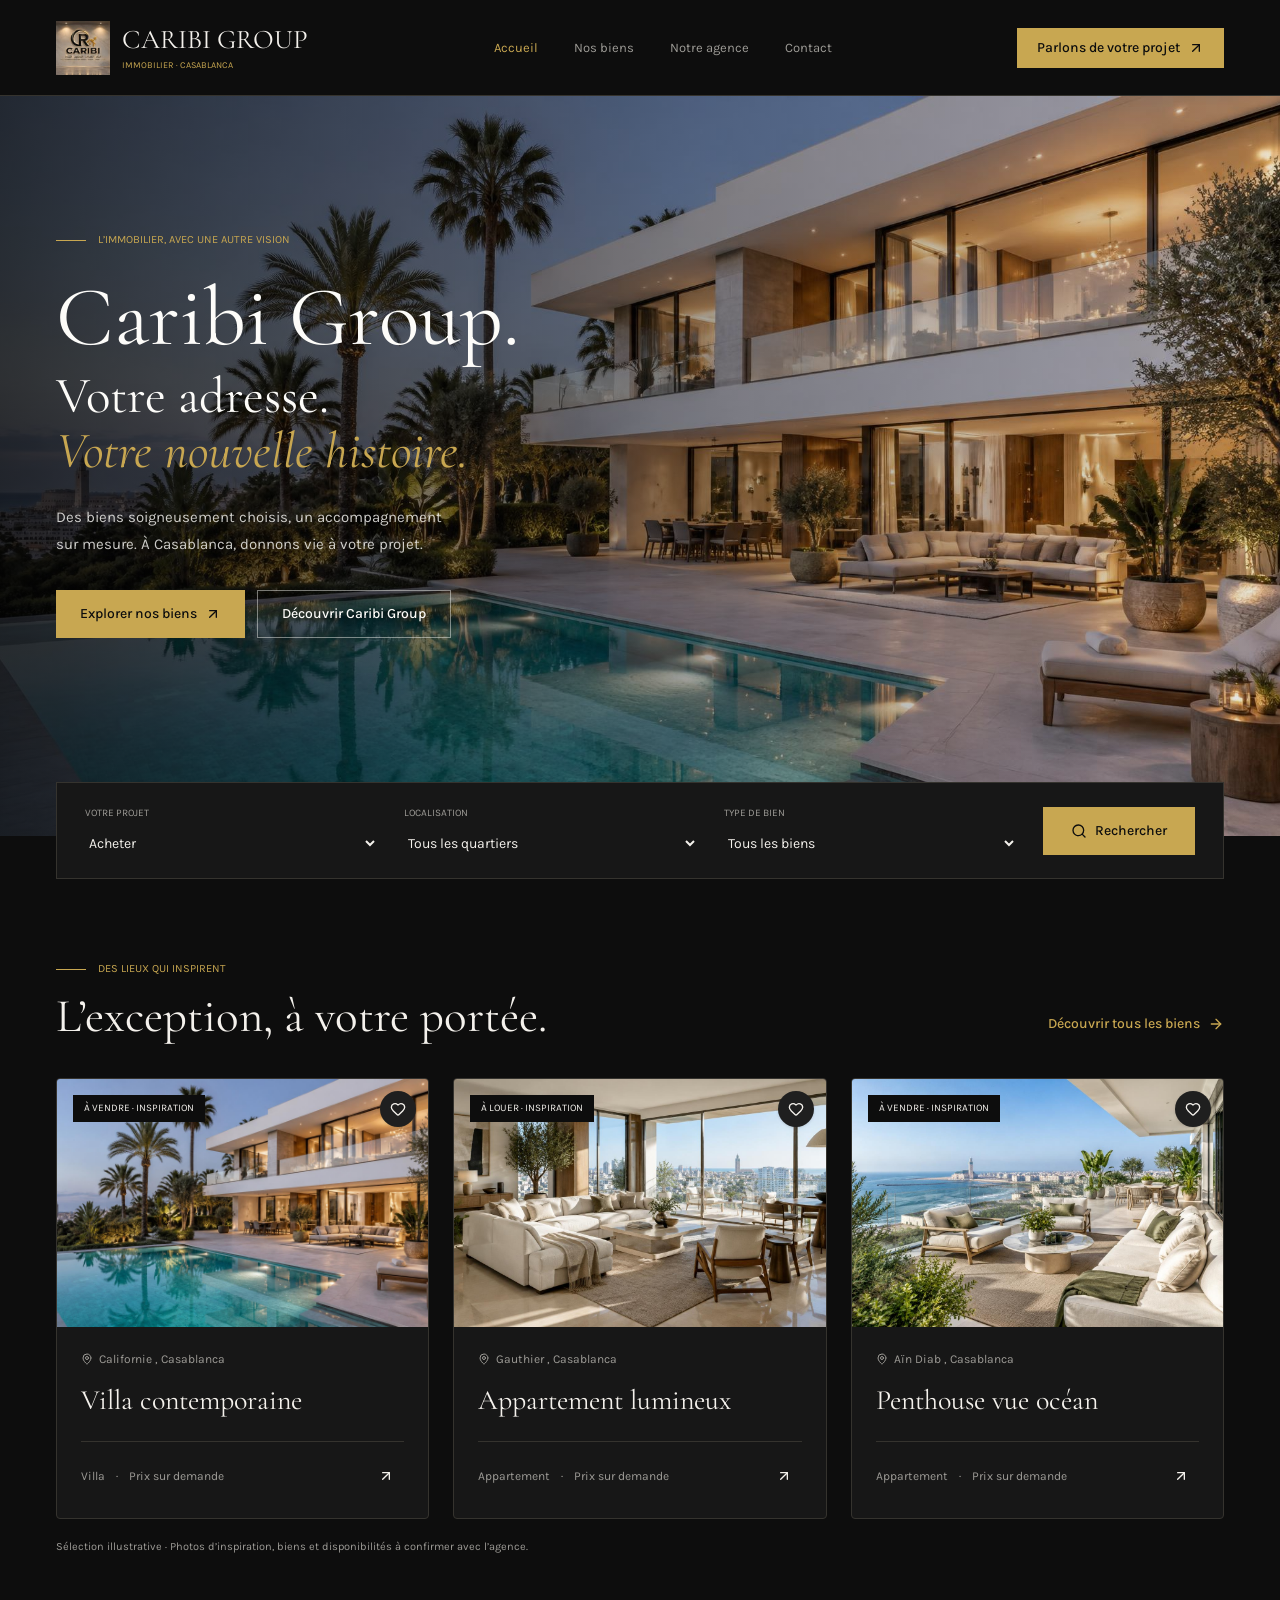
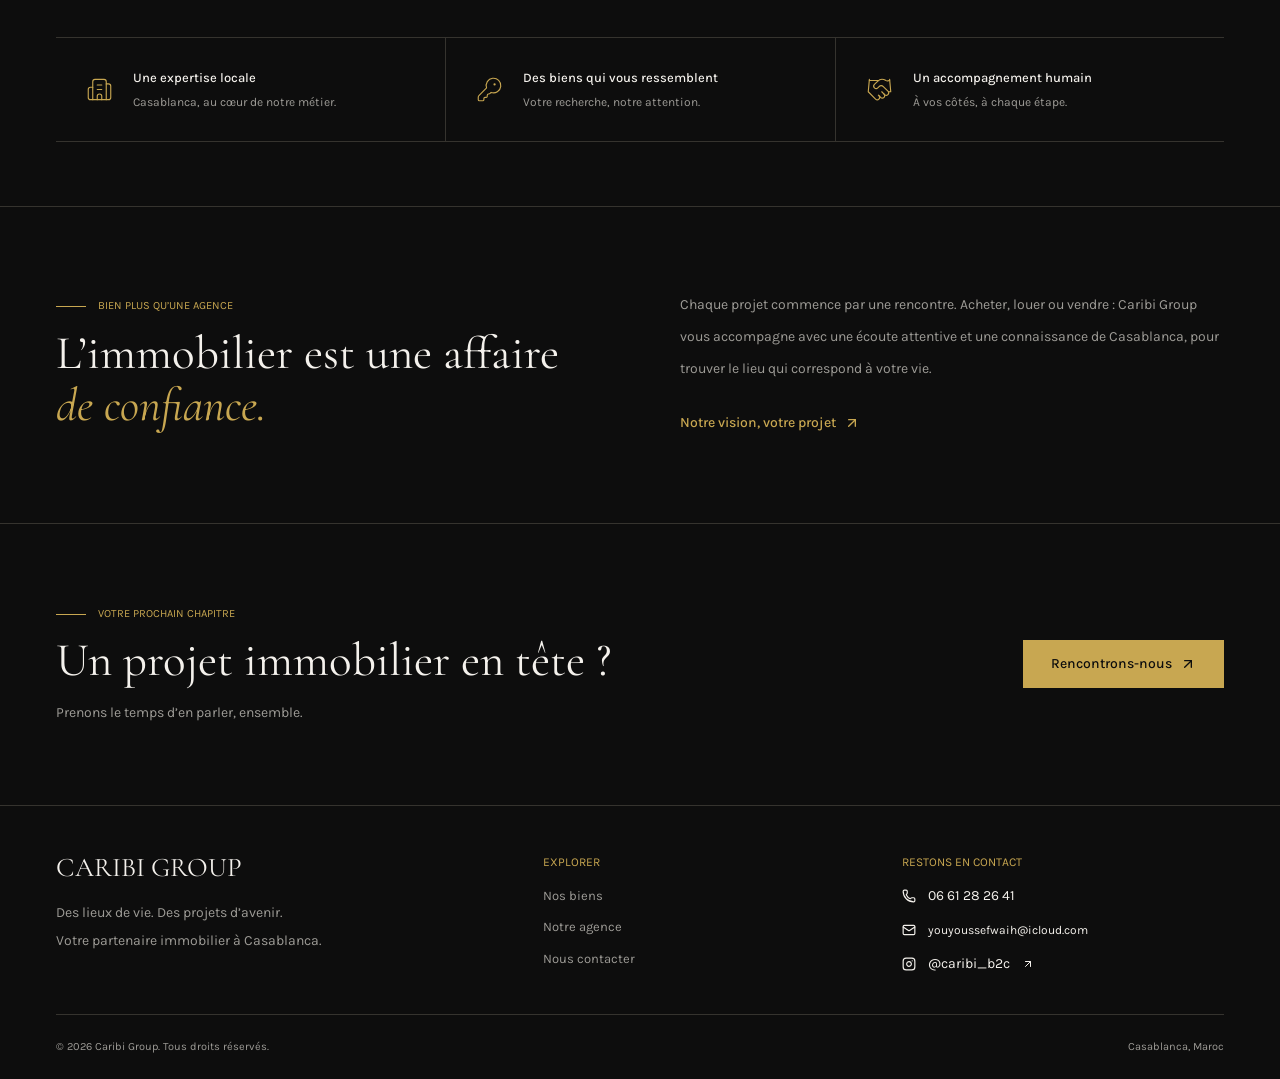
<file: index.html>
<!DOCTYPE html>
<html data-tsd-source="/src/routes/__root.tsx:107:5" lang="fr">
 <head data-tsd-source="/src/routes/__root.tsx:108:7">
  <meta charset="utf-8"/>
  <meta content="width=device-width, initial-scale=1" name="viewport"/>
  <title>
   Caribi Group — Immobilier à Casablanca | Caribi Group
  </title>
  <meta content="Découvrez Caribi Group, votre agence immobilière à Casablanca. Achat, location et accompagnement personnalisé." name="description"/>
  <meta content="Caribi Group — Immobilier à Casablanca | Caribi Group" property="og:title"/>
  <meta content="Découvrez Caribi Group, votre agence immobilière à Casablanca. Achat, location et accompagnement personnalisé." property="og:description"/>
  <meta content="website" property="og:type"/>
  <meta content="summary_large_image" name="twitter:card"/>
  <link href="assets/favicon.png" rel="icon" type="image/png"/>
  <link href="styles.css" rel="stylesheet"/>
 </head>
 <body data-tsd-source="/src/routes/__root.tsx:111:7">
  <!--$-->
  <header class="site-header" data-tsd-source="/src/components/caribi.tsx:31:5">
   <div class="site-container flex h-full items-center justify-between gap-5" data-tsd-source="/src/components/caribi.tsx:31:37">
    <a aria-current="page" aria-label="Caribi Group, accueil" class="flex items-center gap-3 active" data-status="active" data-tsd-source="/src/components/caribi.tsx:32:7" href="index.html">
     <img alt="Logo officiel Caribi" class="rounded-sm" data-tsd-source="/src/components/caribi.tsx:32:91" height="54" src="assets/caribi-logo.jpg" width="54"/>
     <span class="wordmark" data-tsd-source="/src/components/caribi.tsx:32:185">
      CARIBI GROUP
      <small data-tsd-source="/src/components/caribi.tsx:32:224">
       IMMOBILIER · CASABLANCA
      </small>
     </span>
    </a>
    <nav aria-label="Navigation principale" class="desktop-nav flex items-center gap-9" data-tsd-source="/src/components/caribi.tsx:33:7">
     <a aria-current="page" class="nav-link active" data-active="true" data-status="active" data-tsd-source="/src/components/caribi.tsx:33:114" href="index.html">
      Accueil
     </a>
     <a class="nav-link" data-active="false" data-tsd-source="/src/components/caribi.tsx:33:114" href="biens.html">
      Nos biens
     </a>
     <a class="nav-link" data-active="false" data-tsd-source="/src/components/caribi.tsx:33:114" href="agence.html">
      Notre agence
     </a>
     <a class="nav-link" data-active="false" data-tsd-source="/src/components/caribi.tsx:33:114" href="contact.html">
      Contact
     </a>
    </nav>
    <div class="flex items-center gap-3" data-tsd-source="/src/components/caribi.tsx:34:7">
     <a class="inline-flex items-center justify-center gap-2 whitespace-nowrap text-sm font-medium cursor-pointer transition-colors focus-visible:outline-none focus-visible:ring-1 focus-visible:ring-ring disabled:pointer-events-none disabled:opacity-50 disabled:cursor-not-allowed [&amp;_svg]:pointer-events-none [&amp;_svg]:size-4 [&amp;_svg]:shrink-0 bg-primary text-primary-foreground rounded-sm hover:bg-primary/90 shadow-none py-2 desktop-nav h-10 px-5" data-tsd-source="/src/components/caribi.tsx:34:113" href="contact.html">
      Parlons de votre projet
      <svg aria-hidden="true" class="lucide lucide-arrow-up-right" data-tsd-source="/src/components/caribi.tsx:34:157" fill="none" height="24" stroke="currentColor" stroke-linecap="round" stroke-linejoin="round" stroke-width="2" viewbox="0 0 24 24" width="24" xmlns="http://www.w3.org/2000/svg">
       <path d="M7 7h10v10">
       </path>
       <path d="M7 17 17 7">
       </path>
      </svg>
     </a>
     <button aria-label="Ouvrir le menu" class="inline-flex items-center justify-center gap-2 whitespace-nowrap rounded-md text-sm font-medium cursor-pointer transition-colors focus-visible:outline-none focus-visible:ring-1 focus-visible:ring-ring disabled:pointer-events-none disabled:opacity-50 disabled:cursor-not-allowed [&amp;_svg]:pointer-events-none [&amp;_svg]:size-4 [&amp;_svg]:shrink-0 hover:bg-accent hover:text-accent-foreground h-9 w-9 mobile-nav" data-tsd-source="/src/components/caribi.tsx:34:189">
      <svg aria-hidden="true" class="lucide lucide-menu" data-tsd-source="/src/components/caribi.tsx:34:367" fill="none" height="24" stroke="currentColor" stroke-linecap="round" stroke-linejoin="round" stroke-width="2" viewbox="0 0 24 24" width="24" xmlns="http://www.w3.org/2000/svg">
       <path d="M4 5h16">
       </path>
       <path d="M4 12h16">
       </path>
       <path d="M4 19h16">
       </path>
      </svg>
     </button>
    </div>
   </div>
  </header>
  <main data-tsd-source="/src/components/caribi.tsx:37:5">
   <section class="hero" data-tsd-source="/src/routes/index.tsx:9:21">
    <img alt="Villa contemporaine avec piscine et jardin à Casablanca — illustration" class="hero-image" data-tsd-source="/src/routes/index.tsx:9:47" fetchpriority="high" height="1088" src="assets/caribi-villa.jpg" width="1920"/>
    <div class="hero-inner site-container reveal" data-tsd-source="/src/routes/index.tsx:9:214">
     <p class="eyebrow" data-tsd-source="/src/routes/index.tsx:9:264">
      L’immobilier, avec une autre vision
     </p>
     <h1 data-tsd-source="/src/routes/index.tsx:9:326">
      Caribi Group.
     </h1>
     <p class="hero-tagline" data-tsd-source="/src/routes/index.tsx:9:348">
      Votre adresse.
      <br data-tsd-source="/src/routes/index.tsx:9:390"/>
      <em class="text-primary" data-tsd-source="/src/routes/index.tsx:9:396">
       Votre nouvelle histoire.
      </em>
     </p>
     <p class="hero-copy" data-tsd-source="/src/routes/index.tsx:9:458">
      Des biens soigneusement choisis, un accompagnement
      <br class="hidden md:block" data-tsd-source="/src/routes/index.tsx:9:533"/>
      sur mesure. À Casablanca, donnons vie à votre projet.
     </p>
     <div class="flex flex-wrap gap-3 mt-8" data-tsd-source="/src/routes/index.tsx:9:625">
      <a class="inline-flex items-center justify-center gap-2 whitespace-nowrap text-sm font-medium cursor-pointer transition-colors focus-visible:outline-none focus-visible:ring-1 focus-visible:ring-ring disabled:pointer-events-none disabled:opacity-50 disabled:cursor-not-allowed [&amp;_svg]:pointer-events-none [&amp;_svg]:size-4 [&amp;_svg]:shrink-0 bg-primary text-primary-foreground rounded-sm hover:bg-primary/90 shadow-none py-2 h-12 px-6" data-tsd-source="/src/routes/index.tsx:9:721" href="biens.html">
       Explorer nos biens
       <svg aria-hidden="true" class="lucide lucide-arrow-up-right" data-tsd-source="/src/routes/index.tsx:9:758" fill="none" height="24" stroke="currentColor" stroke-linecap="round" stroke-linejoin="round" stroke-width="2" viewbox="0 0 24 24" width="24" xmlns="http://www.w3.org/2000/svg">
        <path d="M7 7h10v10">
        </path>
        <path d="M7 17 17 7">
        </path>
       </svg>
      </a>
      <a class="inline-flex items-center justify-center gap-2 whitespace-nowrap text-sm font-medium cursor-pointer transition-colors focus-visible:outline-none focus-visible:ring-1 focus-visible:ring-ring disabled:pointer-events-none disabled:opacity-50 disabled:cursor-not-allowed [&amp;_svg]:pointer-events-none [&amp;_svg]:size-4 [&amp;_svg]:shrink-0 border border-hero-ink/45 text-hero-ink rounded-sm bg-transparent hover:bg-hero-ink/10 py-2 h-12 px-6" data-tsd-source="/src/routes/index.tsx:9:850" href="agence.html">
       Découvrir Caribi Group
      </a>
     </div>
     <span class="hero-location" data-tsd-source="/src/routes/index.tsx:9:913">
      <svg aria-hidden="true" class="lucide lucide-map-pin" data-tsd-source="/src/routes/index.tsx:9:945" fill="none" height="14" stroke="currentColor" stroke-linecap="round" stroke-linejoin="round" stroke-width="2" viewbox="0 0 24 24" width="14" xmlns="http://www.w3.org/2000/svg">
       <path d="M20 10c0 4.993-5.539 10.193-7.399 11.799a1 1 0 0 1-1.202 0C9.539 20.193 4 14.993 4 10a8 8 0 0 1 16 0">
       </path>
       <circle cx="12" cy="10" r="3">
       </circle>
      </svg>
      Casablanca, Maroc
     </span>
    </div>
   </section>
   <div class="search-wrap site-container" data-tsd-source="/src/routes/index.tsx:9:1006">
    <form class="search-box" data-tsd-source="/src/routes/index.tsx:9:1050">
     <div class="search-grid" data-tsd-source="/src/routes/index.tsx:9:1185">
      <div data-tsd-source="/src/routes/index.tsx:9:1214">
       <label class="field-label" data-tsd-source="/src/routes/index.tsx:9:1219" for="operation">
        Votre projet
       </label>
       <select class="search-select" data-tsd-source="/src/routes/index.tsx:9:1290" id="operation">
        <option data-tsd-source="/src/routes/index.tsx:9:1402" selected="">
         Acheter
        </option>
        <option data-tsd-source="/src/routes/index.tsx:9:1426">
         Louer
        </option>
       </select>
      </div>
      <div data-tsd-source="/src/routes/index.tsx:9:1463">
       <label class="field-label" data-tsd-source="/src/routes/index.tsx:9:1468" for="district">
        Localisation
       </label>
       <select class="search-select" data-tsd-source="/src/routes/index.tsx:9:1538" id="district">
        <option data-tsd-source="/src/routes/index.tsx:9:1647" selected="">
         Tous les quartiers
        </option>
        <option data-tsd-source="/src/routes/index.tsx:9:1682">
         Californie
        </option>
        <option data-tsd-source="/src/routes/index.tsx:9:1709">
         Gauthier
        </option>
        <option data-tsd-source="/src/routes/index.tsx:9:1734">
         Aïn Diab
        </option>
       </select>
      </div>
      <div data-tsd-source="/src/routes/index.tsx:9:1774">
       <label class="field-label" data-tsd-source="/src/routes/index.tsx:9:1779" for="type">
        Type de bien
       </label>
       <select class="search-select" data-tsd-source="/src/routes/index.tsx:9:1845" id="type">
        <option data-tsd-source="/src/routes/index.tsx:9:1942" selected="">
         Tous les biens
        </option>
        <option data-tsd-source="/src/routes/index.tsx:9:1973">
         Villa
        </option>
        <option data-tsd-source="/src/routes/index.tsx:9:1995">
         Appartement
        </option>
       </select>
      </div>
      <button class="inline-flex items-center justify-center gap-2 whitespace-nowrap text-sm font-medium cursor-pointer transition-colors focus-visible:outline-none focus-visible:ring-1 focus-visible:ring-ring disabled:pointer-events-none disabled:opacity-50 disabled:cursor-not-allowed [&amp;_svg]:pointer-events-none [&amp;_svg]:size-4 [&amp;_svg]:shrink-0 bg-primary text-primary-foreground rounded-sm hover:bg-primary/90 shadow-none py-2 h-12 px-7" data-tsd-source="/src/routes/index.tsx:9:2038" type="submit">
       <svg aria-hidden="true" class="lucide lucide-search" data-tsd-source="/src/routes/index.tsx:9:2097" fill="none" height="24" stroke="currentColor" stroke-linecap="round" stroke-linejoin="round" stroke-width="2" viewbox="0 0 24 24" width="24" xmlns="http://www.w3.org/2000/svg">
        <path d="m21 21-4.34-4.34">
        </path>
        <circle cx="11" cy="11" r="8">
        </circle>
       </svg>
       Rechercher
      </button>
     </div>
    </form>
   </div>
   <section class="section site-container" data-tsd-source="/src/routes/index.tsx:9:2146">
    <div class="flex flex-col sm:flex-row sm:items-end justify-between gap-6 mb-9" data-tsd-source="/src/routes/index.tsx:9:2190">
     <div data-tsd-source="/src/routes/index.tsx:9:2273">
      <p class="eyebrow" data-tsd-source="/src/routes/index.tsx:9:2278">
       Des lieux qui inspirent
      </p>
      <h2 class="section-heading" data-tsd-source="/src/routes/index.tsx:9:2328">
       L’exception, à votre portée.
      </h2>
     </div>
     <a class="inline-flex items-center gap-2 whitespace-nowrap rounded-md text-sm font-medium cursor-pointer transition-colors focus-visible:outline-none focus-visible:ring-1 focus-visible:ring-ring disabled:pointer-events-none disabled:opacity-50 disabled:cursor-not-allowed [&amp;_svg]:pointer-events-none [&amp;_svg]:size-4 [&amp;_svg]:shrink-0 text-primary underline-offset-4 hover:underline h-9 py-2 px-0 justify-start" data-tsd-source="/src/routes/index.tsx:9:2461" href="biens.html">
      Découvrir tous les biens
      <svg aria-hidden="true" class="lucide lucide-arrow-right" data-tsd-source="/src/routes/index.tsx:9:2504" fill="none" height="24" stroke="currentColor" stroke-linecap="round" stroke-linejoin="round" stroke-width="2" viewbox="0 0 24 24" width="24" xmlns="http://www.w3.org/2000/svg">
       <path d="M5 12h14">
       </path>
       <path d="m12 5 7 7-7 7">
       </path>
      </svg>
     </a>
    </div>
    <div class="grid md:grid-cols-3 gap-6" data-tsd-source="/src/routes/index.tsx:9:2540">
     <article class="property-card" data-district="Californie" data-operation="Acheter" data-tsd-source="/src/components/caribi.tsx:44:10" data-type="Villa">
      <div class="relative overflow-hidden" data-tsd-source="/src/components/caribi.tsx:44:45">
       <a data-tsd-source="/src/components/caribi.tsx:44:87" href="villa.html">
        <img alt="Villa contemporaine" class="property-image" data-tsd-source="/src/components/caribi.tsx:44:138" height="800" loading="lazy" src="assets/caribi-villa.jpg" width="1200"/>
       </a>
       <span class="property-badge" data-tsd-source="/src/components/caribi.tsx:44:262">
        À VENDRE
        <!-- -->
        · INSPIRATION
       </span>
       <button aria-label="Ajouter aux favoris" class="inline-flex items-center justify-center gap-2 whitespace-nowrap text-sm font-medium cursor-pointer transition-colors focus-visible:outline-none focus-visible:ring-1 focus-visible:ring-ring disabled:pointer-events-none disabled:opacity-50 disabled:cursor-not-allowed [&amp;_svg]:pointer-events-none [&amp;_svg]:size-4 [&amp;_svg]:shrink-0 bg-secondary text-secondary-foreground shadow-sm hover:bg-secondary/80 h-9 w-9 absolute right-3 top-3 rounded-full" data-tsd-source="/src/components/caribi.tsx:44:375">
        <svg aria-hidden="true" class="lucide lucide-heart" data-tsd-source="/src/components/caribi.tsx:44:563" fill="none" height="24" stroke="currentColor" stroke-linecap="round" stroke-linejoin="round" stroke-width="2" viewbox="0 0 24 24" width="24" xmlns="http://www.w3.org/2000/svg">
         <path d="M2 9.5a5.5 5.5 0 0 1 9.591-3.676.56.56 0 0 0 .818 0A5.49 5.49 0 0 1 22 9.5c0 2.29-1.5 4-3 5.5l-5.492 5.313a2 2 0 0 1-3 .019L5 15c-1.5-1.5-3-3.2-3-5.5">
         </path>
        </svg>
       </button>
      </div>
      <div class="p-6" data-tsd-source="/src/components/caribi.tsx:44:640">
       <p class="text-muted-foreground text-xs flex items-center gap-1.5 mb-3" data-tsd-source="/src/components/caribi.tsx:44:661">
        <svg aria-hidden="true" class="lucide lucide-map-pin" data-tsd-source="/src/components/caribi.tsx:44:737" fill="none" height="12" stroke="currentColor" stroke-linecap="round" stroke-linejoin="round" stroke-width="2" viewbox="0 0 24 24" width="12" xmlns="http://www.w3.org/2000/svg">
         <path d="M20 10c0 4.993-5.539 10.193-7.399 11.799a1 1 0 0 1-1.202 0C9.539 20.193 4 14.993 4 10a8 8 0 0 1 16 0">
         </path>
         <circle cx="12" cy="10" r="3">
         </circle>
        </svg>
        Californie
        <!-- -->
        , Casablanca
       </p>
       <a data-tsd-source="/src/components/caribi.tsx:44:792" href="villa.html">
        <h3 data-tsd-source="/src/components/caribi.tsx:44:843">
         Villa contemporaine
        </h3>
       </a>
       <div class="flex items-center justify-between border-t border-border mt-5 pt-4" data-tsd-source="/src/components/caribi.tsx:44:875">
        <span class="text-xs text-muted-foreground" data-tsd-source="/src/components/caribi.tsx:44:959">
         Villa
         <!-- -->
         <span class="mx-2" data-tsd-source="/src/components/caribi.tsx:44:1023">
          ·
         </span>
         Prix sur demande
        </span>
        <a aria-label="Découvrir Villa contemporaine" class="inline-flex items-center justify-center gap-2 whitespace-nowrap rounded-md text-sm font-medium cursor-pointer transition-colors focus-visible:outline-none focus-visible:ring-1 focus-visible:ring-ring disabled:pointer-events-none disabled:opacity-50 disabled:cursor-not-allowed [&amp;_svg]:pointer-events-none [&amp;_svg]:size-4 [&amp;_svg]:shrink-0 hover:bg-accent hover:text-accent-foreground h-9 w-9" data-tsd-source="/src/components/caribi.tsx:44:1122" href="villa.html">
         <svg aria-hidden="true" class="lucide lucide-arrow-up-right" data-tsd-source="/src/components/caribi.tsx:44:1216" fill="none" height="24" stroke="currentColor" stroke-linecap="round" stroke-linejoin="round" stroke-width="2" viewbox="0 0 24 24" width="24" xmlns="http://www.w3.org/2000/svg">
          <path d="M7 7h10v10">
          </path>
          <path d="M7 17 17 7">
          </path>
         </svg>
        </a>
       </div>
      </div>
     </article>
     <article class="property-card" data-district="Gauthier" data-operation="Louer" data-tsd-source="/src/components/caribi.tsx:44:10" data-type="Appartement">
      <div class="relative overflow-hidden" data-tsd-source="/src/components/caribi.tsx:44:45">
       <a data-tsd-source="/src/components/caribi.tsx:44:87" href="appartement.html">
        <img alt="Appartement lumineux" class="property-image" data-tsd-source="/src/components/caribi.tsx:44:138" height="800" loading="lazy" src="assets/caribi-apartment.jpg" width="1200"/>
       </a>
       <span class="property-badge" data-tsd-source="/src/components/caribi.tsx:44:262">
        À LOUER
        <!-- -->
        · INSPIRATION
       </span>
       <button aria-label="Ajouter aux favoris" class="inline-flex items-center justify-center gap-2 whitespace-nowrap text-sm font-medium cursor-pointer transition-colors focus-visible:outline-none focus-visible:ring-1 focus-visible:ring-ring disabled:pointer-events-none disabled:opacity-50 disabled:cursor-not-allowed [&amp;_svg]:pointer-events-none [&amp;_svg]:size-4 [&amp;_svg]:shrink-0 bg-secondary text-secondary-foreground shadow-sm hover:bg-secondary/80 h-9 w-9 absolute right-3 top-3 rounded-full" data-tsd-source="/src/components/caribi.tsx:44:375">
        <svg aria-hidden="true" class="lucide lucide-heart" data-tsd-source="/src/components/caribi.tsx:44:563" fill="none" height="24" stroke="currentColor" stroke-linecap="round" stroke-linejoin="round" stroke-width="2" viewbox="0 0 24 24" width="24" xmlns="http://www.w3.org/2000/svg">
         <path d="M2 9.5a5.5 5.5 0 0 1 9.591-3.676.56.56 0 0 0 .818 0A5.49 5.49 0 0 1 22 9.5c0 2.29-1.5 4-3 5.5l-5.492 5.313a2 2 0 0 1-3 .019L5 15c-1.5-1.5-3-3.2-3-5.5">
         </path>
        </svg>
       </button>
      </div>
      <div class="p-6" data-tsd-source="/src/components/caribi.tsx:44:640">
       <p class="text-muted-foreground text-xs flex items-center gap-1.5 mb-3" data-tsd-source="/src/components/caribi.tsx:44:661">
        <svg aria-hidden="true" class="lucide lucide-map-pin" data-tsd-source="/src/components/caribi.tsx:44:737" fill="none" height="12" stroke="currentColor" stroke-linecap="round" stroke-linejoin="round" stroke-width="2" viewbox="0 0 24 24" width="12" xmlns="http://www.w3.org/2000/svg">
         <path d="M20 10c0 4.993-5.539 10.193-7.399 11.799a1 1 0 0 1-1.202 0C9.539 20.193 4 14.993 4 10a8 8 0 0 1 16 0">
         </path>
         <circle cx="12" cy="10" r="3">
         </circle>
        </svg>
        Gauthier
        <!-- -->
        , Casablanca
       </p>
       <a data-tsd-source="/src/components/caribi.tsx:44:792" href="appartement.html">
        <h3 data-tsd-source="/src/components/caribi.tsx:44:843">
         Appartement lumineux
        </h3>
       </a>
       <div class="flex items-center justify-between border-t border-border mt-5 pt-4" data-tsd-source="/src/components/caribi.tsx:44:875">
        <span class="text-xs text-muted-foreground" data-tsd-source="/src/components/caribi.tsx:44:959">
         Appartement
         <!-- -->
         <span class="mx-2" data-tsd-source="/src/components/caribi.tsx:44:1023">
          ·
         </span>
         Prix sur demande
        </span>
        <a aria-label="Découvrir Appartement lumineux" class="inline-flex items-center justify-center gap-2 whitespace-nowrap rounded-md text-sm font-medium cursor-pointer transition-colors focus-visible:outline-none focus-visible:ring-1 focus-visible:ring-ring disabled:pointer-events-none disabled:opacity-50 disabled:cursor-not-allowed [&amp;_svg]:pointer-events-none [&amp;_svg]:size-4 [&amp;_svg]:shrink-0 hover:bg-accent hover:text-accent-foreground h-9 w-9" data-tsd-source="/src/components/caribi.tsx:44:1122" href="appartement.html">
         <svg aria-hidden="true" class="lucide lucide-arrow-up-right" data-tsd-source="/src/components/caribi.tsx:44:1216" fill="none" height="24" stroke="currentColor" stroke-linecap="round" stroke-linejoin="round" stroke-width="2" viewbox="0 0 24 24" width="24" xmlns="http://www.w3.org/2000/svg">
          <path d="M7 7h10v10">
          </path>
          <path d="M7 17 17 7">
          </path>
         </svg>
        </a>
       </div>
      </div>
     </article>
     <article class="property-card" data-district="Aïn Diab" data-operation="Acheter" data-tsd-source="/src/components/caribi.tsx:44:10" data-type="Appartement">
      <div class="relative overflow-hidden" data-tsd-source="/src/components/caribi.tsx:44:45">
       <a data-tsd-source="/src/components/caribi.tsx:44:87" href="penthouse.html">
        <img alt="Penthouse vue océan" class="property-image" data-tsd-source="/src/components/caribi.tsx:44:138" height="800" loading="lazy" src="assets/caribi-terrace.jpg" width="1200"/>
       </a>
       <span class="property-badge" data-tsd-source="/src/components/caribi.tsx:44:262">
        À VENDRE
        <!-- -->
        · INSPIRATION
       </span>
       <button aria-label="Ajouter aux favoris" class="inline-flex items-center justify-center gap-2 whitespace-nowrap text-sm font-medium cursor-pointer transition-colors focus-visible:outline-none focus-visible:ring-1 focus-visible:ring-ring disabled:pointer-events-none disabled:opacity-50 disabled:cursor-not-allowed [&amp;_svg]:pointer-events-none [&amp;_svg]:size-4 [&amp;_svg]:shrink-0 bg-secondary text-secondary-foreground shadow-sm hover:bg-secondary/80 h-9 w-9 absolute right-3 top-3 rounded-full" data-tsd-source="/src/components/caribi.tsx:44:375">
        <svg aria-hidden="true" class="lucide lucide-heart" data-tsd-source="/src/components/caribi.tsx:44:563" fill="none" height="24" stroke="currentColor" stroke-linecap="round" stroke-linejoin="round" stroke-width="2" viewbox="0 0 24 24" width="24" xmlns="http://www.w3.org/2000/svg">
         <path d="M2 9.5a5.5 5.5 0 0 1 9.591-3.676.56.56 0 0 0 .818 0A5.49 5.49 0 0 1 22 9.5c0 2.29-1.5 4-3 5.5l-5.492 5.313a2 2 0 0 1-3 .019L5 15c-1.5-1.5-3-3.2-3-5.5">
         </path>
        </svg>
       </button>
      </div>
      <div class="p-6" data-tsd-source="/src/components/caribi.tsx:44:640">
       <p class="text-muted-foreground text-xs flex items-center gap-1.5 mb-3" data-tsd-source="/src/components/caribi.tsx:44:661">
        <svg aria-hidden="true" class="lucide lucide-map-pin" data-tsd-source="/src/components/caribi.tsx:44:737" fill="none" height="12" stroke="currentColor" stroke-linecap="round" stroke-linejoin="round" stroke-width="2" viewbox="0 0 24 24" width="12" xmlns="http://www.w3.org/2000/svg">
         <path d="M20 10c0 4.993-5.539 10.193-7.399 11.799a1 1 0 0 1-1.202 0C9.539 20.193 4 14.993 4 10a8 8 0 0 1 16 0">
         </path>
         <circle cx="12" cy="10" r="3">
         </circle>
        </svg>
        Aïn Diab
        <!-- -->
        , Casablanca
       </p>
       <a data-tsd-source="/src/components/caribi.tsx:44:792" href="penthouse.html">
        <h3 data-tsd-source="/src/components/caribi.tsx:44:843">
         Penthouse vue océan
        </h3>
       </a>
       <div class="flex items-center justify-between border-t border-border mt-5 pt-4" data-tsd-source="/src/components/caribi.tsx:44:875">
        <span class="text-xs text-muted-foreground" data-tsd-source="/src/components/caribi.tsx:44:959">
         Appartement
         <!-- -->
         <span class="mx-2" data-tsd-source="/src/components/caribi.tsx:44:1023">
          ·
         </span>
         Prix sur demande
        </span>
        <a aria-label="Découvrir Penthouse vue océan" class="inline-flex items-center justify-center gap-2 whitespace-nowrap rounded-md text-sm font-medium cursor-pointer transition-colors focus-visible:outline-none focus-visible:ring-1 focus-visible:ring-ring disabled:pointer-events-none disabled:opacity-50 disabled:cursor-not-allowed [&amp;_svg]:pointer-events-none [&amp;_svg]:size-4 [&amp;_svg]:shrink-0 hover:bg-accent hover:text-accent-foreground h-9 w-9" data-tsd-source="/src/components/caribi.tsx:44:1122" href="penthouse.html">
         <svg aria-hidden="true" class="lucide lucide-arrow-up-right" data-tsd-source="/src/components/caribi.tsx:44:1216" fill="none" height="24" stroke="currentColor" stroke-linecap="round" stroke-linejoin="round" stroke-width="2" viewbox="0 0 24 24" width="24" xmlns="http://www.w3.org/2000/svg">
          <path d="M7 7h10v10">
          </path>
          <path d="M7 17 17 7">
          </path>
         </svg>
        </a>
       </div>
      </div>
     </article>
    </div>
    <p class="text-muted-foreground text-[11px] mt-5" data-tsd-source="/src/routes/index.tsx:9:2652">
     Sélection illustrative · Photos d’inspiration, biens et disponibilités à confirmer avec l’agence.
    </p>
   </section>
   <div class="site-container pb-16" data-tsd-source="/src/routes/index.tsx:9:2817">
    <div class="service-row" data-tsd-source="/src/components/caribi.tsx:47:37">
     <div class="service-item" data-tsd-source="/src/components/caribi.tsx:47:66">
      <svg aria-hidden="true" class="lucide lucide-building2 lucide-building-2 text-primary shrink-0" data-tsd-source="/src/components/caribi.tsx:47:96" fill="none" height="27" stroke="currentColor" stroke-linecap="round" stroke-linejoin="round" stroke-width="1" viewbox="0 0 24 24" width="27" xmlns="http://www.w3.org/2000/svg">
       <path d="M10 12h4">
       </path>
       <path d="M10 8h4">
       </path>
       <path d="M14 21v-3a2 2 0 0 0-4 0v3">
       </path>
       <path d="M6 10H4a2 2 0 0 0-2 2v7a2 2 0 0 0 2 2h16a2 2 0 0 0 2-2V9a2 2 0 0 0-2-2h-2">
       </path>
       <path d="M6 21V5a2 2 0 0 1 2-2h8a2 2 0 0 1 2 2v16">
       </path>
      </svg>
      <div data-tsd-source="/src/components/caribi.tsx:47:169">
       <h3 data-tsd-source="/src/components/caribi.tsx:47:174">
        Une expertise locale
       </h3>
       <p data-tsd-source="/src/components/caribi.tsx:47:203">
        Casablanca, au cœur de notre métier.
       </p>
      </div>
     </div>
     <div class="service-item" data-tsd-source="/src/components/caribi.tsx:47:258">
      <svg aria-hidden="true" class="lucide lucide-key-round text-primary shrink-0" data-tsd-source="/src/components/caribi.tsx:47:288" fill="none" height="27" stroke="currentColor" stroke-linecap="round" stroke-linejoin="round" stroke-width="1" viewbox="0 0 24 24" width="27" xmlns="http://www.w3.org/2000/svg">
       <path d="M2.586 17.414A2 2 0 0 0 2 18.828V21a1 1 0 0 0 1 1h3a1 1 0 0 0 1-1v-1a1 1 0 0 1 1-1h1a1 1 0 0 0 1-1v-1a1 1 0 0 1 1-1h.172a2 2 0 0 0 1.414-.586l.814-.814a6.5 6.5 0 1 0-4-4z">
       </path>
       <circle cx="16.5" cy="7.5" fill="currentColor" r=".5">
       </circle>
      </svg>
      <div data-tsd-source="/src/components/caribi.tsx:47:360">
       <h3 data-tsd-source="/src/components/caribi.tsx:47:365">
        Des biens qui vous ressemblent
       </h3>
       <p data-tsd-source="/src/components/caribi.tsx:47:404">
        Votre recherche, notre attention.
       </p>
      </div>
     </div>
     <div class="service-item" data-tsd-source="/src/components/caribi.tsx:47:456">
      <svg aria-hidden="true" class="lucide lucide-handshake text-primary shrink-0" data-tsd-source="/src/components/caribi.tsx:47:486" fill="none" height="27" stroke="currentColor" stroke-linecap="round" stroke-linejoin="round" stroke-width="1" viewbox="0 0 24 24" width="27" xmlns="http://www.w3.org/2000/svg">
       <path d="m11 17 2 2a1 1 0 1 0 3-3">
       </path>
       <path d="m14 14 2.5 2.5a1 1 0 1 0 3-3l-3.88-3.88a3 3 0 0 0-4.24 0l-.88.88a1 1 0 1 1-3-3l2.81-2.81a5.79 5.79 0 0 1 7.06-.87l.47.28a2 2 0 0 0 1.42.25L21 4">
       </path>
       <path d="m21 3 1 11h-2">
       </path>
       <path d="M3 3 2 14l6.5 6.5a1 1 0 1 0 3-3">
       </path>
       <path d="M3 4h8">
       </path>
      </svg>
      <div data-tsd-source="/src/components/caribi.tsx:47:559">
       <h3 data-tsd-source="/src/components/caribi.tsx:47:564">
        Un accompagnement humain
       </h3>
       <p data-tsd-source="/src/components/caribi.tsx:47:597">
        À vos côtés, à chaque étape.
       </p>
      </div>
     </div>
    </div>
   </div>
   <section class="section border-t border-border" data-tsd-source="/src/routes/index.tsx:9:2873">
    <div class="site-container grid md:grid-cols-2 gap-10 md:gap-20 items-center" data-tsd-source="/src/routes/index.tsx:9:2925">
     <div data-tsd-source="/src/routes/index.tsx:9:3007">
      <p class="eyebrow" data-tsd-source="/src/routes/index.tsx:9:3012">
       Bien plus qu’une agence
      </p>
      <h2 class="section-heading" data-tsd-source="/src/routes/index.tsx:9:3062">
       L’immobilier est une affaire
       <br data-tsd-source="/src/routes/index.tsx:9:3122"/>
       <em class="text-primary" data-tsd-source="/src/routes/index.tsx:9:3128">
        de confiance.
       </em>
      </h2>
     </div>
     <div data-tsd-source="/src/routes/index.tsx:9:3186">
      <p class="text-muted-foreground leading-8 text-sm" data-tsd-source="/src/routes/index.tsx:9:3191">
       Chaque projet commence par une rencontre. Acheter, louer ou vendre : Caribi Group vous accompagne avec une écoute attentive et une connaissance de Casablanca, pour trouver le lieu qui correspond à votre vie.
      </p>
      <a class="inline-flex items-center justify-center gap-2 whitespace-nowrap rounded-md text-sm font-medium cursor-pointer transition-colors focus-visible:outline-none focus-visible:ring-1 focus-visible:ring-ring disabled:pointer-events-none disabled:opacity-50 disabled:cursor-not-allowed [&amp;_svg]:pointer-events-none [&amp;_svg]:size-4 [&amp;_svg]:shrink-0 text-primary underline-offset-4 hover:underline h-9 py-2 px-0 mt-5" data-tsd-source="/src/routes/index.tsx:9:3510" href="agence.html">
       Notre vision, votre projet
       <svg aria-hidden="true" class="lucide lucide-arrow-up-right" data-tsd-source="/src/routes/index.tsx:9:3556" fill="none" height="24" stroke="currentColor" stroke-linecap="round" stroke-linejoin="round" stroke-width="2" viewbox="0 0 24 24" width="24" xmlns="http://www.w3.org/2000/svg">
        <path d="M7 7h10v10">
        </path>
        <path d="M7 17 17 7">
        </path>
       </svg>
      </a>
     </div>
    </div>
   </section>
   <section class="border-t border-border section" data-tsd-source="/src/components/caribi.tsx:49:43">
    <div class="site-container flex flex-col md:flex-row md:items-center justify-between gap-8" data-tsd-source="/src/components/caribi.tsx:49:95">
     <div data-tsd-source="/src/components/caribi.tsx:49:191">
      <p class="eyebrow" data-tsd-source="/src/components/caribi.tsx:49:196">
       Votre prochain chapitre
      </p>
      <h2 class="section-heading" data-tsd-source="/src/components/caribi.tsx:49:246">
       Un projet immobilier en tête ?
      </h2>
      <p class="text-muted-foreground mt-4 text-sm" data-tsd-source="/src/components/caribi.tsx:49:313">
       Prenons le temps d’en parler, ensemble.
      </p>
     </div>
     <a class="inline-flex items-center justify-center gap-2 whitespace-nowrap text-sm font-medium cursor-pointer transition-colors focus-visible:outline-none focus-visible:ring-1 focus-visible:ring-ring disabled:pointer-events-none disabled:opacity-50 disabled:cursor-not-allowed [&amp;_svg]:pointer-events-none [&amp;_svg]:size-4 [&amp;_svg]:shrink-0 bg-primary text-primary-foreground rounded-sm hover:bg-primary/90 shadow-none py-2 h-12 px-7 self-start md:self-auto" data-tsd-source="/src/components/caribi.tsx:49:489" href="contact.html">
      Rencontrons-nous
      <svg aria-hidden="true" class="lucide lucide-arrow-up-right" data-tsd-source="/src/components/caribi.tsx:49:526" fill="none" height="24" stroke="currentColor" stroke-linecap="round" stroke-linejoin="round" stroke-width="2" viewbox="0 0 24 24" width="24" xmlns="http://www.w3.org/2000/svg">
       <path d="M7 7h10v10">
       </path>
       <path d="M7 17 17 7">
       </path>
      </svg>
     </a>
    </div>
   </section>
  </main>
  <footer class="border-t border-border pt-12 pb-6" data-tsd-source="/src/components/caribi.tsx:38:5">
   <div class="site-container" data-tsd-source="/src/components/caribi.tsx:38:59">
    <div class="grid gap-9 md:grid-cols-[1.4fr_1fr_1fr] pb-10" data-tsd-source="/src/components/caribi.tsx:38:91">
     <div data-tsd-source="/src/components/caribi.tsx:38:154">
      <span class="wordmark" data-tsd-source="/src/components/caribi.tsx:38:159">
       CARIBI GROUP
      </span>
      <p class="text-muted-foreground text-sm mt-4 max-w-xs leading-7" data-tsd-source="/src/components/caribi.tsx:38:205">
       Des lieux de vie. Des projets d’avenir.
       <br data-tsd-source="/src/components/caribi.tsx:38:313"/>
       Votre partenaire immobilier à Casablanca.
      </p>
     </div>
     <div data-tsd-source="/src/components/caribi.tsx:38:370">
      <p class="text-xs text-primary mb-4" data-tsd-source="/src/components/caribi.tsx:38:375">
       EXPLORER
      </p>
      <div class="flex flex-col gap-3" data-tsd-source="/src/components/caribi.tsx:38:428">
       <a class="nav-link" data-tsd-source="/src/components/caribi.tsx:38:465" href="biens.html">
        Nos biens
       </a>
       <a class="nav-link" data-tsd-source="/src/components/caribi.tsx:38:520" href="agence.html">
        Notre agence
       </a>
       <a class="nav-link" data-tsd-source="/src/components/caribi.tsx:38:579" href="contact.html">
        Nous contacter
       </a>
      </div>
     </div>
     <div data-tsd-source="/src/components/caribi.tsx:38:653">
      <p class="text-xs text-primary mb-4" data-tsd-source="/src/components/caribi.tsx:38:658">
       RESTONS EN CONTACT
      </p>
      <a class="flex gap-3 items-center text-sm" data-tsd-source="/src/components/caribi.tsx:38:721" href="tel:+212661282641">
       <svg aria-hidden="true" class="lucide lucide-phone" data-tsd-source="/src/components/caribi.tsx:38:793" fill="none" height="14" stroke="currentColor" stroke-linecap="round" stroke-linejoin="round" stroke-width="2" viewbox="0 0 24 24" width="14" xmlns="http://www.w3.org/2000/svg">
        <path d="M13.832 16.568a1 1 0 0 0 1.213-.303l.355-.465A2 2 0 0 1 17 15h3a2 2 0 0 1 2 2v3a2 2 0 0 1-2 2A18 18 0 0 1 2 4a2 2 0 0 1 2-2h3a2 2 0 0 1 2 2v3a2 2 0 0 1-.8 1.6l-.468.351a1 1 0 0 0-.292 1.233 14 14 0 0 0 6.392 6.384">
        </path>
       </svg>
       06 61 28 26 41
      </a>
      <a class="flex gap-3 items-center text-xs mt-4 break-all" data-tsd-source="/src/components/caribi.tsx:38:831" href="mailto:youyoussefwaih@icloud.com">
       <svg aria-hidden="true" class="lucide lucide-mail shrink-0" data-tsd-source="/src/components/caribi.tsx:38:933" fill="none" height="14" stroke="currentColor" stroke-linecap="round" stroke-linejoin="round" stroke-width="2" viewbox="0 0 24 24" width="14" xmlns="http://www.w3.org/2000/svg">
        <path d="m22 7-8.991 5.727a2 2 0 0 1-2.009 0L2 7">
        </path>
        <rect height="16" rx="2" width="20" x="2" y="4">
        </rect>
       </svg>
       youyoussefwaih@icloud.com
      </a>
      <a class="flex gap-3 items-center text-sm mt-4" data-tsd-source="/src/components/caribi.tsx:38:1002" href="https://www.instagram.com/caribi_b2c/" rel="noopener noreferrer" target="_blank">
       <svg aria-hidden="true" class="lucide lucide-instagram" data-tsd-source="/src/components/caribi.tsx:38:1141" fill="none" height="14" stroke="currentColor" stroke-linecap="round" stroke-linejoin="round" stroke-width="2" viewbox="0 0 24 24" width="14" xmlns="http://www.w3.org/2000/svg">
        <rect height="20" rx="5" ry="5" width="20" x="2" y="2">
        </rect>
        <path d="M16 11.37A4 4 0 1 1 12.63 8 4 4 0 0 1 16 11.37z">
        </path>
        <line x1="17.5" x2="17.51" y1="6.5" y2="6.5">
        </line>
       </svg>
       @caribi_b2c
       <svg aria-hidden="true" class="lucide lucide-arrow-up-right" data-tsd-source="/src/components/caribi.tsx:38:1177" fill="none" height="12" stroke="currentColor" stroke-linecap="round" stroke-linejoin="round" stroke-width="2" viewbox="0 0 24 24" width="12" xmlns="http://www.w3.org/2000/svg">
        <path d="M7 7h10v10">
        </path>
        <path d="M7 17 17 7">
        </path>
       </svg>
      </a>
     </div>
    </div>
    <div class="border-t border-border pt-6 text-[11px] text-muted-foreground flex flex-wrap justify-between gap-3" data-tsd-source="/src/components/caribi.tsx:38:1219">
     <span data-tsd-source="/src/components/caribi.tsx:38:1335">
      ©
      <!-- -->
      2026
      <!-- -->
      Caribi Group. Tous droits réservés.
     </span>
     <span data-tsd-source="/src/components/caribi.tsx:38:1412">
      Casablanca, Maroc
     </span>
    </div>
   </div>
  </footer>
  <!--/$-->
  <script defer="True" src="script.js">
  </script>
 </body>
</html>
</file>
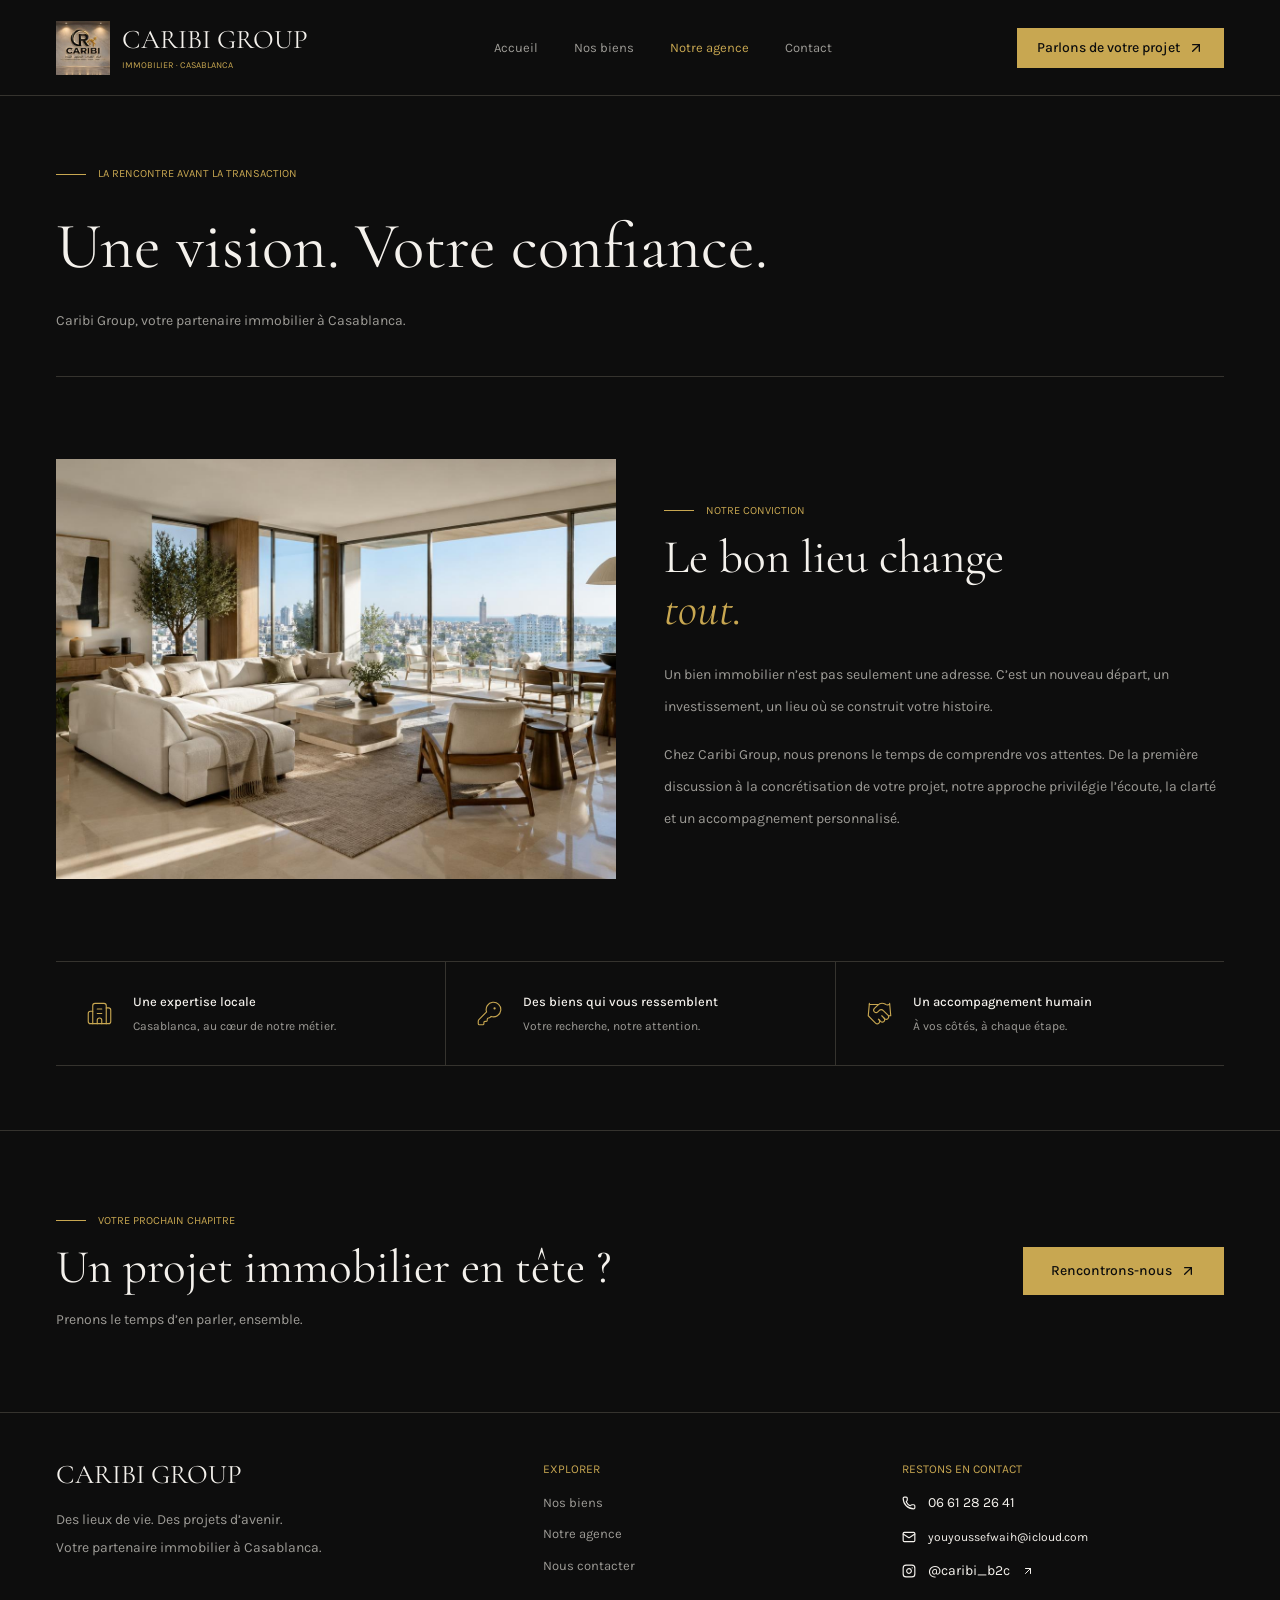
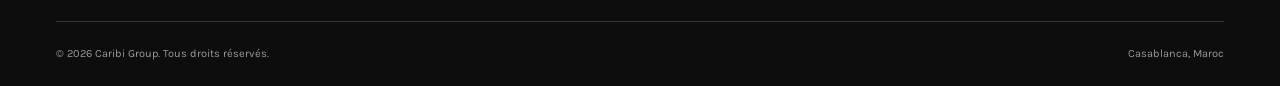
<file: agence.html>
<!DOCTYPE html>
<html data-tsd-source="/src/routes/__root.tsx:107:5" lang="fr">
 <head data-tsd-source="/src/routes/__root.tsx:108:7">
  <meta charset="utf-8"/>
  <meta content="width=device-width, initial-scale=1" name="viewport"/>
  <title>
   Notre agence immobilière | Caribi Group
  </title>
  <meta content="Caribi Group : une approche humaine de l’immobilier à Casablanca. Découvrez notre vision et notre accompagnement." name="description"/>
  <meta content="Notre agence immobilière | Caribi Group" property="og:title"/>
  <meta content="Caribi Group : une approche humaine de l’immobilier à Casablanca. Découvrez notre vision et notre accompagnement." property="og:description"/>
  <meta content="website" property="og:type"/>
  <meta content="summary_large_image" name="twitter:card"/>
  <link href="assets/favicon.png" rel="icon" type="image/png"/>
  <link href="styles.css" rel="stylesheet"/>
 </head>
 <body data-tsd-source="/src/routes/__root.tsx:111:7">
  <!--$-->
  <header class="site-header" data-tsd-source="/src/components/caribi.tsx:31:5">
   <div class="site-container flex h-full items-center justify-between gap-5" data-tsd-source="/src/components/caribi.tsx:31:37">
    <a aria-label="Caribi Group, accueil" class="flex items-center gap-3" data-tsd-source="/src/components/caribi.tsx:32:7" href="index.html">
     <img alt="Logo officiel Caribi" class="rounded-sm" data-tsd-source="/src/components/caribi.tsx:32:91" height="54" src="assets/caribi-logo.jpg" width="54"/>
     <span class="wordmark" data-tsd-source="/src/components/caribi.tsx:32:185">
      CARIBI GROUP
      <small data-tsd-source="/src/components/caribi.tsx:32:224">
       IMMOBILIER · CASABLANCA
      </small>
     </span>
    </a>
    <nav aria-label="Navigation principale" class="desktop-nav flex items-center gap-9" data-tsd-source="/src/components/caribi.tsx:33:7">
     <a class="nav-link" data-active="false" data-tsd-source="/src/components/caribi.tsx:33:114" href="index.html">
      Accueil
     </a>
     <a class="nav-link" data-active="false" data-tsd-source="/src/components/caribi.tsx:33:114" href="biens.html">
      Nos biens
     </a>
     <a aria-current="page" class="nav-link active" data-active="true" data-status="active" data-tsd-source="/src/components/caribi.tsx:33:114" href="agence.html">
      Notre agence
     </a>
     <a class="nav-link" data-active="false" data-tsd-source="/src/components/caribi.tsx:33:114" href="contact.html">
      Contact
     </a>
    </nav>
    <div class="flex items-center gap-3" data-tsd-source="/src/components/caribi.tsx:34:7">
     <a class="inline-flex items-center justify-center gap-2 whitespace-nowrap text-sm font-medium cursor-pointer transition-colors focus-visible:outline-none focus-visible:ring-1 focus-visible:ring-ring disabled:pointer-events-none disabled:opacity-50 disabled:cursor-not-allowed [&amp;_svg]:pointer-events-none [&amp;_svg]:size-4 [&amp;_svg]:shrink-0 bg-primary text-primary-foreground rounded-sm hover:bg-primary/90 shadow-none py-2 desktop-nav h-10 px-5" data-tsd-source="/src/components/caribi.tsx:34:113" href="contact.html">
      Parlons de votre projet
      <svg aria-hidden="true" class="lucide lucide-arrow-up-right" data-tsd-source="/src/components/caribi.tsx:34:157" fill="none" height="24" stroke="currentColor" stroke-linecap="round" stroke-linejoin="round" stroke-width="2" viewbox="0 0 24 24" width="24" xmlns="http://www.w3.org/2000/svg">
       <path d="M7 7h10v10">
       </path>
       <path d="M7 17 17 7">
       </path>
      </svg>
     </a>
     <button aria-label="Ouvrir le menu" class="inline-flex items-center justify-center gap-2 whitespace-nowrap rounded-md text-sm font-medium cursor-pointer transition-colors focus-visible:outline-none focus-visible:ring-1 focus-visible:ring-ring disabled:pointer-events-none disabled:opacity-50 disabled:cursor-not-allowed [&amp;_svg]:pointer-events-none [&amp;_svg]:size-4 [&amp;_svg]:shrink-0 hover:bg-accent hover:text-accent-foreground h-9 w-9 mobile-nav" data-tsd-source="/src/components/caribi.tsx:34:189">
      <svg aria-hidden="true" class="lucide lucide-menu" data-tsd-source="/src/components/caribi.tsx:34:367" fill="none" height="24" stroke="currentColor" stroke-linecap="round" stroke-linejoin="round" stroke-width="2" viewbox="0 0 24 24" width="24" xmlns="http://www.w3.org/2000/svg">
       <path d="M4 5h16">
       </path>
       <path d="M4 12h16">
       </path>
       <path d="M4 19h16">
       </path>
      </svg>
     </button>
    </div>
   </div>
  </header>
  <main data-tsd-source="/src/components/caribi.tsx:37:5">
   <div class="page-intro site-container" data-tsd-source="/src/routes/agence.tsx:4:40">
    <p class="eyebrow" data-tsd-source="/src/routes/agence.tsx:4:83">
     La rencontre avant la transaction
    </p>
    <h1 data-tsd-source="/src/routes/agence.tsx:4:143">
     Une vision. Votre confiance.
    </h1>
    <p class="text-muted-foreground mt-4 text-sm" data-tsd-source="/src/routes/agence.tsx:4:180">
     Caribi Group, votre partenaire immobilier à Casablanca.
    </p>
   </div>
   <section class="section site-container grid md:grid-cols-2 gap-12 items-center" data-tsd-source="/src/routes/agence.tsx:4:295">
    <img alt="Intérieur contemporain ouvert sur Casablanca — inspiration" class="w-full aspect-[4/3] object-cover rounded-sm" data-tsd-source="/src/routes/agence.tsx:4:379" height="912" loading="lazy" src="assets/caribi-apartment.jpg" width="1200"/>
    <div data-tsd-source="/src/routes/agence.tsx:4:564">
     <p class="eyebrow" data-tsd-source="/src/routes/agence.tsx:4:569">
      Notre conviction
     </p>
     <h2 class="section-heading" data-tsd-source="/src/routes/agence.tsx:4:612">
      Le bon lieu change
      <br data-tsd-source="/src/routes/agence.tsx:4:662"/>
      <em class="text-primary" data-tsd-source="/src/routes/agence.tsx:4:668">
       tout.
      </em>
     </h2>
     <p class="text-muted-foreground text-sm leading-8 mt-6" data-tsd-source="/src/routes/agence.tsx:4:712">
      Un bien immobilier n’est pas seulement une adresse. C’est un nouveau départ, un investissement, un lieu où se construit votre histoire.
     </p>
     <p class="text-muted-foreground text-sm leading-8 mt-4" data-tsd-source="/src/routes/agence.tsx:4:911">
      Chez Caribi Group, nous prenons le temps de comprendre vos attentes. De la première discussion à la concrétisation de votre projet, notre approche privilégie l’écoute, la clarté et un accompagnement personnalisé.
     </p>
    </div>
   </section>
   <div class="site-container pb-16" data-tsd-source="/src/routes/agence.tsx:4:1203">
    <div class="service-row" data-tsd-source="/src/components/caribi.tsx:47:37">
     <div class="service-item" data-tsd-source="/src/components/caribi.tsx:47:66">
      <svg aria-hidden="true" class="lucide lucide-building2 lucide-building-2 text-primary shrink-0" data-tsd-source="/src/components/caribi.tsx:47:96" fill="none" height="27" stroke="currentColor" stroke-linecap="round" stroke-linejoin="round" stroke-width="1" viewbox="0 0 24 24" width="27" xmlns="http://www.w3.org/2000/svg">
       <path d="M10 12h4">
       </path>
       <path d="M10 8h4">
       </path>
       <path d="M14 21v-3a2 2 0 0 0-4 0v3">
       </path>
       <path d="M6 10H4a2 2 0 0 0-2 2v7a2 2 0 0 0 2 2h16a2 2 0 0 0 2-2V9a2 2 0 0 0-2-2h-2">
       </path>
       <path d="M6 21V5a2 2 0 0 1 2-2h8a2 2 0 0 1 2 2v16">
       </path>
      </svg>
      <div data-tsd-source="/src/components/caribi.tsx:47:169">
       <h3 data-tsd-source="/src/components/caribi.tsx:47:174">
        Une expertise locale
       </h3>
       <p data-tsd-source="/src/components/caribi.tsx:47:203">
        Casablanca, au cœur de notre métier.
       </p>
      </div>
     </div>
     <div class="service-item" data-tsd-source="/src/components/caribi.tsx:47:258">
      <svg aria-hidden="true" class="lucide lucide-key-round text-primary shrink-0" data-tsd-source="/src/components/caribi.tsx:47:288" fill="none" height="27" stroke="currentColor" stroke-linecap="round" stroke-linejoin="round" stroke-width="1" viewbox="0 0 24 24" width="27" xmlns="http://www.w3.org/2000/svg">
       <path d="M2.586 17.414A2 2 0 0 0 2 18.828V21a1 1 0 0 0 1 1h3a1 1 0 0 0 1-1v-1a1 1 0 0 1 1-1h1a1 1 0 0 0 1-1v-1a1 1 0 0 1 1-1h.172a2 2 0 0 0 1.414-.586l.814-.814a6.5 6.5 0 1 0-4-4z">
       </path>
       <circle cx="16.5" cy="7.5" fill="currentColor" r=".5">
       </circle>
      </svg>
      <div data-tsd-source="/src/components/caribi.tsx:47:360">
       <h3 data-tsd-source="/src/components/caribi.tsx:47:365">
        Des biens qui vous ressemblent
       </h3>
       <p data-tsd-source="/src/components/caribi.tsx:47:404">
        Votre recherche, notre attention.
       </p>
      </div>
     </div>
     <div class="service-item" data-tsd-source="/src/components/caribi.tsx:47:456">
      <svg aria-hidden="true" class="lucide lucide-handshake text-primary shrink-0" data-tsd-source="/src/components/caribi.tsx:47:486" fill="none" height="27" stroke="currentColor" stroke-linecap="round" stroke-linejoin="round" stroke-width="1" viewbox="0 0 24 24" width="27" xmlns="http://www.w3.org/2000/svg">
       <path d="m11 17 2 2a1 1 0 1 0 3-3">
       </path>
       <path d="m14 14 2.5 2.5a1 1 0 1 0 3-3l-3.88-3.88a3 3 0 0 0-4.24 0l-.88.88a1 1 0 1 1-3-3l2.81-2.81a5.79 5.79 0 0 1 7.06-.87l.47.28a2 2 0 0 0 1.42.25L21 4">
       </path>
       <path d="m21 3 1 11h-2">
       </path>
       <path d="M3 3 2 14l6.5 6.5a1 1 0 1 0 3-3">
       </path>
       <path d="M3 4h8">
       </path>
      </svg>
      <div data-tsd-source="/src/components/caribi.tsx:47:559">
       <h3 data-tsd-source="/src/components/caribi.tsx:47:564">
        Un accompagnement humain
       </h3>
       <p data-tsd-source="/src/components/caribi.tsx:47:597">
        À vos côtés, à chaque étape.
       </p>
      </div>
     </div>
    </div>
   </div>
   <section class="border-t border-border section" data-tsd-source="/src/components/caribi.tsx:49:43">
    <div class="site-container flex flex-col md:flex-row md:items-center justify-between gap-8" data-tsd-source="/src/components/caribi.tsx:49:95">
     <div data-tsd-source="/src/components/caribi.tsx:49:191">
      <p class="eyebrow" data-tsd-source="/src/components/caribi.tsx:49:196">
       Votre prochain chapitre
      </p>
      <h2 class="section-heading" data-tsd-source="/src/components/caribi.tsx:49:246">
       Un projet immobilier en tête ?
      </h2>
      <p class="text-muted-foreground mt-4 text-sm" data-tsd-source="/src/components/caribi.tsx:49:313">
       Prenons le temps d’en parler, ensemble.
      </p>
     </div>
     <a class="inline-flex items-center justify-center gap-2 whitespace-nowrap text-sm font-medium cursor-pointer transition-colors focus-visible:outline-none focus-visible:ring-1 focus-visible:ring-ring disabled:pointer-events-none disabled:opacity-50 disabled:cursor-not-allowed [&amp;_svg]:pointer-events-none [&amp;_svg]:size-4 [&amp;_svg]:shrink-0 bg-primary text-primary-foreground rounded-sm hover:bg-primary/90 shadow-none py-2 h-12 px-7 self-start md:self-auto" data-tsd-source="/src/components/caribi.tsx:49:489" href="contact.html">
      Rencontrons-nous
      <svg aria-hidden="true" class="lucide lucide-arrow-up-right" data-tsd-source="/src/components/caribi.tsx:49:526" fill="none" height="24" stroke="currentColor" stroke-linecap="round" stroke-linejoin="round" stroke-width="2" viewbox="0 0 24 24" width="24" xmlns="http://www.w3.org/2000/svg">
       <path d="M7 7h10v10">
       </path>
       <path d="M7 17 17 7">
       </path>
      </svg>
     </a>
    </div>
   </section>
  </main>
  <footer class="border-t border-border pt-12 pb-6" data-tsd-source="/src/components/caribi.tsx:38:5">
   <div class="site-container" data-tsd-source="/src/components/caribi.tsx:38:59">
    <div class="grid gap-9 md:grid-cols-[1.4fr_1fr_1fr] pb-10" data-tsd-source="/src/components/caribi.tsx:38:91">
     <div data-tsd-source="/src/components/caribi.tsx:38:154">
      <span class="wordmark" data-tsd-source="/src/components/caribi.tsx:38:159">
       CARIBI GROUP
      </span>
      <p class="text-muted-foreground text-sm mt-4 max-w-xs leading-7" data-tsd-source="/src/components/caribi.tsx:38:205">
       Des lieux de vie. Des projets d’avenir.
       <br data-tsd-source="/src/components/caribi.tsx:38:313"/>
       Votre partenaire immobilier à Casablanca.
      </p>
     </div>
     <div data-tsd-source="/src/components/caribi.tsx:38:370">
      <p class="text-xs text-primary mb-4" data-tsd-source="/src/components/caribi.tsx:38:375">
       EXPLORER
      </p>
      <div class="flex flex-col gap-3" data-tsd-source="/src/components/caribi.tsx:38:428">
       <a class="nav-link" data-tsd-source="/src/components/caribi.tsx:38:465" href="biens.html">
        Nos biens
       </a>
       <a aria-current="page" class="nav-link active" data-status="active" data-tsd-source="/src/components/caribi.tsx:38:520" href="agence.html">
        Notre agence
       </a>
       <a class="nav-link" data-tsd-source="/src/components/caribi.tsx:38:579" href="contact.html">
        Nous contacter
       </a>
      </div>
     </div>
     <div data-tsd-source="/src/components/caribi.tsx:38:653">
      <p class="text-xs text-primary mb-4" data-tsd-source="/src/components/caribi.tsx:38:658">
       RESTONS EN CONTACT
      </p>
      <a class="flex gap-3 items-center text-sm" data-tsd-source="/src/components/caribi.tsx:38:721" href="tel:+212661282641">
       <svg aria-hidden="true" class="lucide lucide-phone" data-tsd-source="/src/components/caribi.tsx:38:793" fill="none" height="14" stroke="currentColor" stroke-linecap="round" stroke-linejoin="round" stroke-width="2" viewbox="0 0 24 24" width="14" xmlns="http://www.w3.org/2000/svg">
        <path d="M13.832 16.568a1 1 0 0 0 1.213-.303l.355-.465A2 2 0 0 1 17 15h3a2 2 0 0 1 2 2v3a2 2 0 0 1-2 2A18 18 0 0 1 2 4a2 2 0 0 1 2-2h3a2 2 0 0 1 2 2v3a2 2 0 0 1-.8 1.6l-.468.351a1 1 0 0 0-.292 1.233 14 14 0 0 0 6.392 6.384">
        </path>
       </svg>
       06 61 28 26 41
      </a>
      <a class="flex gap-3 items-center text-xs mt-4 break-all" data-tsd-source="/src/components/caribi.tsx:38:831" href="mailto:youyoussefwaih@icloud.com">
       <svg aria-hidden="true" class="lucide lucide-mail shrink-0" data-tsd-source="/src/components/caribi.tsx:38:933" fill="none" height="14" stroke="currentColor" stroke-linecap="round" stroke-linejoin="round" stroke-width="2" viewbox="0 0 24 24" width="14" xmlns="http://www.w3.org/2000/svg">
        <path d="m22 7-8.991 5.727a2 2 0 0 1-2.009 0L2 7">
        </path>
        <rect height="16" rx="2" width="20" x="2" y="4">
        </rect>
       </svg>
       youyoussefwaih@icloud.com
      </a>
      <a class="flex gap-3 items-center text-sm mt-4" data-tsd-source="/src/components/caribi.tsx:38:1002" href="https://www.instagram.com/caribi_b2c/" rel="noopener noreferrer" target="_blank">
       <svg aria-hidden="true" class="lucide lucide-instagram" data-tsd-source="/src/components/caribi.tsx:38:1141" fill="none" height="14" stroke="currentColor" stroke-linecap="round" stroke-linejoin="round" stroke-width="2" viewbox="0 0 24 24" width="14" xmlns="http://www.w3.org/2000/svg">
        <rect height="20" rx="5" ry="5" width="20" x="2" y="2">
        </rect>
        <path d="M16 11.37A4 4 0 1 1 12.63 8 4 4 0 0 1 16 11.37z">
        </path>
        <line x1="17.5" x2="17.51" y1="6.5" y2="6.5">
        </line>
       </svg>
       @caribi_b2c
       <svg aria-hidden="true" class="lucide lucide-arrow-up-right" data-tsd-source="/src/components/caribi.tsx:38:1177" fill="none" height="12" stroke="currentColor" stroke-linecap="round" stroke-linejoin="round" stroke-width="2" viewbox="0 0 24 24" width="12" xmlns="http://www.w3.org/2000/svg">
        <path d="M7 7h10v10">
        </path>
        <path d="M7 17 17 7">
        </path>
       </svg>
      </a>
     </div>
    </div>
    <div class="border-t border-border pt-6 text-[11px] text-muted-foreground flex flex-wrap justify-between gap-3" data-tsd-source="/src/components/caribi.tsx:38:1219">
     <span data-tsd-source="/src/components/caribi.tsx:38:1335">
      ©
      <!-- -->
      2026
      <!-- -->
      Caribi Group. Tous droits réservés.
     </span>
     <span data-tsd-source="/src/components/caribi.tsx:38:1412">
      Casablanca, Maroc
     </span>
    </div>
   </div>
  </footer>
  <!--/$-->
  <script defer="True" src="script.js">
  </script>
 </body>
</html>
</file>
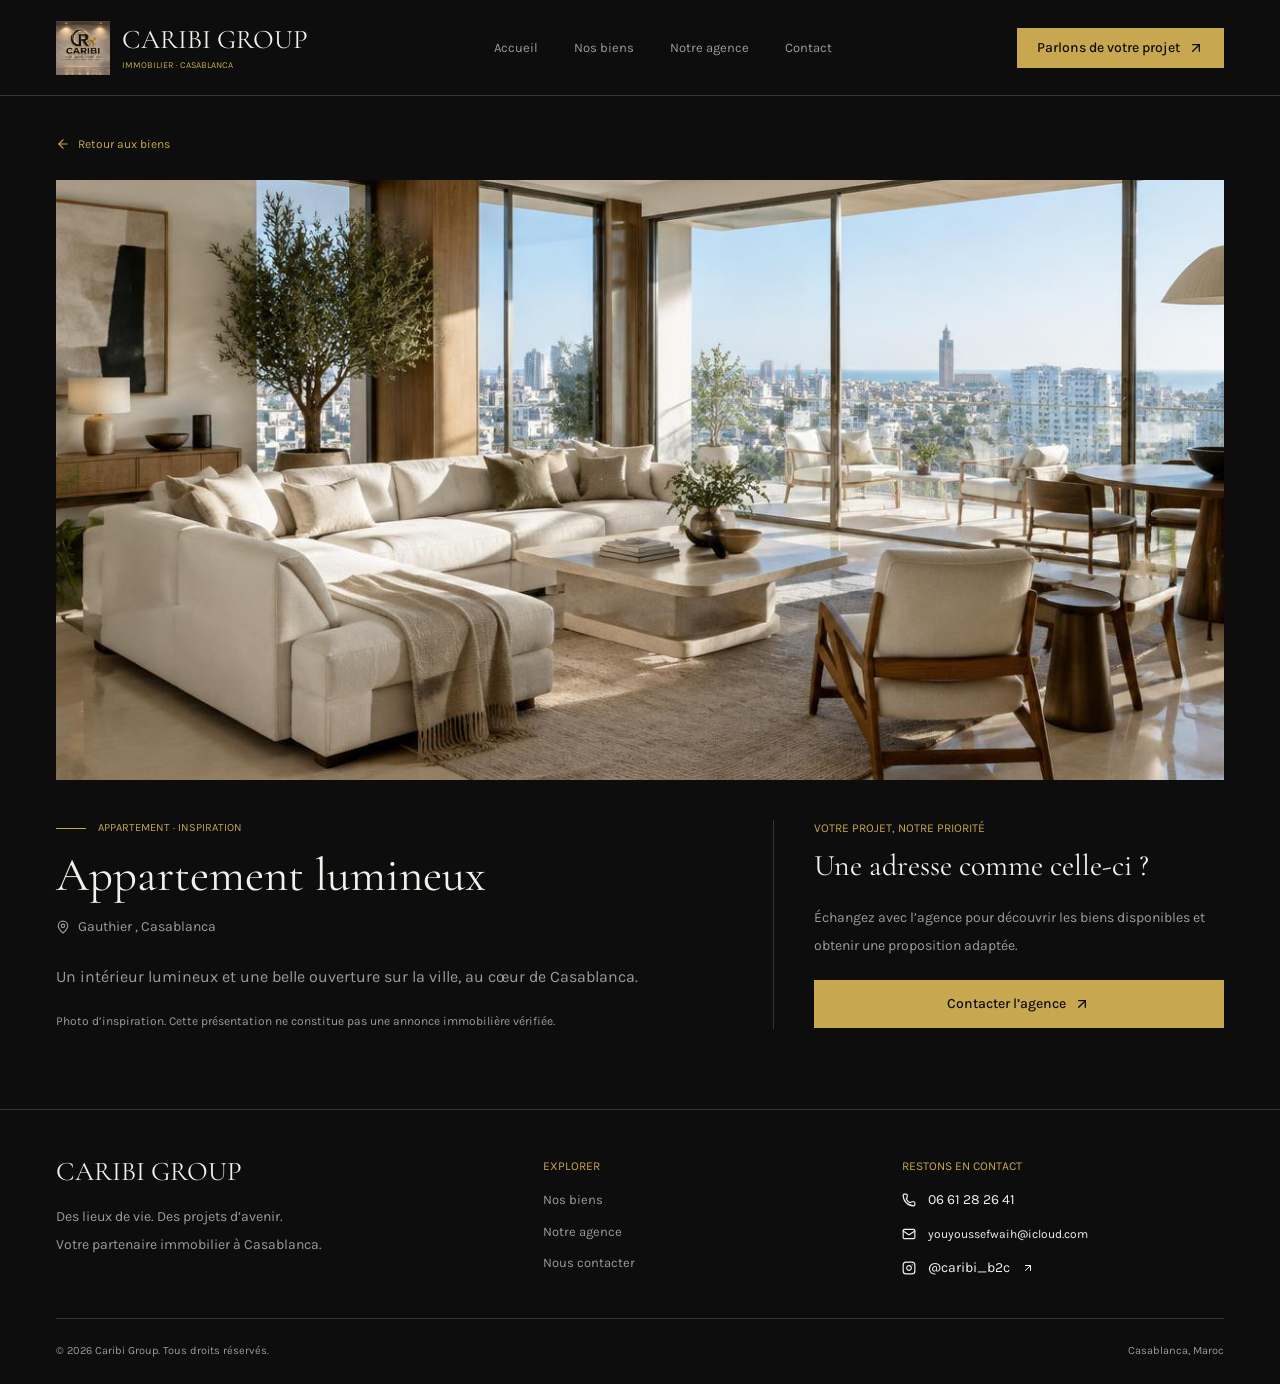
<file: appartement.html>
<!DOCTYPE html>
<html data-tsd-source="/src/routes/__root.tsx:107:5" lang="fr">
 <head data-tsd-source="/src/routes/__root.tsx:108:7">
  <meta charset="utf-8"/>
  <meta content="width=device-width, initial-scale=1" name="viewport"/>
  <title>
   Appartement lumineux | Caribi Group
  </title>
  <meta content="Appartement lumineux à Gauthier, Casablanca. Découvrez cette inspiration immobilière avec Caribi Group." name="description"/>
  <meta content="Appartement lumineux | Caribi Group" property="og:title"/>
  <meta content="Appartement lumineux à Gauthier, Casablanca. Découvrez cette inspiration immobilière avec Caribi Group." property="og:description"/>
  <meta content="website" property="og:type"/>
  <meta content="summary_large_image" name="twitter:card"/>
  <link href="assets/favicon.png" rel="icon" type="image/png"/>
  <link href="styles.css" rel="stylesheet"/>
 </head>
 <body data-tsd-source="/src/routes/__root.tsx:111:7">
  <!--$-->
  <header class="site-header" data-tsd-source="/src/components/caribi.tsx:31:5">
   <div class="site-container flex h-full items-center justify-between gap-5" data-tsd-source="/src/components/caribi.tsx:31:37">
    <a aria-label="Caribi Group, accueil" class="flex items-center gap-3" data-tsd-source="/src/components/caribi.tsx:32:7" href="index.html">
     <img alt="Logo officiel Caribi" class="rounded-sm" data-tsd-source="/src/components/caribi.tsx:32:91" height="54" src="assets/caribi-logo.jpg" width="54"/>
     <span class="wordmark" data-tsd-source="/src/components/caribi.tsx:32:185">
      CARIBI GROUP
      <small data-tsd-source="/src/components/caribi.tsx:32:224">
       IMMOBILIER · CASABLANCA
      </small>
     </span>
    </a>
    <nav aria-label="Navigation principale" class="desktop-nav flex items-center gap-9" data-tsd-source="/src/components/caribi.tsx:33:7">
     <a class="nav-link" data-active="false" data-tsd-source="/src/components/caribi.tsx:33:114" href="index.html">
      Accueil
     </a>
     <a aria-current="page" class="nav-link active" data-active="false" data-status="active" data-tsd-source="/src/components/caribi.tsx:33:114" href="biens.html">
      Nos biens
     </a>
     <a class="nav-link" data-active="false" data-tsd-source="/src/components/caribi.tsx:33:114" href="agence.html">
      Notre agence
     </a>
     <a class="nav-link" data-active="false" data-tsd-source="/src/components/caribi.tsx:33:114" href="contact.html">
      Contact
     </a>
    </nav>
    <div class="flex items-center gap-3" data-tsd-source="/src/components/caribi.tsx:34:7">
     <a class="inline-flex items-center justify-center gap-2 whitespace-nowrap text-sm font-medium cursor-pointer transition-colors focus-visible:outline-none focus-visible:ring-1 focus-visible:ring-ring disabled:pointer-events-none disabled:opacity-50 disabled:cursor-not-allowed [&amp;_svg]:pointer-events-none [&amp;_svg]:size-4 [&amp;_svg]:shrink-0 bg-primary text-primary-foreground rounded-sm hover:bg-primary/90 shadow-none py-2 desktop-nav h-10 px-5" data-tsd-source="/src/components/caribi.tsx:34:113" href="contact.html">
      Parlons de votre projet
      <svg aria-hidden="true" class="lucide lucide-arrow-up-right" data-tsd-source="/src/components/caribi.tsx:34:157" fill="none" height="24" stroke="currentColor" stroke-linecap="round" stroke-linejoin="round" stroke-width="2" viewbox="0 0 24 24" width="24" xmlns="http://www.w3.org/2000/svg">
       <path d="M7 7h10v10">
       </path>
       <path d="M7 17 17 7">
       </path>
      </svg>
     </a>
     <button aria-label="Ouvrir le menu" class="inline-flex items-center justify-center gap-2 whitespace-nowrap rounded-md text-sm font-medium cursor-pointer transition-colors focus-visible:outline-none focus-visible:ring-1 focus-visible:ring-ring disabled:pointer-events-none disabled:opacity-50 disabled:cursor-not-allowed [&amp;_svg]:pointer-events-none [&amp;_svg]:size-4 [&amp;_svg]:shrink-0 hover:bg-accent hover:text-accent-foreground h-9 w-9 mobile-nav" data-tsd-source="/src/components/caribi.tsx:34:189">
      <svg aria-hidden="true" class="lucide lucide-menu" data-tsd-source="/src/components/caribi.tsx:34:367" fill="none" height="24" stroke="currentColor" stroke-linecap="round" stroke-linejoin="round" stroke-width="2" viewbox="0 0 24 24" width="24" xmlns="http://www.w3.org/2000/svg">
       <path d="M4 5h16">
       </path>
       <path d="M4 12h16">
       </path>
       <path d="M4 19h16">
       </path>
      </svg>
     </button>
    </div>
   </div>
  </header>
  <main data-tsd-source="/src/components/caribi.tsx:37:5">
   <section class="site-container py-10" data-tsd-source="/src/routes/biens.$id.tsx:6:82">
    <a aria-current="page" class="text-primary text-xs flex items-center gap-2 mb-7 active" data-status="active" data-tsd-source="/src/routes/biens.$id.tsx:6:124" href="biens.html">
     <svg aria-hidden="true" class="lucide lucide-arrow-left" data-tsd-source="/src/routes/biens.$id.tsx:6:204" fill="none" height="14" stroke="currentColor" stroke-linecap="round" stroke-linejoin="round" stroke-width="2" viewbox="0 0 24 24" width="14" xmlns="http://www.w3.org/2000/svg">
      <path d="m12 19-7-7 7-7">
      </path>
      <path d="M19 12H5">
      </path>
     </svg>
     Retour aux biens
    </a>
    <img alt="Appartement lumineux" class="w-full max-h-[600px] object-cover rounded-sm" data-tsd-source="/src/routes/biens.$id.tsx:6:251" height="1088" src="assets/caribi-apartment.jpg" width="1920"/>
    <div class="grid md:grid-cols-[1.5fr_1fr] gap-10 py-10" data-tsd-source="/src/routes/biens.$id.tsx:6:384">
     <div data-tsd-source="/src/routes/biens.$id.tsx:6:444">
      <p class="eyebrow" data-tsd-source="/src/routes/biens.$id.tsx:6:449">
       Appartement
       <!-- -->
       · Inspiration
      </p>
      <h1 class="section-heading" data-tsd-source="/src/routes/biens.$id.tsx:6:505">
       Appartement lumineux
      </h1>
      <p class="text-muted-foreground text-sm mt-4 flex gap-2 items-center" data-tsd-source="/src/routes/biens.$id.tsx:6:558">
       <svg aria-hidden="true" class="lucide lucide-map-pin" data-tsd-source="/src/routes/biens.$id.tsx:6:632" fill="none" height="14" stroke="currentColor" stroke-linecap="round" stroke-linejoin="round" stroke-width="2" viewbox="0 0 24 24" width="14" xmlns="http://www.w3.org/2000/svg">
        <path d="M20 10c0 4.993-5.539 10.193-7.399 11.799a1 1 0 0 1-1.202 0C9.539 20.193 4 14.993 4 10a8 8 0 0 1 16 0">
        </path>
        <circle cx="12" cy="10" r="3">
        </circle>
       </svg>
       Gauthier
       <!-- -->
       , Casablanca
      </p>
      <p class="text-muted-foreground leading-8 mt-6" data-tsd-source="/src/routes/biens.$id.tsx:6:687">
       Un intérieur lumineux et une belle ouverture sur la ville, au cœur de Casablanca.
      </p>
      <p class="text-xs text-muted-foreground mt-5" data-tsd-source="/src/routes/biens.$id.tsx:6:765">
       Photo d’inspiration. Cette présentation ne constitue pas une annonce immobilière vérifiée.
      </p>
     </div>
     <div class="border-l border-border md:pl-10" data-tsd-source="/src/routes/biens.$id.tsx:6:915">
      <p class="text-primary text-xs mb-3" data-tsd-source="/src/routes/biens.$id.tsx:6:964">
       VOTRE PROJET, NOTRE PRIORITÉ
      </p>
      <h2 class="text-3xl" data-tsd-source="/src/routes/biens.$id.tsx:6:1037">
       Une adresse comme celle-ci ?
      </h2>
      <p class="text-muted-foreground text-sm leading-7 my-5" data-tsd-source="/src/routes/biens.$id.tsx:6:1095">
       Échangez avec l’agence pour découvrir les biens disponibles et obtenir une proposition adaptée.
      </p>
      <a class="inline-flex items-center justify-center gap-2 whitespace-nowrap text-sm font-medium cursor-pointer transition-colors focus-visible:outline-none focus-visible:ring-1 focus-visible:ring-ring disabled:pointer-events-none disabled:opacity-50 disabled:cursor-not-allowed [&amp;_svg]:pointer-events-none [&amp;_svg]:size-4 [&amp;_svg]:shrink-0 bg-primary text-primary-foreground rounded-sm hover:bg-primary/90 shadow-none px-4 py-2 h-12 w-full" data-tsd-source="/src/routes/biens.$id.tsx:6:1309" href="https://wa.me/212661282641?text=Bonjour%20Caribi%20Group%2C%20je%20recherche%20un%20bien%20comme%20votre%20inspiration%20%C2%AB%20Appartement%20lumineux%20%C2%BB%20%C3%A0%20Gauthier." rel="noopener noreferrer" target="_blank">
       Contacter l’agence
       <svg aria-hidden="true" class="lucide lucide-arrow-up-right" data-tsd-source="/src/routes/biens.$id.tsx:6:1537" fill="none" height="24" stroke="currentColor" stroke-linecap="round" stroke-linejoin="round" stroke-width="2" viewbox="0 0 24 24" width="24" xmlns="http://www.w3.org/2000/svg">
        <path d="M7 7h10v10">
        </path>
        <path d="M7 17 17 7">
        </path>
       </svg>
      </a>
     </div>
    </div>
   </section>
  </main>
  <footer class="border-t border-border pt-12 pb-6" data-tsd-source="/src/components/caribi.tsx:38:5">
   <div class="site-container" data-tsd-source="/src/components/caribi.tsx:38:59">
    <div class="grid gap-9 md:grid-cols-[1.4fr_1fr_1fr] pb-10" data-tsd-source="/src/components/caribi.tsx:38:91">
     <div data-tsd-source="/src/components/caribi.tsx:38:154">
      <span class="wordmark" data-tsd-source="/src/components/caribi.tsx:38:159">
       CARIBI GROUP
      </span>
      <p class="text-muted-foreground text-sm mt-4 max-w-xs leading-7" data-tsd-source="/src/components/caribi.tsx:38:205">
       Des lieux de vie. Des projets d’avenir.
       <br data-tsd-source="/src/components/caribi.tsx:38:313"/>
       Votre partenaire immobilier à Casablanca.
      </p>
     </div>
     <div data-tsd-source="/src/components/caribi.tsx:38:370">
      <p class="text-xs text-primary mb-4" data-tsd-source="/src/components/caribi.tsx:38:375">
       EXPLORER
      </p>
      <div class="flex flex-col gap-3" data-tsd-source="/src/components/caribi.tsx:38:428">
       <a aria-current="page" class="nav-link active" data-status="active" data-tsd-source="/src/components/caribi.tsx:38:465" href="biens.html">
        Nos biens
       </a>
       <a class="nav-link" data-tsd-source="/src/components/caribi.tsx:38:520" href="agence.html">
        Notre agence
       </a>
       <a class="nav-link" data-tsd-source="/src/components/caribi.tsx:38:579" href="contact.html">
        Nous contacter
       </a>
      </div>
     </div>
     <div data-tsd-source="/src/components/caribi.tsx:38:653">
      <p class="text-xs text-primary mb-4" data-tsd-source="/src/components/caribi.tsx:38:658">
       RESTONS EN CONTACT
      </p>
      <a class="flex gap-3 items-center text-sm" data-tsd-source="/src/components/caribi.tsx:38:721" href="tel:+212661282641">
       <svg aria-hidden="true" class="lucide lucide-phone" data-tsd-source="/src/components/caribi.tsx:38:793" fill="none" height="14" stroke="currentColor" stroke-linecap="round" stroke-linejoin="round" stroke-width="2" viewbox="0 0 24 24" width="14" xmlns="http://www.w3.org/2000/svg">
        <path d="M13.832 16.568a1 1 0 0 0 1.213-.303l.355-.465A2 2 0 0 1 17 15h3a2 2 0 0 1 2 2v3a2 2 0 0 1-2 2A18 18 0 0 1 2 4a2 2 0 0 1 2-2h3a2 2 0 0 1 2 2v3a2 2 0 0 1-.8 1.6l-.468.351a1 1 0 0 0-.292 1.233 14 14 0 0 0 6.392 6.384">
        </path>
       </svg>
       06 61 28 26 41
      </a>
      <a class="flex gap-3 items-center text-xs mt-4 break-all" data-tsd-source="/src/components/caribi.tsx:38:831" href="mailto:youyoussefwaih@icloud.com">
       <svg aria-hidden="true" class="lucide lucide-mail shrink-0" data-tsd-source="/src/components/caribi.tsx:38:933" fill="none" height="14" stroke="currentColor" stroke-linecap="round" stroke-linejoin="round" stroke-width="2" viewbox="0 0 24 24" width="14" xmlns="http://www.w3.org/2000/svg">
        <path d="m22 7-8.991 5.727a2 2 0 0 1-2.009 0L2 7">
        </path>
        <rect height="16" rx="2" width="20" x="2" y="4">
        </rect>
       </svg>
       youyoussefwaih@icloud.com
      </a>
      <a class="flex gap-3 items-center text-sm mt-4" data-tsd-source="/src/components/caribi.tsx:38:1002" href="https://www.instagram.com/caribi_b2c/" rel="noopener noreferrer" target="_blank">
       <svg aria-hidden="true" class="lucide lucide-instagram" data-tsd-source="/src/components/caribi.tsx:38:1141" fill="none" height="14" stroke="currentColor" stroke-linecap="round" stroke-linejoin="round" stroke-width="2" viewbox="0 0 24 24" width="14" xmlns="http://www.w3.org/2000/svg">
        <rect height="20" rx="5" ry="5" width="20" x="2" y="2">
        </rect>
        <path d="M16 11.37A4 4 0 1 1 12.63 8 4 4 0 0 1 16 11.37z">
        </path>
        <line x1="17.5" x2="17.51" y1="6.5" y2="6.5">
        </line>
       </svg>
       @caribi_b2c
       <svg aria-hidden="true" class="lucide lucide-arrow-up-right" data-tsd-source="/src/components/caribi.tsx:38:1177" fill="none" height="12" stroke="currentColor" stroke-linecap="round" stroke-linejoin="round" stroke-width="2" viewbox="0 0 24 24" width="12" xmlns="http://www.w3.org/2000/svg">
        <path d="M7 7h10v10">
        </path>
        <path d="M7 17 17 7">
        </path>
       </svg>
      </a>
     </div>
    </div>
    <div class="border-t border-border pt-6 text-[11px] text-muted-foreground flex flex-wrap justify-between gap-3" data-tsd-source="/src/components/caribi.tsx:38:1219">
     <span data-tsd-source="/src/components/caribi.tsx:38:1335">
      ©
      <!-- -->
      2026
      <!-- -->
      Caribi Group. Tous droits réservés.
     </span>
     <span data-tsd-source="/src/components/caribi.tsx:38:1412">
      Casablanca, Maroc
     </span>
    </div>
   </div>
  </footer>
  <!--/$-->
  <script defer="True" src="script.js">
  </script>
 </body>
</html>
</file>
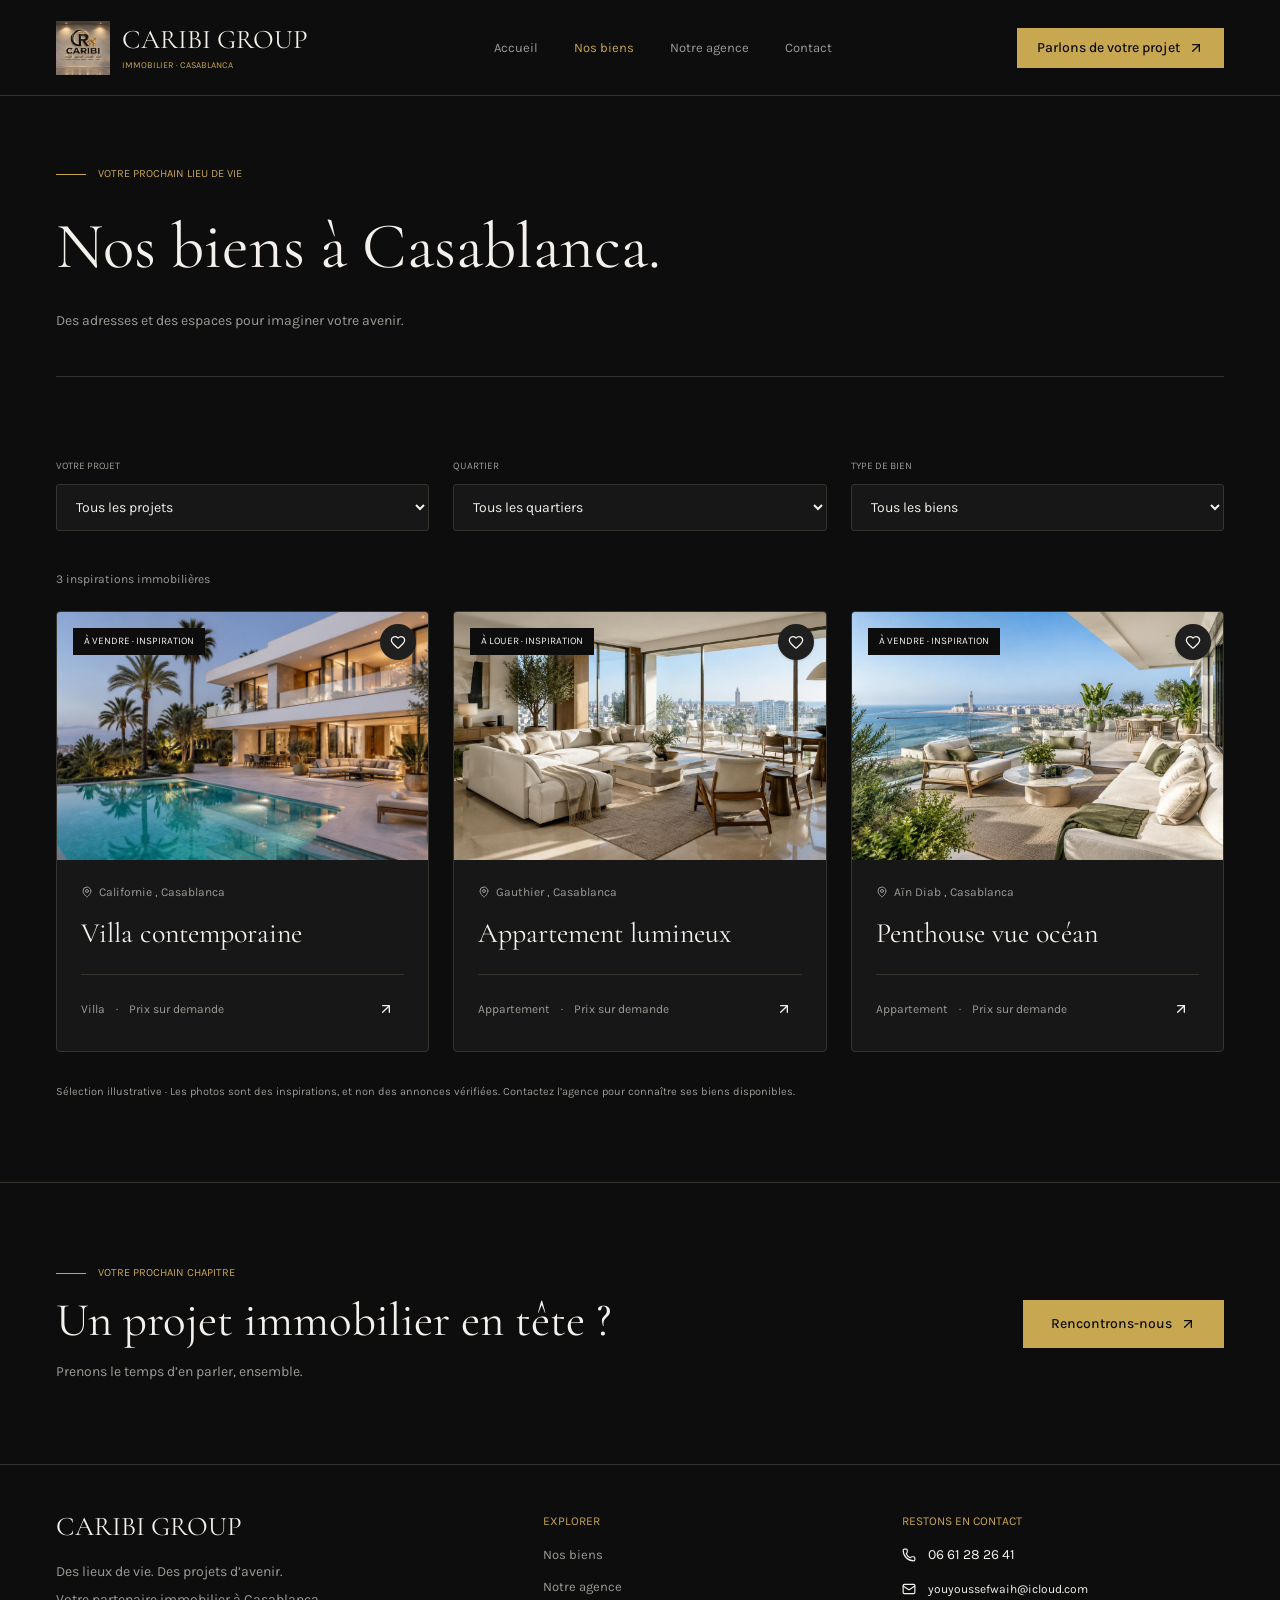
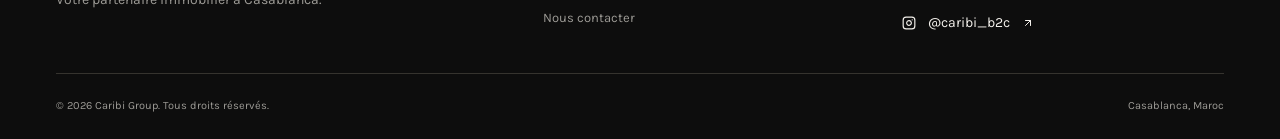
<file: biens.html>
<!DOCTYPE html>
<html data-tsd-source="/src/routes/__root.tsx:107:5" lang="fr">
 <head data-tsd-source="/src/routes/__root.tsx:108:7">
  <meta charset="utf-8"/>
  <meta content="width=device-width, initial-scale=1" name="viewport"/>
  <title>
   Nos biens à Casablanca | Caribi Group
  </title>
  <meta content="Explorez des inspirations de villas, appartements et penthouses à Casablanca. Contactez Caribi Group pour les disponibilités." name="description"/>
  <meta content="Nos biens à Casablanca | Caribi Group" property="og:title"/>
  <meta content="Explorez des inspirations de villas, appartements et penthouses à Casablanca. Contactez Caribi Group pour les disponibilités." property="og:description"/>
  <meta content="website" property="og:type"/>
  <meta content="summary_large_image" name="twitter:card"/>
  <link href="assets/favicon.png" rel="icon" type="image/png"/>
  <link href="styles.css" rel="stylesheet"/>
 </head>
 <body data-tsd-source="/src/routes/__root.tsx:111:7">
  <!--$-->
  <header class="site-header" data-tsd-source="/src/components/caribi.tsx:31:5">
   <div class="site-container flex h-full items-center justify-between gap-5" data-tsd-source="/src/components/caribi.tsx:31:37">
    <a aria-label="Caribi Group, accueil" class="flex items-center gap-3" data-tsd-source="/src/components/caribi.tsx:32:7" href="index.html">
     <img alt="Logo officiel Caribi" class="rounded-sm" data-tsd-source="/src/components/caribi.tsx:32:91" height="54" src="assets/caribi-logo.jpg" width="54"/>
     <span class="wordmark" data-tsd-source="/src/components/caribi.tsx:32:185">
      CARIBI GROUP
      <small data-tsd-source="/src/components/caribi.tsx:32:224">
       IMMOBILIER · CASABLANCA
      </small>
     </span>
    </a>
    <nav aria-label="Navigation principale" class="desktop-nav flex items-center gap-9" data-tsd-source="/src/components/caribi.tsx:33:7">
     <a class="nav-link" data-active="false" data-tsd-source="/src/components/caribi.tsx:33:114" href="index.html">
      Accueil
     </a>
     <a aria-current="page" class="nav-link active" data-active="true" data-status="active" data-tsd-source="/src/components/caribi.tsx:33:114" href="biens.html">
      Nos biens
     </a>
     <a class="nav-link" data-active="false" data-tsd-source="/src/components/caribi.tsx:33:114" href="agence.html">
      Notre agence
     </a>
     <a class="nav-link" data-active="false" data-tsd-source="/src/components/caribi.tsx:33:114" href="contact.html">
      Contact
     </a>
    </nav>
    <div class="flex items-center gap-3" data-tsd-source="/src/components/caribi.tsx:34:7">
     <a class="inline-flex items-center justify-center gap-2 whitespace-nowrap text-sm font-medium cursor-pointer transition-colors focus-visible:outline-none focus-visible:ring-1 focus-visible:ring-ring disabled:pointer-events-none disabled:opacity-50 disabled:cursor-not-allowed [&amp;_svg]:pointer-events-none [&amp;_svg]:size-4 [&amp;_svg]:shrink-0 bg-primary text-primary-foreground rounded-sm hover:bg-primary/90 shadow-none py-2 desktop-nav h-10 px-5" data-tsd-source="/src/components/caribi.tsx:34:113" href="contact.html">
      Parlons de votre projet
      <svg aria-hidden="true" class="lucide lucide-arrow-up-right" data-tsd-source="/src/components/caribi.tsx:34:157" fill="none" height="24" stroke="currentColor" stroke-linecap="round" stroke-linejoin="round" stroke-width="2" viewbox="0 0 24 24" width="24" xmlns="http://www.w3.org/2000/svg">
       <path d="M7 7h10v10">
       </path>
       <path d="M7 17 17 7">
       </path>
      </svg>
     </a>
     <button aria-label="Ouvrir le menu" class="inline-flex items-center justify-center gap-2 whitespace-nowrap rounded-md text-sm font-medium cursor-pointer transition-colors focus-visible:outline-none focus-visible:ring-1 focus-visible:ring-ring disabled:pointer-events-none disabled:opacity-50 disabled:cursor-not-allowed [&amp;_svg]:pointer-events-none [&amp;_svg]:size-4 [&amp;_svg]:shrink-0 hover:bg-accent hover:text-accent-foreground h-9 w-9 mobile-nav" data-tsd-source="/src/components/caribi.tsx:34:189">
      <svg aria-hidden="true" class="lucide lucide-menu" data-tsd-source="/src/components/caribi.tsx:34:367" fill="none" height="24" stroke="currentColor" stroke-linecap="round" stroke-linejoin="round" stroke-width="2" viewbox="0 0 24 24" width="24" xmlns="http://www.w3.org/2000/svg">
       <path d="M4 5h16">
       </path>
       <path d="M4 12h16">
       </path>
       <path d="M4 19h16">
       </path>
      </svg>
     </button>
    </div>
   </div>
  </header>
  <main data-tsd-source="/src/components/caribi.tsx:37:5">
   <div class="page-intro site-container" data-tsd-source="/src/routes/biens.index.tsx:6:20">
    <p class="eyebrow" data-tsd-source="/src/routes/biens.index.tsx:6:63">
     Votre prochain lieu de vie
    </p>
    <h1 data-tsd-source="/src/routes/biens.index.tsx:6:116">
     Nos biens à Casablanca.
    </h1>
    <p class="text-muted-foreground mt-4 text-sm" data-tsd-source="/src/routes/biens.index.tsx:6:148">
     Des adresses et des espaces pour imaginer votre avenir.
    </p>
   </div>
   <section class="section site-container" data-tsd-source="/src/routes/biens.index.tsx:6:263">
    <div class="grid sm:grid-cols-3 gap-6 mb-10" data-tsd-source="/src/routes/biens.index.tsx:6:307">
     <div data-tsd-source="/src/routes/biens.index.tsx:6:648">
      <label class="field-label" data-tsd-source="/src/routes/biens.index.tsx:6:665" for="operation">
       Votre projet
      </label>
      <select class="form-field" data-tsd-source="/src/routes/biens.index.tsx:6:729" id="operation">
       <option data-tsd-source="/src/routes/biens.index.tsx:6:952" selected="">
        Tous les projets
       </option>
       <option data-tsd-source="/src/routes/biens.index.tsx:6:952">
        Acheter
       </option>
       <option data-tsd-source="/src/routes/biens.index.tsx:6:952">
        Louer
       </option>
      </select>
     </div>
     <div data-tsd-source="/src/routes/biens.index.tsx:6:648">
      <label class="field-label" data-tsd-source="/src/routes/biens.index.tsx:6:665" for="district">
       Quartier
      </label>
      <select class="form-field" data-tsd-source="/src/routes/biens.index.tsx:6:729" id="district">
       <option data-tsd-source="/src/routes/biens.index.tsx:6:952" selected="">
        Tous les quartiers
       </option>
       <option data-tsd-source="/src/routes/biens.index.tsx:6:952">
        Californie
       </option>
       <option data-tsd-source="/src/routes/biens.index.tsx:6:952">
        Gauthier
       </option>
       <option data-tsd-source="/src/routes/biens.index.tsx:6:952">
        Aïn Diab
       </option>
      </select>
     </div>
     <div data-tsd-source="/src/routes/biens.index.tsx:6:648">
      <label class="field-label" data-tsd-source="/src/routes/biens.index.tsx:6:665" for="type">
       Type de bien
      </label>
      <select class="form-field" data-tsd-source="/src/routes/biens.index.tsx:6:729" id="type">
       <option data-tsd-source="/src/routes/biens.index.tsx:6:952" selected="">
        Tous les biens
       </option>
       <option data-tsd-source="/src/routes/biens.index.tsx:6:952">
        Villa
       </option>
       <option data-tsd-source="/src/routes/biens.index.tsx:6:952">
        Appartement
       </option>
      </select>
     </div>
    </div>
    <p class="text-muted-foreground text-xs mb-6" data-tsd-source="/src/routes/biens.index.tsx:6:1005" id="result-count">
     3
     <!-- -->
     inspiration
     <!-- -->
     s
     <!-- -->
     immobilière
     <!-- -->
     s
    </p>
    <div class="grid md:grid-cols-3 gap-6" data-tsd-source="/src/routes/biens.index.tsx:6:1152">
     <article class="property-card" data-district="Californie" data-operation="Acheter" data-tsd-source="/src/components/caribi.tsx:44:10" data-type="Villa">
      <div class="relative overflow-hidden" data-tsd-source="/src/components/caribi.tsx:44:45">
       <a data-tsd-source="/src/components/caribi.tsx:44:87" href="villa.html">
        <img alt="Villa contemporaine" class="property-image" data-tsd-source="/src/components/caribi.tsx:44:138" height="800" loading="lazy" src="assets/caribi-villa.jpg" width="1200"/>
       </a>
       <span class="property-badge" data-tsd-source="/src/components/caribi.tsx:44:262">
        À VENDRE
        <!-- -->
        · INSPIRATION
       </span>
       <button aria-label="Ajouter aux favoris" class="inline-flex items-center justify-center gap-2 whitespace-nowrap text-sm font-medium cursor-pointer transition-colors focus-visible:outline-none focus-visible:ring-1 focus-visible:ring-ring disabled:pointer-events-none disabled:opacity-50 disabled:cursor-not-allowed [&amp;_svg]:pointer-events-none [&amp;_svg]:size-4 [&amp;_svg]:shrink-0 bg-secondary text-secondary-foreground shadow-sm hover:bg-secondary/80 h-9 w-9 absolute right-3 top-3 rounded-full" data-tsd-source="/src/components/caribi.tsx:44:375">
        <svg aria-hidden="true" class="lucide lucide-heart" data-tsd-source="/src/components/caribi.tsx:44:563" fill="none" height="24" stroke="currentColor" stroke-linecap="round" stroke-linejoin="round" stroke-width="2" viewbox="0 0 24 24" width="24" xmlns="http://www.w3.org/2000/svg">
         <path d="M2 9.5a5.5 5.5 0 0 1 9.591-3.676.56.56 0 0 0 .818 0A5.49 5.49 0 0 1 22 9.5c0 2.29-1.5 4-3 5.5l-5.492 5.313a2 2 0 0 1-3 .019L5 15c-1.5-1.5-3-3.2-3-5.5">
         </path>
        </svg>
       </button>
      </div>
      <div class="p-6" data-tsd-source="/src/components/caribi.tsx:44:640">
       <p class="text-muted-foreground text-xs flex items-center gap-1.5 mb-3" data-tsd-source="/src/components/caribi.tsx:44:661">
        <svg aria-hidden="true" class="lucide lucide-map-pin" data-tsd-source="/src/components/caribi.tsx:44:737" fill="none" height="12" stroke="currentColor" stroke-linecap="round" stroke-linejoin="round" stroke-width="2" viewbox="0 0 24 24" width="12" xmlns="http://www.w3.org/2000/svg">
         <path d="M20 10c0 4.993-5.539 10.193-7.399 11.799a1 1 0 0 1-1.202 0C9.539 20.193 4 14.993 4 10a8 8 0 0 1 16 0">
         </path>
         <circle cx="12" cy="10" r="3">
         </circle>
        </svg>
        Californie
        <!-- -->
        , Casablanca
       </p>
       <a data-tsd-source="/src/components/caribi.tsx:44:792" href="villa.html">
        <h3 data-tsd-source="/src/components/caribi.tsx:44:843">
         Villa contemporaine
        </h3>
       </a>
       <div class="flex items-center justify-between border-t border-border mt-5 pt-4" data-tsd-source="/src/components/caribi.tsx:44:875">
        <span class="text-xs text-muted-foreground" data-tsd-source="/src/components/caribi.tsx:44:959">
         Villa
         <!-- -->
         <span class="mx-2" data-tsd-source="/src/components/caribi.tsx:44:1023">
          ·
         </span>
         Prix sur demande
        </span>
        <a aria-label="Découvrir Villa contemporaine" class="inline-flex items-center justify-center gap-2 whitespace-nowrap rounded-md text-sm font-medium cursor-pointer transition-colors focus-visible:outline-none focus-visible:ring-1 focus-visible:ring-ring disabled:pointer-events-none disabled:opacity-50 disabled:cursor-not-allowed [&amp;_svg]:pointer-events-none [&amp;_svg]:size-4 [&amp;_svg]:shrink-0 hover:bg-accent hover:text-accent-foreground h-9 w-9" data-tsd-source="/src/components/caribi.tsx:44:1122" href="villa.html">
         <svg aria-hidden="true" class="lucide lucide-arrow-up-right" data-tsd-source="/src/components/caribi.tsx:44:1216" fill="none" height="24" stroke="currentColor" stroke-linecap="round" stroke-linejoin="round" stroke-width="2" viewbox="0 0 24 24" width="24" xmlns="http://www.w3.org/2000/svg">
          <path d="M7 7h10v10">
          </path>
          <path d="M7 17 17 7">
          </path>
         </svg>
        </a>
       </div>
      </div>
     </article>
     <article class="property-card" data-district="Gauthier" data-operation="Louer" data-tsd-source="/src/components/caribi.tsx:44:10" data-type="Appartement">
      <div class="relative overflow-hidden" data-tsd-source="/src/components/caribi.tsx:44:45">
       <a data-tsd-source="/src/components/caribi.tsx:44:87" href="appartement.html">
        <img alt="Appartement lumineux" class="property-image" data-tsd-source="/src/components/caribi.tsx:44:138" height="800" loading="lazy" src="assets/caribi-apartment.jpg" width="1200"/>
       </a>
       <span class="property-badge" data-tsd-source="/src/components/caribi.tsx:44:262">
        À LOUER
        <!-- -->
        · INSPIRATION
       </span>
       <button aria-label="Ajouter aux favoris" class="inline-flex items-center justify-center gap-2 whitespace-nowrap text-sm font-medium cursor-pointer transition-colors focus-visible:outline-none focus-visible:ring-1 focus-visible:ring-ring disabled:pointer-events-none disabled:opacity-50 disabled:cursor-not-allowed [&amp;_svg]:pointer-events-none [&amp;_svg]:size-4 [&amp;_svg]:shrink-0 bg-secondary text-secondary-foreground shadow-sm hover:bg-secondary/80 h-9 w-9 absolute right-3 top-3 rounded-full" data-tsd-source="/src/components/caribi.tsx:44:375">
        <svg aria-hidden="true" class="lucide lucide-heart" data-tsd-source="/src/components/caribi.tsx:44:563" fill="none" height="24" stroke="currentColor" stroke-linecap="round" stroke-linejoin="round" stroke-width="2" viewbox="0 0 24 24" width="24" xmlns="http://www.w3.org/2000/svg">
         <path d="M2 9.5a5.5 5.5 0 0 1 9.591-3.676.56.56 0 0 0 .818 0A5.49 5.49 0 0 1 22 9.5c0 2.29-1.5 4-3 5.5l-5.492 5.313a2 2 0 0 1-3 .019L5 15c-1.5-1.5-3-3.2-3-5.5">
         </path>
        </svg>
       </button>
      </div>
      <div class="p-6" data-tsd-source="/src/components/caribi.tsx:44:640">
       <p class="text-muted-foreground text-xs flex items-center gap-1.5 mb-3" data-tsd-source="/src/components/caribi.tsx:44:661">
        <svg aria-hidden="true" class="lucide lucide-map-pin" data-tsd-source="/src/components/caribi.tsx:44:737" fill="none" height="12" stroke="currentColor" stroke-linecap="round" stroke-linejoin="round" stroke-width="2" viewbox="0 0 24 24" width="12" xmlns="http://www.w3.org/2000/svg">
         <path d="M20 10c0 4.993-5.539 10.193-7.399 11.799a1 1 0 0 1-1.202 0C9.539 20.193 4 14.993 4 10a8 8 0 0 1 16 0">
         </path>
         <circle cx="12" cy="10" r="3">
         </circle>
        </svg>
        Gauthier
        <!-- -->
        , Casablanca
       </p>
       <a data-tsd-source="/src/components/caribi.tsx:44:792" href="appartement.html">
        <h3 data-tsd-source="/src/components/caribi.tsx:44:843">
         Appartement lumineux
        </h3>
       </a>
       <div class="flex items-center justify-between border-t border-border mt-5 pt-4" data-tsd-source="/src/components/caribi.tsx:44:875">
        <span class="text-xs text-muted-foreground" data-tsd-source="/src/components/caribi.tsx:44:959">
         Appartement
         <!-- -->
         <span class="mx-2" data-tsd-source="/src/components/caribi.tsx:44:1023">
          ·
         </span>
         Prix sur demande
        </span>
        <a aria-label="Découvrir Appartement lumineux" class="inline-flex items-center justify-center gap-2 whitespace-nowrap rounded-md text-sm font-medium cursor-pointer transition-colors focus-visible:outline-none focus-visible:ring-1 focus-visible:ring-ring disabled:pointer-events-none disabled:opacity-50 disabled:cursor-not-allowed [&amp;_svg]:pointer-events-none [&amp;_svg]:size-4 [&amp;_svg]:shrink-0 hover:bg-accent hover:text-accent-foreground h-9 w-9" data-tsd-source="/src/components/caribi.tsx:44:1122" href="appartement.html">
         <svg aria-hidden="true" class="lucide lucide-arrow-up-right" data-tsd-source="/src/components/caribi.tsx:44:1216" fill="none" height="24" stroke="currentColor" stroke-linecap="round" stroke-linejoin="round" stroke-width="2" viewbox="0 0 24 24" width="24" xmlns="http://www.w3.org/2000/svg">
          <path d="M7 7h10v10">
          </path>
          <path d="M7 17 17 7">
          </path>
         </svg>
        </a>
       </div>
      </div>
     </article>
     <article class="property-card" data-district="Aïn Diab" data-operation="Acheter" data-tsd-source="/src/components/caribi.tsx:44:10" data-type="Appartement">
      <div class="relative overflow-hidden" data-tsd-source="/src/components/caribi.tsx:44:45">
       <a data-tsd-source="/src/components/caribi.tsx:44:87" href="penthouse.html">
        <img alt="Penthouse vue océan" class="property-image" data-tsd-source="/src/components/caribi.tsx:44:138" height="800" loading="lazy" src="assets/caribi-terrace.jpg" width="1200"/>
       </a>
       <span class="property-badge" data-tsd-source="/src/components/caribi.tsx:44:262">
        À VENDRE
        <!-- -->
        · INSPIRATION
       </span>
       <button aria-label="Ajouter aux favoris" class="inline-flex items-center justify-center gap-2 whitespace-nowrap text-sm font-medium cursor-pointer transition-colors focus-visible:outline-none focus-visible:ring-1 focus-visible:ring-ring disabled:pointer-events-none disabled:opacity-50 disabled:cursor-not-allowed [&amp;_svg]:pointer-events-none [&amp;_svg]:size-4 [&amp;_svg]:shrink-0 bg-secondary text-secondary-foreground shadow-sm hover:bg-secondary/80 h-9 w-9 absolute right-3 top-3 rounded-full" data-tsd-source="/src/components/caribi.tsx:44:375">
        <svg aria-hidden="true" class="lucide lucide-heart" data-tsd-source="/src/components/caribi.tsx:44:563" fill="none" height="24" stroke="currentColor" stroke-linecap="round" stroke-linejoin="round" stroke-width="2" viewbox="0 0 24 24" width="24" xmlns="http://www.w3.org/2000/svg">
         <path d="M2 9.5a5.5 5.5 0 0 1 9.591-3.676.56.56 0 0 0 .818 0A5.49 5.49 0 0 1 22 9.5c0 2.29-1.5 4-3 5.5l-5.492 5.313a2 2 0 0 1-3 .019L5 15c-1.5-1.5-3-3.2-3-5.5">
         </path>
        </svg>
       </button>
      </div>
      <div class="p-6" data-tsd-source="/src/components/caribi.tsx:44:640">
       <p class="text-muted-foreground text-xs flex items-center gap-1.5 mb-3" data-tsd-source="/src/components/caribi.tsx:44:661">
        <svg aria-hidden="true" class="lucide lucide-map-pin" data-tsd-source="/src/components/caribi.tsx:44:737" fill="none" height="12" stroke="currentColor" stroke-linecap="round" stroke-linejoin="round" stroke-width="2" viewbox="0 0 24 24" width="12" xmlns="http://www.w3.org/2000/svg">
         <path d="M20 10c0 4.993-5.539 10.193-7.399 11.799a1 1 0 0 1-1.202 0C9.539 20.193 4 14.993 4 10a8 8 0 0 1 16 0">
         </path>
         <circle cx="12" cy="10" r="3">
         </circle>
        </svg>
        Aïn Diab
        <!-- -->
        , Casablanca
       </p>
       <a data-tsd-source="/src/components/caribi.tsx:44:792" href="penthouse.html">
        <h3 data-tsd-source="/src/components/caribi.tsx:44:843">
         Penthouse vue océan
        </h3>
       </a>
       <div class="flex items-center justify-between border-t border-border mt-5 pt-4" data-tsd-source="/src/components/caribi.tsx:44:875">
        <span class="text-xs text-muted-foreground" data-tsd-source="/src/components/caribi.tsx:44:959">
         Appartement
         <!-- -->
         <span class="mx-2" data-tsd-source="/src/components/caribi.tsx:44:1023">
          ·
         </span>
         Prix sur demande
        </span>
        <a aria-label="Découvrir Penthouse vue océan" class="inline-flex items-center justify-center gap-2 whitespace-nowrap rounded-md text-sm font-medium cursor-pointer transition-colors focus-visible:outline-none focus-visible:ring-1 focus-visible:ring-ring disabled:pointer-events-none disabled:opacity-50 disabled:cursor-not-allowed [&amp;_svg]:pointer-events-none [&amp;_svg]:size-4 [&amp;_svg]:shrink-0 hover:bg-accent hover:text-accent-foreground h-9 w-9" data-tsd-source="/src/components/caribi.tsx:44:1122" href="penthouse.html">
         <svg aria-hidden="true" class="lucide lucide-arrow-up-right" data-tsd-source="/src/components/caribi.tsx:44:1216" fill="none" height="24" stroke="currentColor" stroke-linecap="round" stroke-linejoin="round" stroke-width="2" viewbox="0 0 24 24" width="24" xmlns="http://www.w3.org/2000/svg">
          <path d="M7 7h10v10">
          </path>
          <path d="M7 17 17 7">
          </path>
         </svg>
        </a>
       </div>
      </div>
     </article>
    </div>
    <p class="text-[11px] text-muted-foreground mt-8" data-tsd-source="/src/routes/biens.index.tsx:6:1677">
     Sélection illustrative · Les photos sont des inspirations, et non des annonces vérifiées. Contactez l’agence pour connaître ses biens disponibles.
    </p>
    <p class="text-muted-foreground py-14" hidden="" id="empty-results">
     Aucun bien dans cette sélection.
    </p>
   </section>
   <section class="border-t border-border section" data-tsd-source="/src/components/caribi.tsx:49:43">
    <div class="site-container flex flex-col md:flex-row md:items-center justify-between gap-8" data-tsd-source="/src/components/caribi.tsx:49:95">
     <div data-tsd-source="/src/components/caribi.tsx:49:191">
      <p class="eyebrow" data-tsd-source="/src/components/caribi.tsx:49:196">
       Votre prochain chapitre
      </p>
      <h2 class="section-heading" data-tsd-source="/src/components/caribi.tsx:49:246">
       Un projet immobilier en tête ?
      </h2>
      <p class="text-muted-foreground mt-4 text-sm" data-tsd-source="/src/components/caribi.tsx:49:313">
       Prenons le temps d’en parler, ensemble.
      </p>
     </div>
     <a class="inline-flex items-center justify-center gap-2 whitespace-nowrap text-sm font-medium cursor-pointer transition-colors focus-visible:outline-none focus-visible:ring-1 focus-visible:ring-ring disabled:pointer-events-none disabled:opacity-50 disabled:cursor-not-allowed [&amp;_svg]:pointer-events-none [&amp;_svg]:size-4 [&amp;_svg]:shrink-0 bg-primary text-primary-foreground rounded-sm hover:bg-primary/90 shadow-none py-2 h-12 px-7 self-start md:self-auto" data-tsd-source="/src/components/caribi.tsx:49:489" href="contact.html">
      Rencontrons-nous
      <svg aria-hidden="true" class="lucide lucide-arrow-up-right" data-tsd-source="/src/components/caribi.tsx:49:526" fill="none" height="24" stroke="currentColor" stroke-linecap="round" stroke-linejoin="round" stroke-width="2" viewbox="0 0 24 24" width="24" xmlns="http://www.w3.org/2000/svg">
       <path d="M7 7h10v10">
       </path>
       <path d="M7 17 17 7">
       </path>
      </svg>
     </a>
    </div>
   </section>
  </main>
  <footer class="border-t border-border pt-12 pb-6" data-tsd-source="/src/components/caribi.tsx:38:5">
   <div class="site-container" data-tsd-source="/src/components/caribi.tsx:38:59">
    <div class="grid gap-9 md:grid-cols-[1.4fr_1fr_1fr] pb-10" data-tsd-source="/src/components/caribi.tsx:38:91">
     <div data-tsd-source="/src/components/caribi.tsx:38:154">
      <span class="wordmark" data-tsd-source="/src/components/caribi.tsx:38:159">
       CARIBI GROUP
      </span>
      <p class="text-muted-foreground text-sm mt-4 max-w-xs leading-7" data-tsd-source="/src/components/caribi.tsx:38:205">
       Des lieux de vie. Des projets d’avenir.
       <br data-tsd-source="/src/components/caribi.tsx:38:313"/>
       Votre partenaire immobilier à Casablanca.
      </p>
     </div>
     <div data-tsd-source="/src/components/caribi.tsx:38:370">
      <p class="text-xs text-primary mb-4" data-tsd-source="/src/components/caribi.tsx:38:375">
       EXPLORER
      </p>
      <div class="flex flex-col gap-3" data-tsd-source="/src/components/caribi.tsx:38:428">
       <a aria-current="page" class="nav-link active" data-status="active" data-tsd-source="/src/components/caribi.tsx:38:465" href="biens.html">
        Nos biens
       </a>
       <a class="nav-link" data-tsd-source="/src/components/caribi.tsx:38:520" href="agence.html">
        Notre agence
       </a>
       <a class="nav-link" data-tsd-source="/src/components/caribi.tsx:38:579" href="contact.html">
        Nous contacter
       </a>
      </div>
     </div>
     <div data-tsd-source="/src/components/caribi.tsx:38:653">
      <p class="text-xs text-primary mb-4" data-tsd-source="/src/components/caribi.tsx:38:658">
       RESTONS EN CONTACT
      </p>
      <a class="flex gap-3 items-center text-sm" data-tsd-source="/src/components/caribi.tsx:38:721" href="tel:+212661282641">
       <svg aria-hidden="true" class="lucide lucide-phone" data-tsd-source="/src/components/caribi.tsx:38:793" fill="none" height="14" stroke="currentColor" stroke-linecap="round" stroke-linejoin="round" stroke-width="2" viewbox="0 0 24 24" width="14" xmlns="http://www.w3.org/2000/svg">
        <path d="M13.832 16.568a1 1 0 0 0 1.213-.303l.355-.465A2 2 0 0 1 17 15h3a2 2 0 0 1 2 2v3a2 2 0 0 1-2 2A18 18 0 0 1 2 4a2 2 0 0 1 2-2h3a2 2 0 0 1 2 2v3a2 2 0 0 1-.8 1.6l-.468.351a1 1 0 0 0-.292 1.233 14 14 0 0 0 6.392 6.384">
        </path>
       </svg>
       06 61 28 26 41
      </a>
      <a class="flex gap-3 items-center text-xs mt-4 break-all" data-tsd-source="/src/components/caribi.tsx:38:831" href="mailto:youyoussefwaih@icloud.com">
       <svg aria-hidden="true" class="lucide lucide-mail shrink-0" data-tsd-source="/src/components/caribi.tsx:38:933" fill="none" height="14" stroke="currentColor" stroke-linecap="round" stroke-linejoin="round" stroke-width="2" viewbox="0 0 24 24" width="14" xmlns="http://www.w3.org/2000/svg">
        <path d="m22 7-8.991 5.727a2 2 0 0 1-2.009 0L2 7">
        </path>
        <rect height="16" rx="2" width="20" x="2" y="4">
        </rect>
       </svg>
       youyoussefwaih@icloud.com
      </a>
      <a class="flex gap-3 items-center text-sm mt-4" data-tsd-source="/src/components/caribi.tsx:38:1002" href="https://www.instagram.com/caribi_b2c/" rel="noopener noreferrer" target="_blank">
       <svg aria-hidden="true" class="lucide lucide-instagram" data-tsd-source="/src/components/caribi.tsx:38:1141" fill="none" height="14" stroke="currentColor" stroke-linecap="round" stroke-linejoin="round" stroke-width="2" viewbox="0 0 24 24" width="14" xmlns="http://www.w3.org/2000/svg">
        <rect height="20" rx="5" ry="5" width="20" x="2" y="2">
        </rect>
        <path d="M16 11.37A4 4 0 1 1 12.63 8 4 4 0 0 1 16 11.37z">
        </path>
        <line x1="17.5" x2="17.51" y1="6.5" y2="6.5">
        </line>
       </svg>
       @caribi_b2c
       <svg aria-hidden="true" class="lucide lucide-arrow-up-right" data-tsd-source="/src/components/caribi.tsx:38:1177" fill="none" height="12" stroke="currentColor" stroke-linecap="round" stroke-linejoin="round" stroke-width="2" viewbox="0 0 24 24" width="12" xmlns="http://www.w3.org/2000/svg">
        <path d="M7 7h10v10">
        </path>
        <path d="M7 17 17 7">
        </path>
       </svg>
      </a>
     </div>
    </div>
    <div class="border-t border-border pt-6 text-[11px] text-muted-foreground flex flex-wrap justify-between gap-3" data-tsd-source="/src/components/caribi.tsx:38:1219">
     <span data-tsd-source="/src/components/caribi.tsx:38:1335">
      ©
      <!-- -->
      2026
      <!-- -->
      Caribi Group. Tous droits réservés.
     </span>
     <span data-tsd-source="/src/components/caribi.tsx:38:1412">
      Casablanca, Maroc
     </span>
    </div>
   </div>
  </footer>
  <!--/$-->
  <script defer="True" src="script.js">
  </script>
 </body>
</html>
</file>
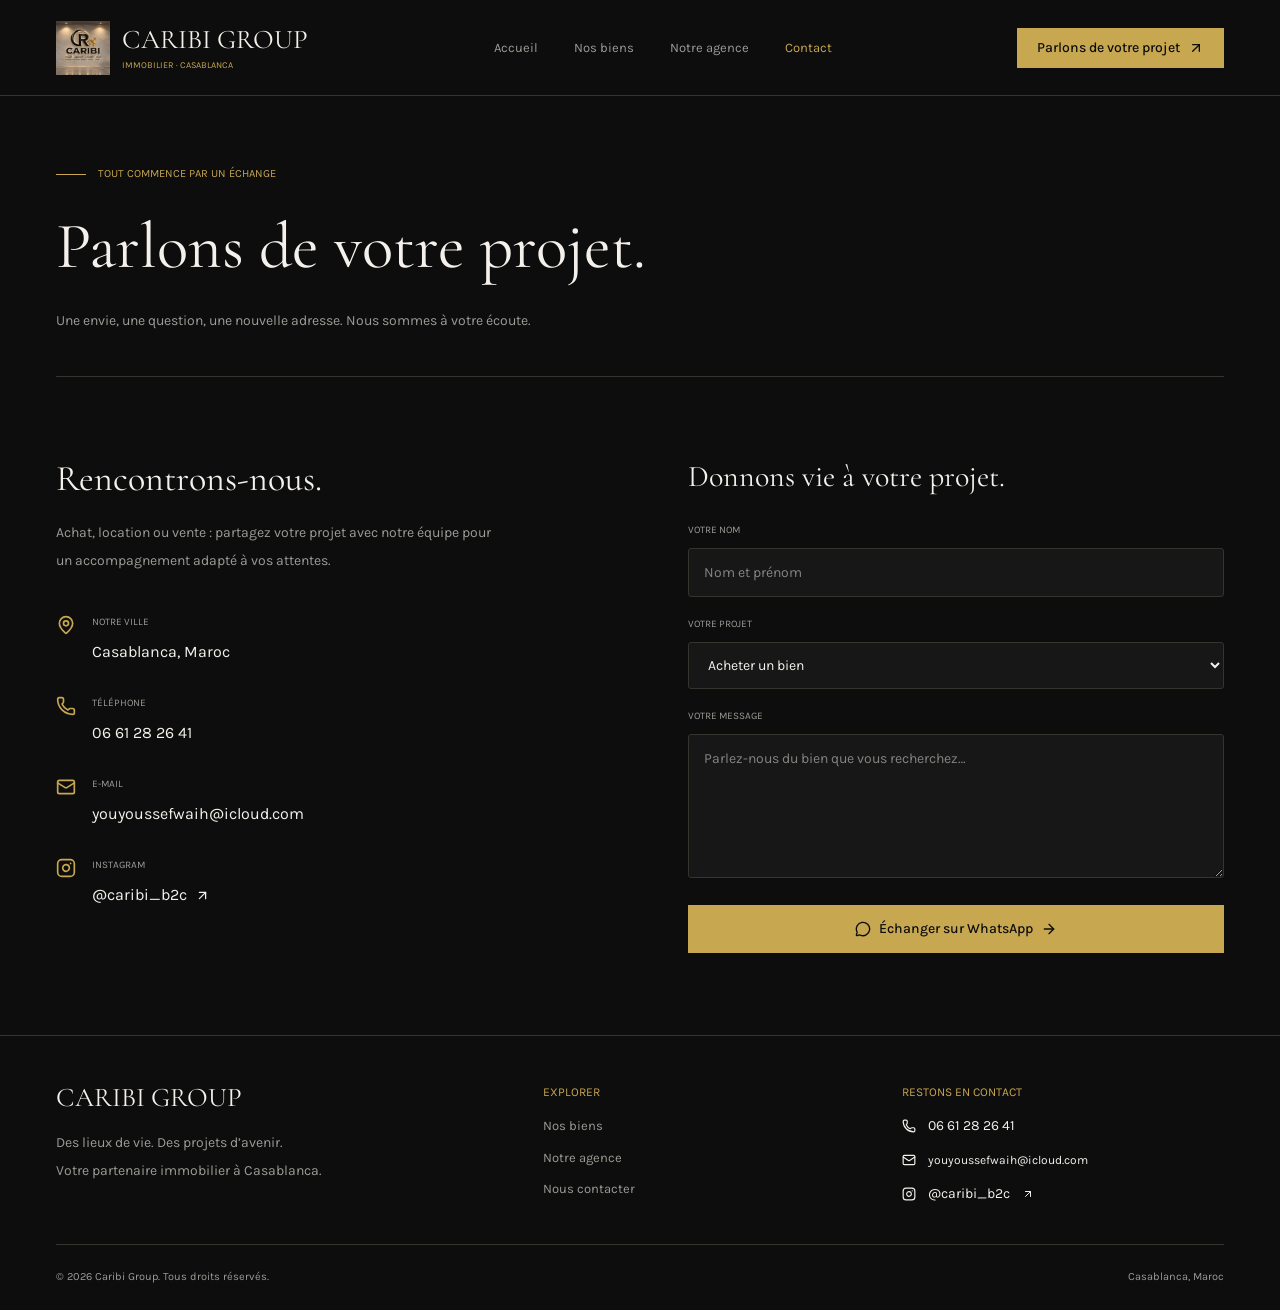
<file: contact.html>
<!DOCTYPE html>
<html data-tsd-source="/src/routes/__root.tsx:107:5" lang="fr">
 <head data-tsd-source="/src/routes/__root.tsx:108:7">
  <meta charset="utf-8"/>
  <meta content="width=device-width, initial-scale=1" name="viewport"/>
  <title>
   Contactez Caribi Group | Caribi Group
  </title>
  <meta content="Parlons de votre projet immobilier à Casablanca. Contactez Caribi Group au 06 61 28 26 41, par e-mail ou sur WhatsApp." name="description"/>
  <meta content="Contactez Caribi Group | Caribi Group" property="og:title"/>
  <meta content="Parlons de votre projet immobilier à Casablanca. Contactez Caribi Group au 06 61 28 26 41, par e-mail ou sur WhatsApp." property="og:description"/>
  <meta content="website" property="og:type"/>
  <meta content="summary_large_image" name="twitter:card"/>
  <link href="assets/favicon.png" rel="icon" type="image/png"/>
  <link href="styles.css" rel="stylesheet"/>
 </head>
 <body data-tsd-source="/src/routes/__root.tsx:111:7">
  <!--$-->
  <header class="site-header" data-tsd-source="/src/components/caribi.tsx:31:5">
   <div class="site-container flex h-full items-center justify-between gap-5" data-tsd-source="/src/components/caribi.tsx:31:37">
    <a aria-label="Caribi Group, accueil" class="flex items-center gap-3" data-tsd-source="/src/components/caribi.tsx:32:7" href="index.html">
     <img alt="Logo officiel Caribi" class="rounded-sm" data-tsd-source="/src/components/caribi.tsx:32:91" height="54" src="assets/caribi-logo.jpg" width="54"/>
     <span class="wordmark" data-tsd-source="/src/components/caribi.tsx:32:185">
      CARIBI GROUP
      <small data-tsd-source="/src/components/caribi.tsx:32:224">
       IMMOBILIER · CASABLANCA
      </small>
     </span>
    </a>
    <nav aria-label="Navigation principale" class="desktop-nav flex items-center gap-9" data-tsd-source="/src/components/caribi.tsx:33:7">
     <a class="nav-link" data-active="false" data-tsd-source="/src/components/caribi.tsx:33:114" href="index.html">
      Accueil
     </a>
     <a class="nav-link" data-active="false" data-tsd-source="/src/components/caribi.tsx:33:114" href="biens.html">
      Nos biens
     </a>
     <a class="nav-link" data-active="false" data-tsd-source="/src/components/caribi.tsx:33:114" href="agence.html">
      Notre agence
     </a>
     <a aria-current="page" class="nav-link active" data-active="true" data-status="active" data-tsd-source="/src/components/caribi.tsx:33:114" href="contact.html">
      Contact
     </a>
    </nav>
    <div class="flex items-center gap-3" data-tsd-source="/src/components/caribi.tsx:34:7">
     <a aria-current="page" class="inline-flex items-center justify-center gap-2 whitespace-nowrap text-sm font-medium cursor-pointer transition-colors focus-visible:outline-none focus-visible:ring-1 focus-visible:ring-ring disabled:pointer-events-none disabled:opacity-50 disabled:cursor-not-allowed [&amp;_svg]:pointer-events-none [&amp;_svg]:size-4 [&amp;_svg]:shrink-0 bg-primary text-primary-foreground rounded-sm hover:bg-primary/90 shadow-none py-2 desktop-nav h-10 px-5 active" data-status="active" data-tsd-source="/src/components/caribi.tsx:34:113" href="contact.html">
      Parlons de votre projet
      <svg aria-hidden="true" class="lucide lucide-arrow-up-right" data-tsd-source="/src/components/caribi.tsx:34:157" fill="none" height="24" stroke="currentColor" stroke-linecap="round" stroke-linejoin="round" stroke-width="2" viewbox="0 0 24 24" width="24" xmlns="http://www.w3.org/2000/svg">
       <path d="M7 7h10v10">
       </path>
       <path d="M7 17 17 7">
       </path>
      </svg>
     </a>
     <button aria-label="Ouvrir le menu" class="inline-flex items-center justify-center gap-2 whitespace-nowrap rounded-md text-sm font-medium cursor-pointer transition-colors focus-visible:outline-none focus-visible:ring-1 focus-visible:ring-ring disabled:pointer-events-none disabled:opacity-50 disabled:cursor-not-allowed [&amp;_svg]:pointer-events-none [&amp;_svg]:size-4 [&amp;_svg]:shrink-0 hover:bg-accent hover:text-accent-foreground h-9 w-9 mobile-nav" data-tsd-source="/src/components/caribi.tsx:34:189">
      <svg aria-hidden="true" class="lucide lucide-menu" data-tsd-source="/src/components/caribi.tsx:34:367" fill="none" height="24" stroke="currentColor" stroke-linecap="round" stroke-linejoin="round" stroke-width="2" viewbox="0 0 24 24" width="24" xmlns="http://www.w3.org/2000/svg">
       <path d="M4 5h16">
       </path>
       <path d="M4 12h16">
       </path>
       <path d="M4 19h16">
       </path>
      </svg>
     </button>
    </div>
   </div>
  </header>
  <main data-tsd-source="/src/components/caribi.tsx:37:5">
   <div class="page-intro site-container" data-tsd-source="/src/routes/contact.tsx:5:41">
    <p class="eyebrow" data-tsd-source="/src/routes/contact.tsx:5:84">
     Tout commence par un échange
    </p>
    <h1 data-tsd-source="/src/routes/contact.tsx:5:139">
     Parlons de votre projet.
    </h1>
    <p class="text-muted-foreground text-sm mt-4" data-tsd-source="/src/routes/contact.tsx:5:172">
     Une envie, une question, une nouvelle adresse. Nous sommes à votre écoute.
    </p>
   </div>
   <section class="section site-container grid md:grid-cols-2 gap-12 md:gap-24" data-tsd-source="/src/routes/contact.tsx:5:306">
    <div data-tsd-source="/src/routes/contact.tsx:5:387">
     <h2 class="text-4xl" data-tsd-source="/src/routes/contact.tsx:5:392">
      Rencontrons-nous.
     </h2>
     <p class="text-muted-foreground text-sm leading-7 mt-5 max-w-md" data-tsd-source="/src/routes/contact.tsx:5:439">
      Achat, location ou vente : partagez votre projet avec notre équipe pour un accompagnement adapté à vos attentes.
     </p>
     <div class="space-y-8 mt-10" data-tsd-source="/src/routes/contact.tsx:5:624">
      <div class="flex gap-4" data-tsd-source="/src/routes/contact.tsx:5:657">
       <svg aria-hidden="true" class="lucide lucide-map-pin text-primary" data-tsd-source="/src/routes/contact.tsx:5:685" fill="none" height="20" stroke="currentColor" stroke-linecap="round" stroke-linejoin="round" stroke-width="2" viewbox="0 0 24 24" width="20" xmlns="http://www.w3.org/2000/svg">
        <path d="M20 10c0 4.993-5.539 10.193-7.399 11.799a1 1 0 0 1-1.202 0C9.539 20.193 4 14.993 4 10a8 8 0 0 1 16 0">
        </path>
        <circle cx="12" cy="10" r="3">
        </circle>
       </svg>
       <div data-tsd-source="/src/routes/contact.tsx:5:730">
        <p class="field-label" data-tsd-source="/src/routes/contact.tsx:5:735">
         Notre ville
        </p>
        <p data-tsd-source="/src/routes/contact.tsx:5:777">
         Casablanca, Maroc
        </p>
       </div>
      </div>
      <a class="flex gap-4" data-tsd-source="/src/routes/contact.tsx:5:813" href="tel:+212661282641">
       <svg aria-hidden="true" class="lucide lucide-phone text-primary" data-tsd-source="/src/routes/contact.tsx:5:864" fill="none" height="20" stroke="currentColor" stroke-linecap="round" stroke-linejoin="round" stroke-width="2" viewbox="0 0 24 24" width="20" xmlns="http://www.w3.org/2000/svg">
        <path d="M13.832 16.568a1 1 0 0 0 1.213-.303l.355-.465A2 2 0 0 1 17 15h3a2 2 0 0 1 2 2v3a2 2 0 0 1-2 2A18 18 0 0 1 2 4a2 2 0 0 1 2-2h3a2 2 0 0 1 2 2v3a2 2 0 0 1-.8 1.6l-.468.351a1 1 0 0 0-.292 1.233 14 14 0 0 0 6.392 6.384">
        </path>
       </svg>
       <div data-tsd-source="/src/routes/contact.tsx:5:908">
        <p class="field-label" data-tsd-source="/src/routes/contact.tsx:5:913">
         Téléphone
        </p>
        <p data-tsd-source="/src/routes/contact.tsx:5:953">
         06 61 28 26 41
        </p>
       </div>
      </a>
      <a class="flex gap-4" data-tsd-source="/src/routes/contact.tsx:5:984" href="mailto:youyoussefwaih@icloud.com">
       <svg aria-hidden="true" class="lucide lucide-mail text-primary shrink-0" data-tsd-source="/src/routes/contact.tsx:5:1050" fill="none" height="20" stroke="currentColor" stroke-linecap="round" stroke-linejoin="round" stroke-width="2" viewbox="0 0 24 24" width="20" xmlns="http://www.w3.org/2000/svg">
        <path d="m22 7-8.991 5.727a2 2 0 0 1-2.009 0L2 7">
        </path>
        <rect height="16" rx="2" width="20" x="2" y="4">
        </rect>
       </svg>
       <div data-tsd-source="/src/routes/contact.tsx:5:1102">
        <p class="field-label" data-tsd-source="/src/routes/contact.tsx:5:1107">
         E-mail
        </p>
        <p class="break-all" data-tsd-source="/src/routes/contact.tsx:5:1144">
         youyoussefwaih@icloud.com
        </p>
       </div>
      </a>
      <a class="flex gap-4" data-tsd-source="/src/routes/contact.tsx:5:1208" href="https://www.instagram.com/caribi_b2c/" rel="noopener noreferrer" target="_blank">
       <svg aria-hidden="true" class="lucide lucide-instagram text-primary" data-tsd-source="/src/routes/contact.tsx:5:1321" fill="none" height="20" stroke="currentColor" stroke-linecap="round" stroke-linejoin="round" stroke-width="2" viewbox="0 0 24 24" width="20" xmlns="http://www.w3.org/2000/svg">
        <rect height="20" rx="5" ry="5" width="20" x="2" y="2">
        </rect>
        <path d="M16 11.37A4 4 0 1 1 12.63 8 4 4 0 0 1 16 11.37z">
        </path>
        <line x1="17.5" x2="17.51" y1="6.5" y2="6.5">
        </line>
       </svg>
       <div data-tsd-source="/src/routes/contact.tsx:5:1369">
        <p class="field-label" data-tsd-source="/src/routes/contact.tsx:5:1374">
         Instagram
        </p>
        <p class="flex items-center gap-2" data-tsd-source="/src/routes/contact.tsx:5:1414">
         @caribi_b2c
         <svg aria-hidden="true" class="lucide lucide-arrow-up-right" data-tsd-source="/src/routes/contact.tsx:5:1465" fill="none" height="15" stroke="currentColor" stroke-linecap="round" stroke-linejoin="round" stroke-width="2" viewbox="0 0 24 24" width="15" xmlns="http://www.w3.org/2000/svg">
          <path d="M7 7h10v10">
          </path>
          <path d="M7 17 17 7">
          </path>
         </svg>
        </p>
       </div>
      </a>
     </div>
    </div>
    <div data-tsd-source="/src/routes/contact.tsx:5:1517">
     <h2 class="text-3xl mb-7" data-tsd-source="/src/routes/contact.tsx:5:1522">
      Donnons vie à votre projet.
     </h2>
     <form class="space-y-5" data-tsd-source="/src/components/caribi.tsx:54:10">
      <div data-tsd-source="/src/components/caribi.tsx:54:180">
       <label class="field-label" data-tsd-source="/src/components/caribi.tsx:54:185" for="name">
        Votre nom
       </label>
       <input autocomplete="name" class="form-field" data-tsd-source="/src/components/caribi.tsx:54:248" id="name" placeholder="Nom et prénom" required="" value=""/>
      </div>
      <div data-tsd-source="/src/components/caribi.tsx:54:406">
       <label class="field-label" data-tsd-source="/src/components/caribi.tsx:54:411" for="project">
        Votre projet
       </label>
       <select class="form-field" data-tsd-source="/src/components/caribi.tsx:54:480" id="project">
        <option data-tsd-source="/src/components/caribi.tsx:54:583" selected="">
         Acheter un bien
        </option>
        <option data-tsd-source="/src/components/caribi.tsx:54:615">
         Louer un bien
        </option>
        <option data-tsd-source="/src/components/caribi.tsx:54:645">
         Vendre mon bien
        </option>
        <option data-tsd-source="/src/components/caribi.tsx:54:677">
         Faire estimer mon bien
        </option>
       </select>
      </div>
      <div data-tsd-source="/src/components/caribi.tsx:54:731">
       <label class="field-label" data-tsd-source="/src/components/caribi.tsx:54:736" for="message">
        Votre message
       </label>
       <textarea class="form-field min-h-36" data-tsd-source="/src/components/caribi.tsx:54:806" id="message" placeholder="Parlez-nous du bien que vous recherchez…" required=""></textarea>
      </div>
      <button class="inline-flex items-center justify-center gap-2 whitespace-nowrap text-sm font-medium cursor-pointer transition-colors focus-visible:outline-none focus-visible:ring-1 focus-visible:ring-ring disabled:pointer-events-none disabled:opacity-50 disabled:cursor-not-allowed [&amp;_svg]:pointer-events-none [&amp;_svg]:size-4 [&amp;_svg]:shrink-0 bg-primary text-primary-foreground rounded-sm hover:bg-primary/90 shadow-none px-4 py-2 h-12 w-full" data-tsd-source="/src/components/caribi.tsx:54:992" type="submit">
       <svg aria-hidden="true" class="lucide lucide-message-circle" data-tsd-source="/src/components/caribi.tsx:54:1053" fill="none" height="24" stroke="currentColor" stroke-linecap="round" stroke-linejoin="round" stroke-width="2" viewbox="0 0 24 24" width="24" xmlns="http://www.w3.org/2000/svg">
        <path d="M2.992 16.342a2 2 0 0 1 .094 1.167l-1.065 3.29a1 1 0 0 0 1.236 1.168l3.413-.998a2 2 0 0 1 1.099.092 10 10 0 1 0-4.777-4.719">
        </path>
       </svg>
       Échanger sur WhatsApp
       <svg aria-hidden="true" class="lucide lucide-arrow-right" data-tsd-source="/src/components/caribi.tsx:54:1093" fill="none" height="24" stroke="currentColor" stroke-linecap="round" stroke-linejoin="round" stroke-width="2" viewbox="0 0 24 24" width="24" xmlns="http://www.w3.org/2000/svg">
        <path d="M5 12h14">
        </path>
        <path d="m12 5 7 7-7 7">
        </path>
       </svg>
      </button>
     </form>
    </div>
   </section>
  </main>
  <footer class="border-t border-border pt-12 pb-6" data-tsd-source="/src/components/caribi.tsx:38:5">
   <div class="site-container" data-tsd-source="/src/components/caribi.tsx:38:59">
    <div class="grid gap-9 md:grid-cols-[1.4fr_1fr_1fr] pb-10" data-tsd-source="/src/components/caribi.tsx:38:91">
     <div data-tsd-source="/src/components/caribi.tsx:38:154">
      <span class="wordmark" data-tsd-source="/src/components/caribi.tsx:38:159">
       CARIBI GROUP
      </span>
      <p class="text-muted-foreground text-sm mt-4 max-w-xs leading-7" data-tsd-source="/src/components/caribi.tsx:38:205">
       Des lieux de vie. Des projets d’avenir.
       <br data-tsd-source="/src/components/caribi.tsx:38:313"/>
       Votre partenaire immobilier à Casablanca.
      </p>
     </div>
     <div data-tsd-source="/src/components/caribi.tsx:38:370">
      <p class="text-xs text-primary mb-4" data-tsd-source="/src/components/caribi.tsx:38:375">
       EXPLORER
      </p>
      <div class="flex flex-col gap-3" data-tsd-source="/src/components/caribi.tsx:38:428">
       <a class="nav-link" data-tsd-source="/src/components/caribi.tsx:38:465" href="biens.html">
        Nos biens
       </a>
       <a class="nav-link" data-tsd-source="/src/components/caribi.tsx:38:520" href="agence.html">
        Notre agence
       </a>
       <a aria-current="page" class="nav-link active" data-status="active" data-tsd-source="/src/components/caribi.tsx:38:579" href="contact.html">
        Nous contacter
       </a>
      </div>
     </div>
     <div data-tsd-source="/src/components/caribi.tsx:38:653">
      <p class="text-xs text-primary mb-4" data-tsd-source="/src/components/caribi.tsx:38:658">
       RESTONS EN CONTACT
      </p>
      <a class="flex gap-3 items-center text-sm" data-tsd-source="/src/components/caribi.tsx:38:721" href="tel:+212661282641">
       <svg aria-hidden="true" class="lucide lucide-phone" data-tsd-source="/src/components/caribi.tsx:38:793" fill="none" height="14" stroke="currentColor" stroke-linecap="round" stroke-linejoin="round" stroke-width="2" viewbox="0 0 24 24" width="14" xmlns="http://www.w3.org/2000/svg">
        <path d="M13.832 16.568a1 1 0 0 0 1.213-.303l.355-.465A2 2 0 0 1 17 15h3a2 2 0 0 1 2 2v3a2 2 0 0 1-2 2A18 18 0 0 1 2 4a2 2 0 0 1 2-2h3a2 2 0 0 1 2 2v3a2 2 0 0 1-.8 1.6l-.468.351a1 1 0 0 0-.292 1.233 14 14 0 0 0 6.392 6.384">
        </path>
       </svg>
       06 61 28 26 41
      </a>
      <a class="flex gap-3 items-center text-xs mt-4 break-all" data-tsd-source="/src/components/caribi.tsx:38:831" href="mailto:youyoussefwaih@icloud.com">
       <svg aria-hidden="true" class="lucide lucide-mail shrink-0" data-tsd-source="/src/components/caribi.tsx:38:933" fill="none" height="14" stroke="currentColor" stroke-linecap="round" stroke-linejoin="round" stroke-width="2" viewbox="0 0 24 24" width="14" xmlns="http://www.w3.org/2000/svg">
        <path d="m22 7-8.991 5.727a2 2 0 0 1-2.009 0L2 7">
        </path>
        <rect height="16" rx="2" width="20" x="2" y="4">
        </rect>
       </svg>
       youyoussefwaih@icloud.com
      </a>
      <a class="flex gap-3 items-center text-sm mt-4" data-tsd-source="/src/components/caribi.tsx:38:1002" href="https://www.instagram.com/caribi_b2c/" rel="noopener noreferrer" target="_blank">
       <svg aria-hidden="true" class="lucide lucide-instagram" data-tsd-source="/src/components/caribi.tsx:38:1141" fill="none" height="14" stroke="currentColor" stroke-linecap="round" stroke-linejoin="round" stroke-width="2" viewbox="0 0 24 24" width="14" xmlns="http://www.w3.org/2000/svg">
        <rect height="20" rx="5" ry="5" width="20" x="2" y="2">
        </rect>
        <path d="M16 11.37A4 4 0 1 1 12.63 8 4 4 0 0 1 16 11.37z">
        </path>
        <line x1="17.5" x2="17.51" y1="6.5" y2="6.5">
        </line>
       </svg>
       @caribi_b2c
       <svg aria-hidden="true" class="lucide lucide-arrow-up-right" data-tsd-source="/src/components/caribi.tsx:38:1177" fill="none" height="12" stroke="currentColor" stroke-linecap="round" stroke-linejoin="round" stroke-width="2" viewbox="0 0 24 24" width="12" xmlns="http://www.w3.org/2000/svg">
        <path d="M7 7h10v10">
        </path>
        <path d="M7 17 17 7">
        </path>
       </svg>
      </a>
     </div>
    </div>
    <div class="border-t border-border pt-6 text-[11px] text-muted-foreground flex flex-wrap justify-between gap-3" data-tsd-source="/src/components/caribi.tsx:38:1219">
     <span data-tsd-source="/src/components/caribi.tsx:38:1335">
      ©
      <!-- -->
      2026
      <!-- -->
      Caribi Group. Tous droits réservés.
     </span>
     <span data-tsd-source="/src/components/caribi.tsx:38:1412">
      Casablanca, Maroc
     </span>
    </div>
   </div>
  </footer>
  <!--/$-->
  <script defer="True" src="script.js">
  </script>
 </body>
</html>
</file>
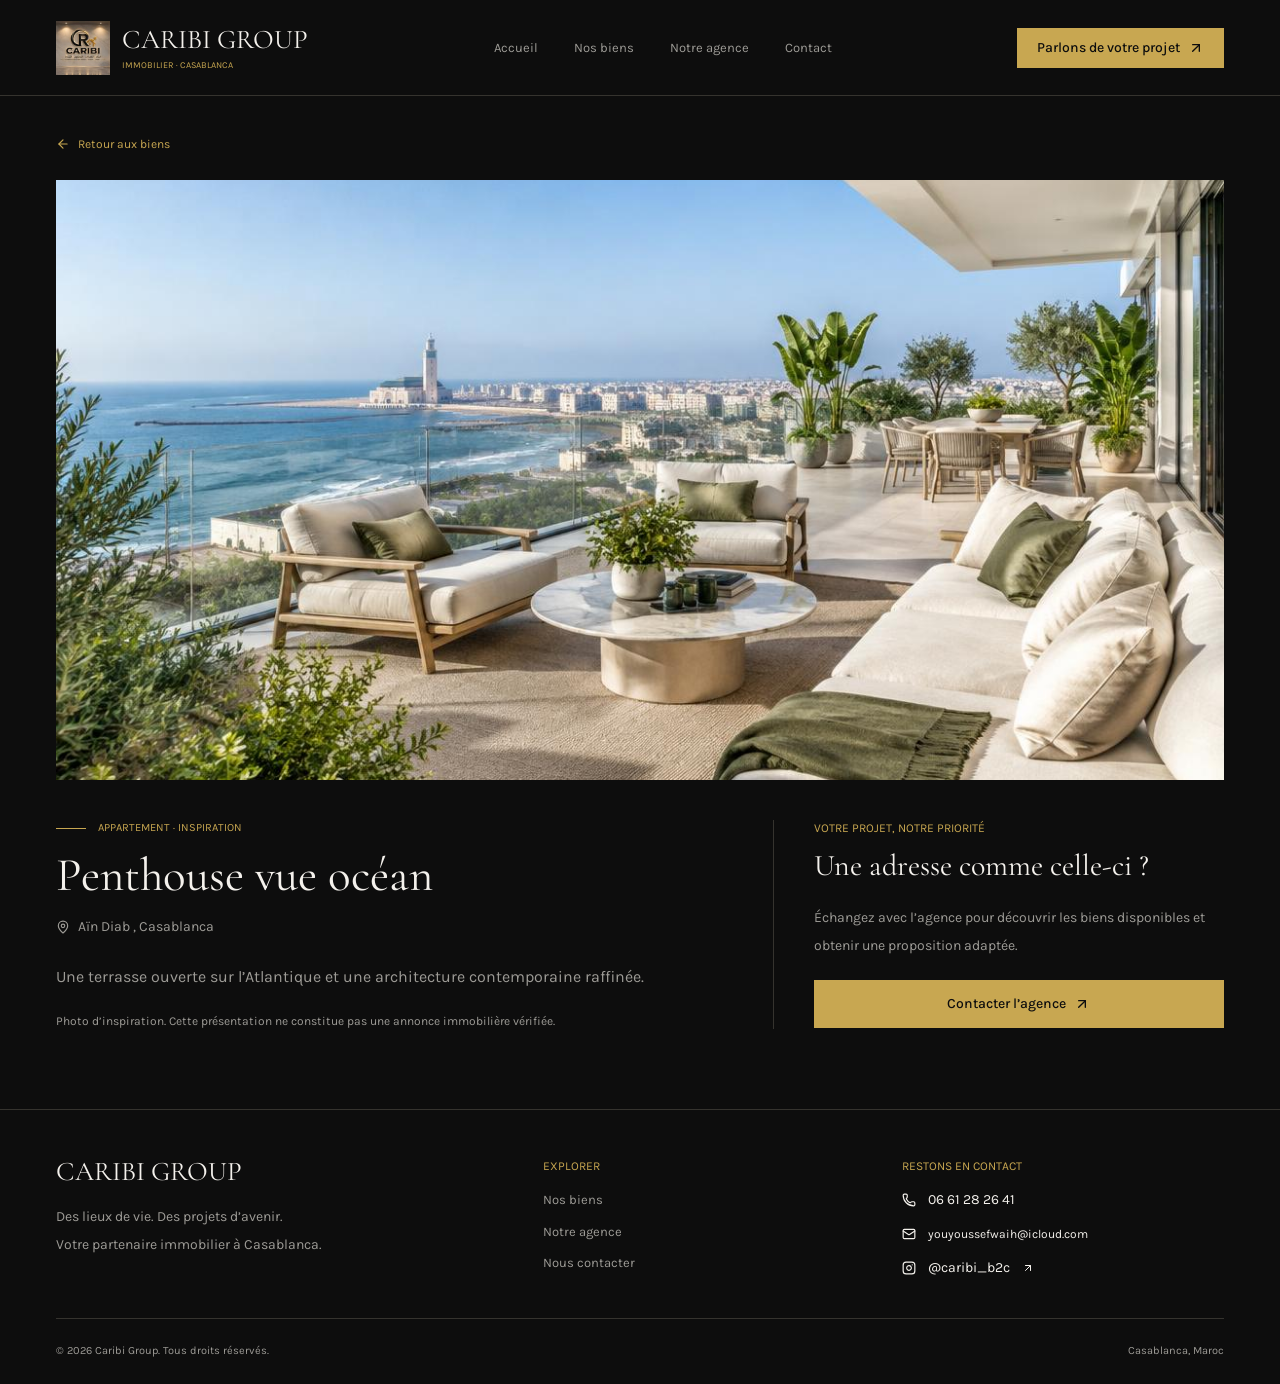
<file: penthouse.html>
<!DOCTYPE html>
<html data-tsd-source="/src/routes/__root.tsx:107:5" lang="fr">
 <head data-tsd-source="/src/routes/__root.tsx:108:7">
  <meta charset="utf-8"/>
  <meta content="width=device-width, initial-scale=1" name="viewport"/>
  <title>
   Penthouse vue océan | Caribi Group
  </title>
  <meta content="Penthouse vue océan à Aïn Diab, Casablanca. Découvrez cette inspiration immobilière avec Caribi Group." name="description"/>
  <meta content="Penthouse vue océan | Caribi Group" property="og:title"/>
  <meta content="Penthouse vue océan à Aïn Diab, Casablanca. Découvrez cette inspiration immobilière avec Caribi Group." property="og:description"/>
  <meta content="website" property="og:type"/>
  <meta content="summary_large_image" name="twitter:card"/>
  <link href="assets/favicon.png" rel="icon" type="image/png"/>
  <link href="styles.css" rel="stylesheet"/>
 </head>
 <body data-tsd-source="/src/routes/__root.tsx:111:7">
  <!--$-->
  <header class="site-header" data-tsd-source="/src/components/caribi.tsx:31:5">
   <div class="site-container flex h-full items-center justify-between gap-5" data-tsd-source="/src/components/caribi.tsx:31:37">
    <a aria-label="Caribi Group, accueil" class="flex items-center gap-3" data-tsd-source="/src/components/caribi.tsx:32:7" href="index.html">
     <img alt="Logo officiel Caribi" class="rounded-sm" data-tsd-source="/src/components/caribi.tsx:32:91" height="54" src="assets/caribi-logo.jpg" width="54"/>
     <span class="wordmark" data-tsd-source="/src/components/caribi.tsx:32:185">
      CARIBI GROUP
      <small data-tsd-source="/src/components/caribi.tsx:32:224">
       IMMOBILIER · CASABLANCA
      </small>
     </span>
    </a>
    <nav aria-label="Navigation principale" class="desktop-nav flex items-center gap-9" data-tsd-source="/src/components/caribi.tsx:33:7">
     <a class="nav-link" data-active="false" data-tsd-source="/src/components/caribi.tsx:33:114" href="index.html">
      Accueil
     </a>
     <a aria-current="page" class="nav-link active" data-active="false" data-status="active" data-tsd-source="/src/components/caribi.tsx:33:114" href="biens.html">
      Nos biens
     </a>
     <a class="nav-link" data-active="false" data-tsd-source="/src/components/caribi.tsx:33:114" href="agence.html">
      Notre agence
     </a>
     <a class="nav-link" data-active="false" data-tsd-source="/src/components/caribi.tsx:33:114" href="contact.html">
      Contact
     </a>
    </nav>
    <div class="flex items-center gap-3" data-tsd-source="/src/components/caribi.tsx:34:7">
     <a class="inline-flex items-center justify-center gap-2 whitespace-nowrap text-sm font-medium cursor-pointer transition-colors focus-visible:outline-none focus-visible:ring-1 focus-visible:ring-ring disabled:pointer-events-none disabled:opacity-50 disabled:cursor-not-allowed [&amp;_svg]:pointer-events-none [&amp;_svg]:size-4 [&amp;_svg]:shrink-0 bg-primary text-primary-foreground rounded-sm hover:bg-primary/90 shadow-none py-2 desktop-nav h-10 px-5" data-tsd-source="/src/components/caribi.tsx:34:113" href="contact.html">
      Parlons de votre projet
      <svg aria-hidden="true" class="lucide lucide-arrow-up-right" data-tsd-source="/src/components/caribi.tsx:34:157" fill="none" height="24" stroke="currentColor" stroke-linecap="round" stroke-linejoin="round" stroke-width="2" viewbox="0 0 24 24" width="24" xmlns="http://www.w3.org/2000/svg">
       <path d="M7 7h10v10">
       </path>
       <path d="M7 17 17 7">
       </path>
      </svg>
     </a>
     <button aria-label="Ouvrir le menu" class="inline-flex items-center justify-center gap-2 whitespace-nowrap rounded-md text-sm font-medium cursor-pointer transition-colors focus-visible:outline-none focus-visible:ring-1 focus-visible:ring-ring disabled:pointer-events-none disabled:opacity-50 disabled:cursor-not-allowed [&amp;_svg]:pointer-events-none [&amp;_svg]:size-4 [&amp;_svg]:shrink-0 hover:bg-accent hover:text-accent-foreground h-9 w-9 mobile-nav" data-tsd-source="/src/components/caribi.tsx:34:189">
      <svg aria-hidden="true" class="lucide lucide-menu" data-tsd-source="/src/components/caribi.tsx:34:367" fill="none" height="24" stroke="currentColor" stroke-linecap="round" stroke-linejoin="round" stroke-width="2" viewbox="0 0 24 24" width="24" xmlns="http://www.w3.org/2000/svg">
       <path d="M4 5h16">
       </path>
       <path d="M4 12h16">
       </path>
       <path d="M4 19h16">
       </path>
      </svg>
     </button>
    </div>
   </div>
  </header>
  <main data-tsd-source="/src/components/caribi.tsx:37:5">
   <section class="site-container py-10" data-tsd-source="/src/routes/biens.$id.tsx:6:82">
    <a aria-current="page" class="text-primary text-xs flex items-center gap-2 mb-7 active" data-status="active" data-tsd-source="/src/routes/biens.$id.tsx:6:124" href="biens.html">
     <svg aria-hidden="true" class="lucide lucide-arrow-left" data-tsd-source="/src/routes/biens.$id.tsx:6:204" fill="none" height="14" stroke="currentColor" stroke-linecap="round" stroke-linejoin="round" stroke-width="2" viewbox="0 0 24 24" width="14" xmlns="http://www.w3.org/2000/svg">
      <path d="m12 19-7-7 7-7">
      </path>
      <path d="M19 12H5">
      </path>
     </svg>
     Retour aux biens
    </a>
    <img alt="Penthouse vue océan" class="w-full max-h-[600px] object-cover rounded-sm" data-tsd-source="/src/routes/biens.$id.tsx:6:251" height="1088" src="assets/caribi-terrace.jpg" width="1920"/>
    <div class="grid md:grid-cols-[1.5fr_1fr] gap-10 py-10" data-tsd-source="/src/routes/biens.$id.tsx:6:384">
     <div data-tsd-source="/src/routes/biens.$id.tsx:6:444">
      <p class="eyebrow" data-tsd-source="/src/routes/biens.$id.tsx:6:449">
       Appartement
       <!-- -->
       · Inspiration
      </p>
      <h1 class="section-heading" data-tsd-source="/src/routes/biens.$id.tsx:6:505">
       Penthouse vue océan
      </h1>
      <p class="text-muted-foreground text-sm mt-4 flex gap-2 items-center" data-tsd-source="/src/routes/biens.$id.tsx:6:558">
       <svg aria-hidden="true" class="lucide lucide-map-pin" data-tsd-source="/src/routes/biens.$id.tsx:6:632" fill="none" height="14" stroke="currentColor" stroke-linecap="round" stroke-linejoin="round" stroke-width="2" viewbox="0 0 24 24" width="14" xmlns="http://www.w3.org/2000/svg">
        <path d="M20 10c0 4.993-5.539 10.193-7.399 11.799a1 1 0 0 1-1.202 0C9.539 20.193 4 14.993 4 10a8 8 0 0 1 16 0">
        </path>
        <circle cx="12" cy="10" r="3">
        </circle>
       </svg>
       Aïn Diab
       <!-- -->
       , Casablanca
      </p>
      <p class="text-muted-foreground leading-8 mt-6" data-tsd-source="/src/routes/biens.$id.tsx:6:687">
       Une terrasse ouverte sur l’Atlantique et une architecture contemporaine raffinée.
      </p>
      <p class="text-xs text-muted-foreground mt-5" data-tsd-source="/src/routes/biens.$id.tsx:6:765">
       Photo d’inspiration. Cette présentation ne constitue pas une annonce immobilière vérifiée.
      </p>
     </div>
     <div class="border-l border-border md:pl-10" data-tsd-source="/src/routes/biens.$id.tsx:6:915">
      <p class="text-primary text-xs mb-3" data-tsd-source="/src/routes/biens.$id.tsx:6:964">
       VOTRE PROJET, NOTRE PRIORITÉ
      </p>
      <h2 class="text-3xl" data-tsd-source="/src/routes/biens.$id.tsx:6:1037">
       Une adresse comme celle-ci ?
      </h2>
      <p class="text-muted-foreground text-sm leading-7 my-5" data-tsd-source="/src/routes/biens.$id.tsx:6:1095">
       Échangez avec l’agence pour découvrir les biens disponibles et obtenir une proposition adaptée.
      </p>
      <a class="inline-flex items-center justify-center gap-2 whitespace-nowrap text-sm font-medium cursor-pointer transition-colors focus-visible:outline-none focus-visible:ring-1 focus-visible:ring-ring disabled:pointer-events-none disabled:opacity-50 disabled:cursor-not-allowed [&amp;_svg]:pointer-events-none [&amp;_svg]:size-4 [&amp;_svg]:shrink-0 bg-primary text-primary-foreground rounded-sm hover:bg-primary/90 shadow-none px-4 py-2 h-12 w-full" data-tsd-source="/src/routes/biens.$id.tsx:6:1309" href="https://wa.me/212661282641?text=Bonjour%20Caribi%20Group%2C%20je%20recherche%20un%20bien%20comme%20votre%20inspiration%20%C2%AB%20Penthouse%20vue%20oc%C3%A9an%20%C2%BB%20%C3%A0%20A%C3%AFn%20Diab." rel="noopener noreferrer" target="_blank">
       Contacter l’agence
       <svg aria-hidden="true" class="lucide lucide-arrow-up-right" data-tsd-source="/src/routes/biens.$id.tsx:6:1537" fill="none" height="24" stroke="currentColor" stroke-linecap="round" stroke-linejoin="round" stroke-width="2" viewbox="0 0 24 24" width="24" xmlns="http://www.w3.org/2000/svg">
        <path d="M7 7h10v10">
        </path>
        <path d="M7 17 17 7">
        </path>
       </svg>
      </a>
     </div>
    </div>
   </section>
  </main>
  <footer class="border-t border-border pt-12 pb-6" data-tsd-source="/src/components/caribi.tsx:38:5">
   <div class="site-container" data-tsd-source="/src/components/caribi.tsx:38:59">
    <div class="grid gap-9 md:grid-cols-[1.4fr_1fr_1fr] pb-10" data-tsd-source="/src/components/caribi.tsx:38:91">
     <div data-tsd-source="/src/components/caribi.tsx:38:154">
      <span class="wordmark" data-tsd-source="/src/components/caribi.tsx:38:159">
       CARIBI GROUP
      </span>
      <p class="text-muted-foreground text-sm mt-4 max-w-xs leading-7" data-tsd-source="/src/components/caribi.tsx:38:205">
       Des lieux de vie. Des projets d’avenir.
       <br data-tsd-source="/src/components/caribi.tsx:38:313"/>
       Votre partenaire immobilier à Casablanca.
      </p>
     </div>
     <div data-tsd-source="/src/components/caribi.tsx:38:370">
      <p class="text-xs text-primary mb-4" data-tsd-source="/src/components/caribi.tsx:38:375">
       EXPLORER
      </p>
      <div class="flex flex-col gap-3" data-tsd-source="/src/components/caribi.tsx:38:428">
       <a aria-current="page" class="nav-link active" data-status="active" data-tsd-source="/src/components/caribi.tsx:38:465" href="biens.html">
        Nos biens
       </a>
       <a class="nav-link" data-tsd-source="/src/components/caribi.tsx:38:520" href="agence.html">
        Notre agence
       </a>
       <a class="nav-link" data-tsd-source="/src/components/caribi.tsx:38:579" href="contact.html">
        Nous contacter
       </a>
      </div>
     </div>
     <div data-tsd-source="/src/components/caribi.tsx:38:653">
      <p class="text-xs text-primary mb-4" data-tsd-source="/src/components/caribi.tsx:38:658">
       RESTONS EN CONTACT
      </p>
      <a class="flex gap-3 items-center text-sm" data-tsd-source="/src/components/caribi.tsx:38:721" href="tel:+212661282641">
       <svg aria-hidden="true" class="lucide lucide-phone" data-tsd-source="/src/components/caribi.tsx:38:793" fill="none" height="14" stroke="currentColor" stroke-linecap="round" stroke-linejoin="round" stroke-width="2" viewbox="0 0 24 24" width="14" xmlns="http://www.w3.org/2000/svg">
        <path d="M13.832 16.568a1 1 0 0 0 1.213-.303l.355-.465A2 2 0 0 1 17 15h3a2 2 0 0 1 2 2v3a2 2 0 0 1-2 2A18 18 0 0 1 2 4a2 2 0 0 1 2-2h3a2 2 0 0 1 2 2v3a2 2 0 0 1-.8 1.6l-.468.351a1 1 0 0 0-.292 1.233 14 14 0 0 0 6.392 6.384">
        </path>
       </svg>
       06 61 28 26 41
      </a>
      <a class="flex gap-3 items-center text-xs mt-4 break-all" data-tsd-source="/src/components/caribi.tsx:38:831" href="mailto:youyoussefwaih@icloud.com">
       <svg aria-hidden="true" class="lucide lucide-mail shrink-0" data-tsd-source="/src/components/caribi.tsx:38:933" fill="none" height="14" stroke="currentColor" stroke-linecap="round" stroke-linejoin="round" stroke-width="2" viewbox="0 0 24 24" width="14" xmlns="http://www.w3.org/2000/svg">
        <path d="m22 7-8.991 5.727a2 2 0 0 1-2.009 0L2 7">
        </path>
        <rect height="16" rx="2" width="20" x="2" y="4">
        </rect>
       </svg>
       youyoussefwaih@icloud.com
      </a>
      <a class="flex gap-3 items-center text-sm mt-4" data-tsd-source="/src/components/caribi.tsx:38:1002" href="https://www.instagram.com/caribi_b2c/" rel="noopener noreferrer" target="_blank">
       <svg aria-hidden="true" class="lucide lucide-instagram" data-tsd-source="/src/components/caribi.tsx:38:1141" fill="none" height="14" stroke="currentColor" stroke-linecap="round" stroke-linejoin="round" stroke-width="2" viewbox="0 0 24 24" width="14" xmlns="http://www.w3.org/2000/svg">
        <rect height="20" rx="5" ry="5" width="20" x="2" y="2">
        </rect>
        <path d="M16 11.37A4 4 0 1 1 12.63 8 4 4 0 0 1 16 11.37z">
        </path>
        <line x1="17.5" x2="17.51" y1="6.5" y2="6.5">
        </line>
       </svg>
       @caribi_b2c
       <svg aria-hidden="true" class="lucide lucide-arrow-up-right" data-tsd-source="/src/components/caribi.tsx:38:1177" fill="none" height="12" stroke="currentColor" stroke-linecap="round" stroke-linejoin="round" stroke-width="2" viewbox="0 0 24 24" width="12" xmlns="http://www.w3.org/2000/svg">
        <path d="M7 7h10v10">
        </path>
        <path d="M7 17 17 7">
        </path>
       </svg>
      </a>
     </div>
    </div>
    <div class="border-t border-border pt-6 text-[11px] text-muted-foreground flex flex-wrap justify-between gap-3" data-tsd-source="/src/components/caribi.tsx:38:1219">
     <span data-tsd-source="/src/components/caribi.tsx:38:1335">
      ©
      <!-- -->
      2026
      <!-- -->
      Caribi Group. Tous droits réservés.
     </span>
     <span data-tsd-source="/src/components/caribi.tsx:38:1412">
      Casablanca, Maroc
     </span>
    </div>
   </div>
  </footer>
  <!--/$-->
  <script defer="True" src="script.js">
  </script>
 </body>
</html>
</file>
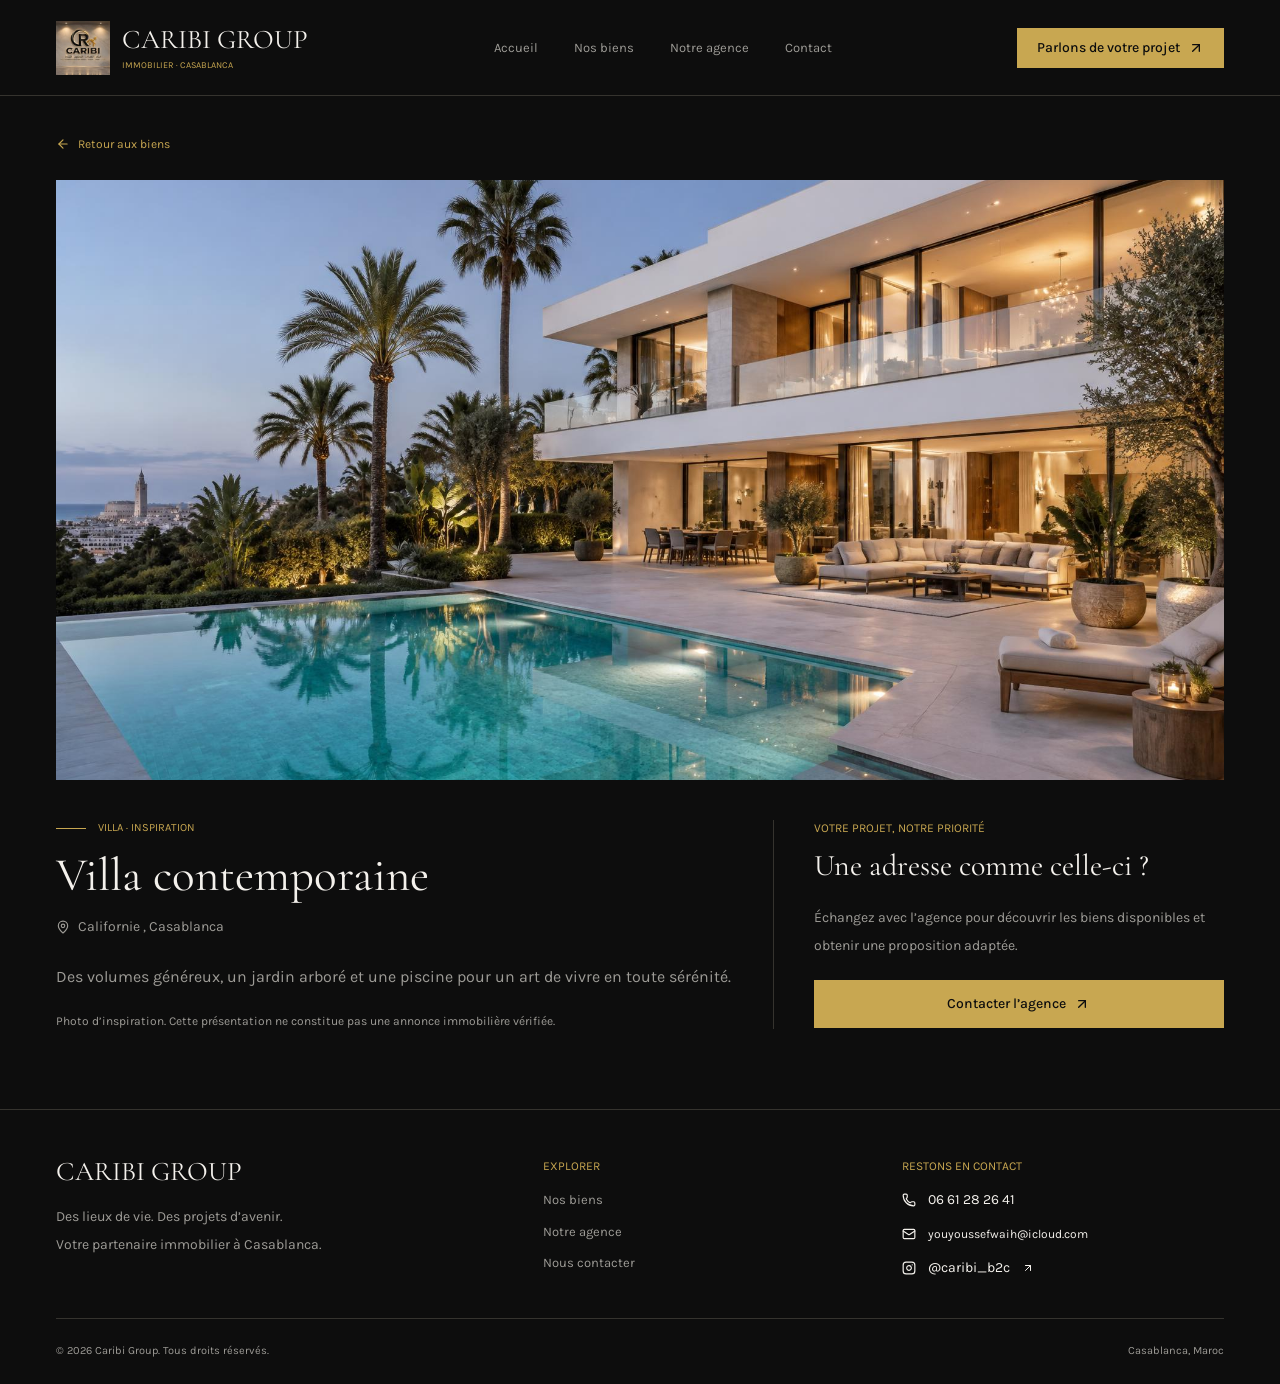
<file: villa.html>
<!DOCTYPE html>
<html data-tsd-source="/src/routes/__root.tsx:107:5" lang="fr">
 <head data-tsd-source="/src/routes/__root.tsx:108:7">
  <meta charset="utf-8"/>
  <meta content="width=device-width, initial-scale=1" name="viewport"/>
  <title>
   Villa contemporaine | Caribi Group
  </title>
  <meta content="Villa contemporaine à Californie, Casablanca. Découvrez cette inspiration immobilière avec Caribi Group." name="description"/>
  <meta content="Villa contemporaine | Caribi Group" property="og:title"/>
  <meta content="Villa contemporaine à Californie, Casablanca. Découvrez cette inspiration immobilière avec Caribi Group." property="og:description"/>
  <meta content="website" property="og:type"/>
  <meta content="summary_large_image" name="twitter:card"/>
  <link href="assets/favicon.png" rel="icon" type="image/png"/>
  <link href="styles.css" rel="stylesheet"/>
 </head>
 <body data-tsd-source="/src/routes/__root.tsx:111:7">
  <!--$-->
  <header class="site-header" data-tsd-source="/src/components/caribi.tsx:31:5">
   <div class="site-container flex h-full items-center justify-between gap-5" data-tsd-source="/src/components/caribi.tsx:31:37">
    <a aria-label="Caribi Group, accueil" class="flex items-center gap-3" data-tsd-source="/src/components/caribi.tsx:32:7" href="index.html">
     <img alt="Logo officiel Caribi" class="rounded-sm" data-tsd-source="/src/components/caribi.tsx:32:91" height="54" src="assets/caribi-logo.jpg" width="54"/>
     <span class="wordmark" data-tsd-source="/src/components/caribi.tsx:32:185">
      CARIBI GROUP
      <small data-tsd-source="/src/components/caribi.tsx:32:224">
       IMMOBILIER · CASABLANCA
      </small>
     </span>
    </a>
    <nav aria-label="Navigation principale" class="desktop-nav flex items-center gap-9" data-tsd-source="/src/components/caribi.tsx:33:7">
     <a class="nav-link" data-active="false" data-tsd-source="/src/components/caribi.tsx:33:114" href="index.html">
      Accueil
     </a>
     <a aria-current="page" class="nav-link active" data-active="false" data-status="active" data-tsd-source="/src/components/caribi.tsx:33:114" href="biens.html">
      Nos biens
     </a>
     <a class="nav-link" data-active="false" data-tsd-source="/src/components/caribi.tsx:33:114" href="agence.html">
      Notre agence
     </a>
     <a class="nav-link" data-active="false" data-tsd-source="/src/components/caribi.tsx:33:114" href="contact.html">
      Contact
     </a>
    </nav>
    <div class="flex items-center gap-3" data-tsd-source="/src/components/caribi.tsx:34:7">
     <a class="inline-flex items-center justify-center gap-2 whitespace-nowrap text-sm font-medium cursor-pointer transition-colors focus-visible:outline-none focus-visible:ring-1 focus-visible:ring-ring disabled:pointer-events-none disabled:opacity-50 disabled:cursor-not-allowed [&amp;_svg]:pointer-events-none [&amp;_svg]:size-4 [&amp;_svg]:shrink-0 bg-primary text-primary-foreground rounded-sm hover:bg-primary/90 shadow-none py-2 desktop-nav h-10 px-5" data-tsd-source="/src/components/caribi.tsx:34:113" href="contact.html">
      Parlons de votre projet
      <svg aria-hidden="true" class="lucide lucide-arrow-up-right" data-tsd-source="/src/components/caribi.tsx:34:157" fill="none" height="24" stroke="currentColor" stroke-linecap="round" stroke-linejoin="round" stroke-width="2" viewbox="0 0 24 24" width="24" xmlns="http://www.w3.org/2000/svg">
       <path d="M7 7h10v10">
       </path>
       <path d="M7 17 17 7">
       </path>
      </svg>
     </a>
     <button aria-label="Ouvrir le menu" class="inline-flex items-center justify-center gap-2 whitespace-nowrap rounded-md text-sm font-medium cursor-pointer transition-colors focus-visible:outline-none focus-visible:ring-1 focus-visible:ring-ring disabled:pointer-events-none disabled:opacity-50 disabled:cursor-not-allowed [&amp;_svg]:pointer-events-none [&amp;_svg]:size-4 [&amp;_svg]:shrink-0 hover:bg-accent hover:text-accent-foreground h-9 w-9 mobile-nav" data-tsd-source="/src/components/caribi.tsx:34:189">
      <svg aria-hidden="true" class="lucide lucide-menu" data-tsd-source="/src/components/caribi.tsx:34:367" fill="none" height="24" stroke="currentColor" stroke-linecap="round" stroke-linejoin="round" stroke-width="2" viewbox="0 0 24 24" width="24" xmlns="http://www.w3.org/2000/svg">
       <path d="M4 5h16">
       </path>
       <path d="M4 12h16">
       </path>
       <path d="M4 19h16">
       </path>
      </svg>
     </button>
    </div>
   </div>
  </header>
  <main data-tsd-source="/src/components/caribi.tsx:37:5">
   <section class="site-container py-10" data-tsd-source="/src/routes/biens.$id.tsx:6:82">
    <a aria-current="page" class="text-primary text-xs flex items-center gap-2 mb-7 active" data-status="active" data-tsd-source="/src/routes/biens.$id.tsx:6:124" href="biens.html">
     <svg aria-hidden="true" class="lucide lucide-arrow-left" data-tsd-source="/src/routes/biens.$id.tsx:6:204" fill="none" height="14" stroke="currentColor" stroke-linecap="round" stroke-linejoin="round" stroke-width="2" viewbox="0 0 24 24" width="14" xmlns="http://www.w3.org/2000/svg">
      <path d="m12 19-7-7 7-7">
      </path>
      <path d="M19 12H5">
      </path>
     </svg>
     Retour aux biens
    </a>
    <img alt="Villa contemporaine" class="w-full max-h-[600px] object-cover rounded-sm" data-tsd-source="/src/routes/biens.$id.tsx:6:251" height="1088" src="assets/caribi-villa.jpg" width="1920"/>
    <div class="grid md:grid-cols-[1.5fr_1fr] gap-10 py-10" data-tsd-source="/src/routes/biens.$id.tsx:6:384">
     <div data-tsd-source="/src/routes/biens.$id.tsx:6:444">
      <p class="eyebrow" data-tsd-source="/src/routes/biens.$id.tsx:6:449">
       Villa
       <!-- -->
       · Inspiration
      </p>
      <h1 class="section-heading" data-tsd-source="/src/routes/biens.$id.tsx:6:505">
       Villa contemporaine
      </h1>
      <p class="text-muted-foreground text-sm mt-4 flex gap-2 items-center" data-tsd-source="/src/routes/biens.$id.tsx:6:558">
       <svg aria-hidden="true" class="lucide lucide-map-pin" data-tsd-source="/src/routes/biens.$id.tsx:6:632" fill="none" height="14" stroke="currentColor" stroke-linecap="round" stroke-linejoin="round" stroke-width="2" viewbox="0 0 24 24" width="14" xmlns="http://www.w3.org/2000/svg">
        <path d="M20 10c0 4.993-5.539 10.193-7.399 11.799a1 1 0 0 1-1.202 0C9.539 20.193 4 14.993 4 10a8 8 0 0 1 16 0">
        </path>
        <circle cx="12" cy="10" r="3">
        </circle>
       </svg>
       Californie
       <!-- -->
       , Casablanca
      </p>
      <p class="text-muted-foreground leading-8 mt-6" data-tsd-source="/src/routes/biens.$id.tsx:6:687">
       Des volumes généreux, un jardin arboré et une piscine pour un art de vivre en toute sérénité.
      </p>
      <p class="text-xs text-muted-foreground mt-5" data-tsd-source="/src/routes/biens.$id.tsx:6:765">
       Photo d’inspiration. Cette présentation ne constitue pas une annonce immobilière vérifiée.
      </p>
     </div>
     <div class="border-l border-border md:pl-10" data-tsd-source="/src/routes/biens.$id.tsx:6:915">
      <p class="text-primary text-xs mb-3" data-tsd-source="/src/routes/biens.$id.tsx:6:964">
       VOTRE PROJET, NOTRE PRIORITÉ
      </p>
      <h2 class="text-3xl" data-tsd-source="/src/routes/biens.$id.tsx:6:1037">
       Une adresse comme celle-ci ?
      </h2>
      <p class="text-muted-foreground text-sm leading-7 my-5" data-tsd-source="/src/routes/biens.$id.tsx:6:1095">
       Échangez avec l’agence pour découvrir les biens disponibles et obtenir une proposition adaptée.
      </p>
      <a class="inline-flex items-center justify-center gap-2 whitespace-nowrap text-sm font-medium cursor-pointer transition-colors focus-visible:outline-none focus-visible:ring-1 focus-visible:ring-ring disabled:pointer-events-none disabled:opacity-50 disabled:cursor-not-allowed [&amp;_svg]:pointer-events-none [&amp;_svg]:size-4 [&amp;_svg]:shrink-0 bg-primary text-primary-foreground rounded-sm hover:bg-primary/90 shadow-none px-4 py-2 h-12 w-full" data-tsd-source="/src/routes/biens.$id.tsx:6:1309" href="https://wa.me/212661282641?text=Bonjour%20Caribi%20Group%2C%20je%20recherche%20un%20bien%20comme%20votre%20inspiration%20%C2%AB%20Villa%20contemporaine%20%C2%BB%20%C3%A0%20Californie." rel="noopener noreferrer" target="_blank">
       Contacter l’agence
       <svg aria-hidden="true" class="lucide lucide-arrow-up-right" data-tsd-source="/src/routes/biens.$id.tsx:6:1537" fill="none" height="24" stroke="currentColor" stroke-linecap="round" stroke-linejoin="round" stroke-width="2" viewbox="0 0 24 24" width="24" xmlns="http://www.w3.org/2000/svg">
        <path d="M7 7h10v10">
        </path>
        <path d="M7 17 17 7">
        </path>
       </svg>
      </a>
     </div>
    </div>
   </section>
  </main>
  <footer class="border-t border-border pt-12 pb-6" data-tsd-source="/src/components/caribi.tsx:38:5">
   <div class="site-container" data-tsd-source="/src/components/caribi.tsx:38:59">
    <div class="grid gap-9 md:grid-cols-[1.4fr_1fr_1fr] pb-10" data-tsd-source="/src/components/caribi.tsx:38:91">
     <div data-tsd-source="/src/components/caribi.tsx:38:154">
      <span class="wordmark" data-tsd-source="/src/components/caribi.tsx:38:159">
       CARIBI GROUP
      </span>
      <p class="text-muted-foreground text-sm mt-4 max-w-xs leading-7" data-tsd-source="/src/components/caribi.tsx:38:205">
       Des lieux de vie. Des projets d’avenir.
       <br data-tsd-source="/src/components/caribi.tsx:38:313"/>
       Votre partenaire immobilier à Casablanca.
      </p>
     </div>
     <div data-tsd-source="/src/components/caribi.tsx:38:370">
      <p class="text-xs text-primary mb-4" data-tsd-source="/src/components/caribi.tsx:38:375">
       EXPLORER
      </p>
      <div class="flex flex-col gap-3" data-tsd-source="/src/components/caribi.tsx:38:428">
       <a aria-current="page" class="nav-link active" data-status="active" data-tsd-source="/src/components/caribi.tsx:38:465" href="biens.html">
        Nos biens
       </a>
       <a class="nav-link" data-tsd-source="/src/components/caribi.tsx:38:520" href="agence.html">
        Notre agence
       </a>
       <a class="nav-link" data-tsd-source="/src/components/caribi.tsx:38:579" href="contact.html">
        Nous contacter
       </a>
      </div>
     </div>
     <div data-tsd-source="/src/components/caribi.tsx:38:653">
      <p class="text-xs text-primary mb-4" data-tsd-source="/src/components/caribi.tsx:38:658">
       RESTONS EN CONTACT
      </p>
      <a class="flex gap-3 items-center text-sm" data-tsd-source="/src/components/caribi.tsx:38:721" href="tel:+212661282641">
       <svg aria-hidden="true" class="lucide lucide-phone" data-tsd-source="/src/components/caribi.tsx:38:793" fill="none" height="14" stroke="currentColor" stroke-linecap="round" stroke-linejoin="round" stroke-width="2" viewbox="0 0 24 24" width="14" xmlns="http://www.w3.org/2000/svg">
        <path d="M13.832 16.568a1 1 0 0 0 1.213-.303l.355-.465A2 2 0 0 1 17 15h3a2 2 0 0 1 2 2v3a2 2 0 0 1-2 2A18 18 0 0 1 2 4a2 2 0 0 1 2-2h3a2 2 0 0 1 2 2v3a2 2 0 0 1-.8 1.6l-.468.351a1 1 0 0 0-.292 1.233 14 14 0 0 0 6.392 6.384">
        </path>
       </svg>
       06 61 28 26 41
      </a>
      <a class="flex gap-3 items-center text-xs mt-4 break-all" data-tsd-source="/src/components/caribi.tsx:38:831" href="mailto:youyoussefwaih@icloud.com">
       <svg aria-hidden="true" class="lucide lucide-mail shrink-0" data-tsd-source="/src/components/caribi.tsx:38:933" fill="none" height="14" stroke="currentColor" stroke-linecap="round" stroke-linejoin="round" stroke-width="2" viewbox="0 0 24 24" width="14" xmlns="http://www.w3.org/2000/svg">
        <path d="m22 7-8.991 5.727a2 2 0 0 1-2.009 0L2 7">
        </path>
        <rect height="16" rx="2" width="20" x="2" y="4">
        </rect>
       </svg>
       youyoussefwaih@icloud.com
      </a>
      <a class="flex gap-3 items-center text-sm mt-4" data-tsd-source="/src/components/caribi.tsx:38:1002" href="https://www.instagram.com/caribi_b2c/" rel="noopener noreferrer" target="_blank">
       <svg aria-hidden="true" class="lucide lucide-instagram" data-tsd-source="/src/components/caribi.tsx:38:1141" fill="none" height="14" stroke="currentColor" stroke-linecap="round" stroke-linejoin="round" stroke-width="2" viewbox="0 0 24 24" width="14" xmlns="http://www.w3.org/2000/svg">
        <rect height="20" rx="5" ry="5" width="20" x="2" y="2">
        </rect>
        <path d="M16 11.37A4 4 0 1 1 12.63 8 4 4 0 0 1 16 11.37z">
        </path>
        <line x1="17.5" x2="17.51" y1="6.5" y2="6.5">
        </line>
       </svg>
       @caribi_b2c
       <svg aria-hidden="true" class="lucide lucide-arrow-up-right" data-tsd-source="/src/components/caribi.tsx:38:1177" fill="none" height="12" stroke="currentColor" stroke-linecap="round" stroke-linejoin="round" stroke-width="2" viewbox="0 0 24 24" width="12" xmlns="http://www.w3.org/2000/svg">
        <path d="M7 7h10v10">
        </path>
        <path d="M7 17 17 7">
        </path>
       </svg>
      </a>
     </div>
    </div>
    <div class="border-t border-border pt-6 text-[11px] text-muted-foreground flex flex-wrap justify-between gap-3" data-tsd-source="/src/components/caribi.tsx:38:1219">
     <span data-tsd-source="/src/components/caribi.tsx:38:1335">
      ©
      <!-- -->
      2026
      <!-- -->
      Caribi Group. Tous droits réservés.
     </span>
     <span data-tsd-source="/src/components/caribi.tsx:38:1412">
      Casablanca, Maroc
     </span>
    </div>
   </div>
  </footer>
  <!--/$-->
  <script defer="True" src="script.js">
  </script>
 </body>
</html>
</file>
<file: styles.css>
@layer properties {
  @supports (((-webkit-hyphens: none)) and (not (margin-trim: inline))) or ((-moz-orient: inline) and (not (color: rgb(from red r g b)))) {
  *, ::before, ::after, ::backdrop { --tw-translate-x: 0; --tw-translate-y: 0; --tw-translate-z: 0; --tw-rotate-x: initial; --tw-rotate-y: initial; --tw-rotate-z: initial; --tw-skew-x: initial; --tw-skew-y: initial; --tw-space-y-reverse: 0; --tw-space-x-reverse: 0; --tw-border-style: solid; --tw-leading: initial; --tw-font-weight: initial; --tw-tracking: initial; --tw-ordinal: initial; --tw-slashed-zero: initial; --tw-numeric-figure: initial; --tw-numeric-spacing: initial; --tw-numeric-fraction: initial; --tw-shadow: 0 0 #0000; --tw-shadow-color: initial; --tw-shadow-alpha: 100%; --tw-inset-shadow: 0 0 #0000; --tw-inset-shadow-color: initial; --tw-inset-shadow-alpha: 100%; --tw-ring-color: initial; --tw-ring-shadow: 0 0 #0000; --tw-inset-ring-color: initial; --tw-inset-ring-shadow: 0 0 #0000; --tw-ring-inset: initial; --tw-ring-offset-width: 0px; --tw-ring-offset-color: #fff; --tw-ring-offset-shadow: 0 0 #0000; --tw-outline-style: solid; --tw-blur: initial; --tw-brightness: initial; --tw-contrast: initial; --tw-grayscale: initial; --tw-hue-rotate: initial; --tw-invert: initial; --tw-opacity: initial; --tw-saturate: initial; --tw-sepia: initial; --tw-drop-shadow: initial; --tw-drop-shadow-color: initial; --tw-drop-shadow-alpha: 100%; --tw-drop-shadow-size: initial; --tw-duration: initial; --tw-ease: initial; --tw-content: ""; --tw-animation-delay: 0s; --tw-animation-direction: normal; --tw-animation-duration: initial; --tw-animation-fill-mode: none; --tw-animation-iteration-count: 1; --tw-enter-blur: 0; --tw-enter-opacity: 1; --tw-enter-rotate: 0; --tw-enter-scale: 1; --tw-enter-translate-x: 0; --tw-enter-translate-y: 0; --tw-exit-blur: 0; --tw-exit-opacity: 1; --tw-exit-rotate: 0; --tw-exit-scale: 1; --tw-exit-translate-x: 0; --tw-exit-translate-y: 0; }
}
}
@layer theme {
  :root, :host { --font-sans: "Karla", sans-serif; --font-mono: ui-monospace, SFMono-Regular, Menlo, Monaco, Consolas, "Liberation Mono",
      "Courier New", monospace; --color-black: #000; --spacing: .25rem; --container-xs: 20rem; --container-sm: 24rem; --container-md: 28rem; --container-lg: 32rem; --text-xs: .75rem; --text-xs--line-height: calc(1 / .75); --text-sm: .875rem; --text-sm--line-height: calc(1.25 / .875); --text-base: 1rem; --text-base--line-height: calc(1.5 / 1); --text-lg: 1.125rem; --text-lg--line-height: calc(1.75 / 1.125); --text-xl: 1.25rem; --text-xl--line-height: calc(1.75 / 1.25); --text-3xl: 1.875rem; --text-3xl--line-height: calc(2.25 / 1.875); --text-4xl: 2.25rem; --text-4xl--line-height: calc(2.5 / 2.25); --text-7xl: 4.5rem; --text-7xl--line-height: 1; --font-weight-normal: 400; --font-weight-medium: 500; --font-weight-semibold: 600; --font-weight-bold: 700; --tracking-tight: -.025em; --tracking-widest: .1em; --leading-relaxed: 1.625; --ease-in-out: cubic-bezier(.4, 0, .2, 1); --animate-pulse: pulse 2s cubic-bezier(.4, 0, .6, 1) infinite; --aspect-video: 16 / 9; --default-transition-duration: .15s; --default-transition-timing-function: cubic-bezier(.4, 0, .2, 1); --default-font-family: "Karla", sans-serif; --default-mono-font-family: var(--font-mono); --color-background: var(--background); --color-foreground: var(--foreground); --color-border: var(--border); --font-display: "Cormorant Garamond", serif; --color-hero-ink: oklch(99% .004 85); }
}
@layer base {
  *, ::after, ::before, ::backdrop { box-sizing: border-box; border: 0px solid; margin: 0px; padding: 0px; }
  ::file-selector-button { box-sizing: border-box; border: 0px solid; margin: 0px; padding: 0px; }
  html, :host { text-size-adjust: 100%; tab-size: 4; line-height: 1.5; font-family: var(--default-font-family, -apple-system, BlinkMacSystemFont, "Segoe UI", Roboto, "Helvetica Neue", "Noto Sans", Arial, sans-serif, "Apple Color Emoji", "Segoe UI Emoji", "Segoe UI Symbol", "Noto Color Emoji"); font-feature-settings: var(--default-font-feature-settings, normal); font-variation-settings: var(--default-font-variation-settings, normal); -webkit-tap-highlight-color: transparent; }
  hr { height: 0px; color: inherit; border-top-width: 1px; }
  abbr:where([title]) { text-decoration: underline dotted; }
  h1, h2, h3, h4, h5, h6 { font-size: inherit; font-weight: inherit; }
  a { color: inherit; text-decoration: inherit; }
  b, strong { font-weight: bolder; }
  code, kbd, samp, pre { font-family: var(--default-mono-font-family, ui-monospace, SFMono-Regular, Menlo, Monaco, Consolas, "Liberation Mono", "Courier New", monospace); font-feature-settings: var(--default-mono-font-feature-settings, normal); font-variation-settings: var(--default-mono-font-variation-settings, normal); font-size: 1em; }
  small { font-size: 80%; }
  sub, sup { vertical-align: baseline; font-size: 75%; line-height: 0; position: relative; }
  sub { bottom: -0.25em; }
  sup { top: -0.5em; }
  table { text-indent: 0px; border-color: inherit; border-collapse: collapse; }
  progress { vertical-align: baseline; }
  summary { display: list-item; }
  ol, ul, menu { list-style: none; }
  img, svg, video, canvas, audio, iframe, embed, object { vertical-align: middle; display: block; }
  img, video { max-width: 100%; height: auto; }
  button, input, select, optgroup, textarea { font: inherit; letter-spacing: inherit; color: inherit; opacity: 1; background-color: rgba(0, 0, 0, 0); border-radius: 0px; }
  ::file-selector-button { font: inherit; letter-spacing: inherit; color: inherit; opacity: 1; background-color: rgba(0, 0, 0, 0); border-radius: 0px; }
  :where(select:is([multiple], [size])) optgroup { font-weight: bolder; }
  :where(select:is([multiple], [size])) optgroup option { padding-inline-start: 20px; }
  ::file-selector-button { margin-inline-end: 4px; }
  ::placeholder { opacity: 1; }
  @supports (not ((-webkit-appearance: -apple-pay-button))) or (contain-intrinsic-size: 1px) {
  ::placeholder { color: currentcolor; }
  @supports (color: color-mix(in lab, red, red)) {
  ::placeholder { color: color-mix(in oklab, currentcolor, transparent); }
}
}
  textarea { resize: vertical; }
  ::-webkit-search-decoration { appearance: none; }
  ::-webkit-date-and-time-value { min-height: 1lh; text-align: inherit; }
  ::-webkit-datetime-edit { display: inline-flex; }
  ::-webkit-datetime-edit-fields-wrapper { padding: 0px; }
  ::-webkit-datetime-edit { padding-block: 0px; }
  ::-webkit-datetime-edit-year-field { padding-block: 0px; }
  ::-webkit-datetime-edit-month-field { padding-block: 0px; }
  ::-webkit-datetime-edit-day-field { padding-block: 0px; }
  ::-webkit-datetime-edit-hour-field { padding-block: 0px; }
  ::-webkit-datetime-edit-minute-field { padding-block: 0px; }
  ::-webkit-datetime-edit-second-field { padding-block: 0px; }
  ::-webkit-datetime-edit-millisecond-field { padding-block: 0px; }
  ::-webkit-datetime-edit-meridiem-field { padding-block: 0px; }
  ::-webkit-calendar-picker-indicator { line-height: 1; }
  button, input:where([type="button"], [type="reset"], [type="submit"]) { appearance: button; }
  ::file-selector-button { appearance: button; }
  ::-webkit-inner-spin-button { height: auto; }
  ::-webkit-outer-spin-button { height: auto; }
  [hidden]:where(:not([hidden="until-found"])) { display: none !important; }
  * { border-color: var(--color-border); }
  body { background-color: var(--color-background); color: var(--color-foreground); letter-spacing: 0px; font-family: Karla, sans-serif; }
}
@layer components;
@layer utilities {
  .pointer-events-none { pointer-events: none; }
  .invisible { visibility: hidden; }
  .sr-only { clip-path: inset(50%); white-space: nowrap; border-width: 0px; width: 1px; height: 1px; margin: -1px; padding: 0px; position: absolute; overflow: hidden; }
  .absolute { position: absolute; }
  .fixed { position: fixed; }
  .relative { position: relative; }
  .inset-0 { inset: 0px; }
  .inset-x-0 { inset-inline: 0px; }
  .inset-y-0 { inset-block: 0px; }
  .-top-12 { top: calc(var(--spacing) * -12); }
  .top-0 { top: 0px; }
  .top-1\.5 { top: calc(var(--spacing) * 1.5); }
  .top-1\/2 { top: 50%; }
  .top-3 { top: calc(var(--spacing) * 3); }
  .top-3\.5 { top: calc(var(--spacing) * 3.5); }
  .top-4 { top: calc(var(--spacing) * 4); }
  .top-\[1px\] { top: 1px; }
  .top-\[50\%\] { top: 50%; }
  .top-\[60\%\] { top: 60%; }
  .top-full { top: 100%; }
  .-right-12 { right: calc(var(--spacing) * -12); }
  .right-0 { right: 0px; }
  .right-1 { right: var(--spacing); }
  .right-2 { right: calc(var(--spacing) * 2); }
  .right-3 { right: calc(var(--spacing) * 3); }
  .right-4 { right: calc(var(--spacing) * 4); }
  .-bottom-12 { bottom: calc(var(--spacing) * -12); }
  .bottom-0 { bottom: 0px; }
  .-left-12 { left: calc(var(--spacing) * -12); }
  .left-0 { left: 0px; }
  .left-1\/2 { left: 50%; }
  .left-2 { left: calc(var(--spacing) * 2); }
  .left-\[50\%\] { left: 50%; }
  .z-10 { z-index: 10; }
  .z-20 { z-index: 20; }
  .z-50 { z-index: 50; }
  .z-\[1\] { z-index: 1; }
  .-mx-1 { margin-inline: calc(var(--spacing) * -1); }
  .mx-2 { margin-inline: calc(var(--spacing) * 2); }
  .mx-3\.5 { margin-inline: calc(var(--spacing) * 3.5); }
  .mx-auto { margin-inline: auto; }
  .my-0\.5 { margin-block: calc(var(--spacing) * .5); }
  .my-1 { margin-block: var(--spacing); }
  .my-5 { margin-block: calc(var(--spacing) * 5); }
  .-mt-4 { margin-top: calc(var(--spacing) * -4); }
  .mt-1\.5 { margin-top: calc(var(--spacing) * 1.5); }
  .mt-2 { margin-top: calc(var(--spacing) * 2); }
  .mt-4 { margin-top: calc(var(--spacing) * 4); }
  .mt-5 { margin-top: calc(var(--spacing) * 5); }
  .mt-6 { margin-top: calc(var(--spacing) * 6); }
  .mt-8 { margin-top: calc(var(--spacing) * 8); }
  .mt-10 { margin-top: calc(var(--spacing) * 10); }
  .mt-24 { margin-top: calc(var(--spacing) * 24); }
  .mt-auto { margin-top: auto; }
  .mr-2 { margin-right: calc(var(--spacing) * 2); }
  .mb-1 { margin-bottom: var(--spacing); }
  .mb-3 { margin-bottom: calc(var(--spacing) * 3); }
  .mb-4 { margin-bottom: calc(var(--spacing) * 4); }
  .mb-6 { margin-bottom: calc(var(--spacing) * 6); }
  .mb-7 { margin-bottom: calc(var(--spacing) * 7); }
  .mb-9 { margin-bottom: calc(var(--spacing) * 9); }
  .mb-10 { margin-bottom: calc(var(--spacing) * 10); }
  .-ml-4 { margin-left: calc(var(--spacing) * -4); }
  .ml-1 { margin-left: var(--spacing); }
  .ml-auto { margin-left: auto; }
  .block { display: block; }
  .flex { display: flex; }
  .grid { display: grid; }
  .hidden { display: none; }
  .inline-flex { display: inline-flex; }
  .table { display: table; }
  .aspect-\[4\/3\] { aspect-ratio: 4 / 3; }
  .aspect-square { aspect-ratio: 1 / 1; }
  .aspect-video { aspect-ratio: var(--aspect-video); }
  .size-\(--cell-size\) { width: var(--cell-size); height: var(--cell-size); }
  .size-4 { width: calc(var(--spacing) * 4); height: calc(var(--spacing) * 4); }
  .h-\(--cell-size\) { height: var(--cell-size); }
  .h-1\.5 { height: calc(var(--spacing) * 1.5); }
  .h-2 { height: calc(var(--spacing) * 2); }
  .h-2\.5 { height: calc(var(--spacing) * 2.5); }
  .h-3 { height: calc(var(--spacing) * 3); }
  .h-3\.5 { height: calc(var(--spacing) * 3.5); }
  .h-4 { height: calc(var(--spacing) * 4); }
  .h-5 { height: calc(var(--spacing) * 5); }
  .h-7 { height: calc(var(--spacing) * 7); }
  .h-8 { height: calc(var(--spacing) * 8); }
  .h-9 { height: calc(var(--spacing) * 9); }
  .h-10 { height: calc(var(--spacing) * 10); }
  .h-12 { height: calc(var(--spacing) * 12); }
  .h-\[1px\] { height: 1px; }
  .h-\[var\(--radix-navigation-menu-viewport-height\)\] { height: var(--radix-navigation-menu-viewport-height); }
  .h-\[var\(--radix-select-trigger-height\)\] { height: var(--radix-select-trigger-height); }
  .h-auto { height: auto; }
  .h-full { height: 100%; }
  .h-px { height: 1px; }
  .h-svh { height: 100svh; }
  .max-h-\(--radix-context-menu-content-available-height\) { max-height: var(--radix-context-menu-content-available-height); }
  .max-h-\(--radix-select-content-available-height\) { max-height: var(--radix-select-content-available-height); }
  .max-h-\[300px\] { max-height: 300px; }
  .max-h-\[600px\] { max-height: 600px; }
  .max-h-\[var\(--radix-dropdown-menu-content-available-height\)\] { max-height: var(--radix-dropdown-menu-content-available-height); }
  .min-h-0 { min-height: 0px; }
  .min-h-36 { min-height: calc(var(--spacing) * 36); }
  .min-h-\[60px\] { min-height: 60px; }
  .min-h-screen { min-height: 100vh; }
  .min-h-svh { min-height: 100svh; }
  .w-\(--cell-size\) { width: var(--cell-size); }
  .w-\(--sidebar-width\) { width: var(--sidebar-width); }
  .w-0 { width: 0px; }
  .w-1 { width: var(--spacing); }
  .w-2 { width: calc(var(--spacing) * 2); }
  .w-2\.5 { width: calc(var(--spacing) * 2.5); }
  .w-3 { width: calc(var(--spacing) * 3); }
  .w-3\.5 { width: calc(var(--spacing) * 3.5); }
  .w-3\/4 { width: 75%; }
  .w-4 { width: calc(var(--spacing) * 4); }
  .w-5 { width: calc(var(--spacing) * 5); }
  .w-7 { width: calc(var(--spacing) * 7); }
  .w-8 { width: calc(var(--spacing) * 8); }
  .w-9 { width: calc(var(--spacing) * 9); }
  .w-10 { width: calc(var(--spacing) * 10); }
  .w-64 { width: calc(var(--spacing) * 64); }
  .w-72 { width: calc(var(--spacing) * 72); }
  .w-\[1px\] { width: 1px; }
  .w-\[100px\] { width: 100px; }
  .w-auto { width: auto; }
  .w-fit { width: fit-content; }
  .w-full { width: 100%; }
  .w-max { width: max-content; }
  .w-px { width: 1px; }
  .max-w-\(--skeleton-width\) { max-width: var(--skeleton-width); }
  .max-w-lg { max-width: var(--container-lg); }
  .max-w-max { max-width: max-content; }
  .max-w-md { max-width: var(--container-md); }
  .max-w-xs { max-width: var(--container-xs); }
  .min-w-\(--cell-size\) { min-width: var(--cell-size); }
  .min-w-0 { min-width: 0px; }
  .min-w-5 { min-width: calc(var(--spacing) * 5); }
  .min-w-8 { min-width: calc(var(--spacing) * 8); }
  .min-w-9 { min-width: calc(var(--spacing) * 9); }
  .min-w-10 { min-width: calc(var(--spacing) * 10); }
  .min-w-\[8rem\] { min-width: 8rem; }
  .min-w-\[12rem\] { min-width: 12rem; }
  .min-w-\[var\(--radix-select-trigger-width\)\] { min-width: var(--radix-select-trigger-width); }
  .flex-1 { flex: 1 1 0%; }
  .shrink-0 { flex-shrink: 0; }
  .grow { flex-grow: 1; }
  .grow-0 { flex-grow: 0; }
  .basis-full { flex-basis: 100%; }
  .caption-bottom { caption-side: bottom; }
  .border-collapse { border-collapse: collapse; }
  .origin-\(--radix-context-menu-content-transform-origin\) { transform-origin: var(--radix-context-menu-content-transform-origin); }
  .origin-\(--radix-dropdown-menu-content-transform-origin\) { transform-origin: var(--radix-dropdown-menu-content-transform-origin); }
  .origin-\(--radix-hover-card-content-transform-origin\) { transform-origin: var(--radix-hover-card-content-transform-origin); }
  .origin-\(--radix-menubar-content-transform-origin\) { transform-origin: var(--radix-menubar-content-transform-origin); }
  .origin-\(--radix-popover-content-transform-origin\) { transform-origin: var(--radix-popover-content-transform-origin); }
  .origin-\(--radix-select-content-transform-origin\) { transform-origin: var(--radix-select-content-transform-origin); }
  .origin-\(--radix-tooltip-content-transform-origin\) { transform-origin: var(--radix-tooltip-content-transform-origin); }
  .-translate-x-1\/2 { --tw-translate-x: calc(calc(1 / 2 * 100%) * -1); translate: var(--tw-translate-x) var(--tw-translate-y); }
  .-translate-x-px { --tw-translate-x: -1px; translate: var(--tw-translate-x) var(--tw-translate-y); }
  .translate-x-\[-50\%\] { --tw-translate-x: -50%; translate: var(--tw-translate-x) var(--tw-translate-y); }
  .translate-x-px { --tw-translate-x: 1px; translate: var(--tw-translate-x) var(--tw-translate-y); }
  .-translate-y-1\/2 { --tw-translate-y: calc(calc(1 / 2 * 100%) * -1); translate: var(--tw-translate-x) var(--tw-translate-y); }
  .translate-y-\[-50\%\] { --tw-translate-y: -50%; translate: var(--tw-translate-x) var(--tw-translate-y); }
  .rotate-45 { rotate: 45deg; }
  .rotate-90 { rotate: 90deg; }
  .transform { transform: var(--tw-rotate-x, ) var(--tw-rotate-y, ) var(--tw-rotate-z, ) var(--tw-skew-x, ) var(--tw-skew-y, ); }
  .animate-caret-blink { animation: 1.25s ease-out 0s infinite normal none running caret-blink; }
  .animate-in { animation: enter var(--tw-animation-duration, var(--tw-duration, .15s))var(--tw-ease, ease)var(--tw-animation-delay, 0s)var(--tw-animation-iteration-count, 1)var(--tw-animation-direction, normal)var(--tw-animation-fill-mode, none); }
  .animate-pulse { animation: var(--animate-pulse); }
  .cursor-default { cursor: default; }
  .cursor-pointer { cursor: pointer; }
  .touch-none { touch-action: none; }
  .list-none { list-style-type: none; }
  .flex-col { flex-direction: column; }
  .flex-col-reverse { flex-direction: column-reverse; }
  .flex-row { flex-direction: row; }
  .flex-wrap { flex-wrap: wrap; }
  .place-content-center { place-content: center; }
  .items-center { align-items: center; }
  .items-end { align-items: flex-end; }
  .items-start { align-items: flex-start; }
  .items-stretch { align-items: stretch; }
  .justify-between { justify-content: space-between; }
  .justify-center { justify-content: center; }
  .justify-start { justify-content: flex-start; }
  .gap-1 { gap: var(--spacing); }
  .gap-1\.5 { gap: calc(var(--spacing) * 1.5); }
  .gap-2 { gap: calc(var(--spacing) * 2); }
  .gap-3 { gap: calc(var(--spacing) * 3); }
  .gap-4 { gap: calc(var(--spacing) * 4); }
  .gap-5 { gap: calc(var(--spacing) * 5); }
  .gap-6 { gap: calc(var(--spacing) * 6); }
  .gap-8 { gap: calc(var(--spacing) * 8); }
  .gap-9 { gap: calc(var(--spacing) * 9); }
  .gap-10 { gap: calc(var(--spacing) * 10); }
  .gap-12 { gap: calc(var(--spacing) * 12); }
  :where(.space-y-1\.5 > :not(:last-child)) { --tw-space-y-reverse: 0; margin-block-start: calc(calc(var(--spacing) * 1.5) * var(--tw-space-y-reverse)); margin-block-end: calc(calc(var(--spacing) * 1.5) * calc(1 - var(--tw-space-y-reverse))); }
  :where(.space-y-2 > :not(:last-child)) { --tw-space-y-reverse: 0; margin-block-start: calc(calc(var(--spacing) * 2) * var(--tw-space-y-reverse)); margin-block-end: calc(calc(var(--spacing) * 2) * calc(1 - var(--tw-space-y-reverse))); }
  :where(.space-y-5 > :not(:last-child)) { --tw-space-y-reverse: 0; margin-block-start: calc(calc(var(--spacing) * 5) * var(--tw-space-y-reverse)); margin-block-end: calc(calc(var(--spacing) * 5) * calc(1 - var(--tw-space-y-reverse))); }
  :where(.space-y-8 > :not(:last-child)) { --tw-space-y-reverse: 0; margin-block-start: calc(calc(var(--spacing) * 8) * var(--tw-space-y-reverse)); margin-block-end: calc(calc(var(--spacing) * 8) * calc(1 - var(--tw-space-y-reverse))); }
  :where(.space-x-1 > :not(:last-child)) { --tw-space-x-reverse: 0; margin-inline-start: calc(var(--spacing) * var(--tw-space-x-reverse)); margin-inline-end: calc(var(--spacing) * calc(1 - var(--tw-space-x-reverse))); }
  .self-start { align-self: flex-start; }
  .overflow-auto { overflow: auto; }
  .overflow-hidden { overflow: hidden; }
  .overflow-x-hidden { overflow-x: hidden; }
  .overflow-y-auto { overflow-y: auto; }
  .rounded-\[2px\] { border-radius: 2px; }
  .rounded-\[inherit\] { border-radius: inherit; }
  .rounded-full { border-radius: 3.40282e+38px; }
  .rounded-lg { border-radius: var(--radius); }
  .rounded-md { border-radius: calc(var(--radius) - 2px); }
  .rounded-none { border-radius: 0px; }
  .rounded-sm { border-radius: calc(var(--radius) - 4px); }
  .rounded-xl { border-radius: calc(var(--radius) + 4px); }
  .rounded-t-\[10px\] { border-top-left-radius: 10px; border-top-right-radius: 10px; }
  .rounded-l-md { border-top-left-radius: calc(var(--radius) - 2px); border-bottom-left-radius: calc(var(--radius) - 2px); }
  .rounded-tl-sm { border-top-left-radius: calc(var(--radius) - 4px); }
  .rounded-r-md { border-top-right-radius: calc(var(--radius) - 2px); border-bottom-right-radius: calc(var(--radius) - 2px); }
  .border { border-style: var(--tw-border-style); border-width: 1px; }
  .border-2 { border-style: var(--tw-border-style); border-width: 2px; }
  .border-\[1\.5px\] { border-style: var(--tw-border-style); border-width: 1.5px; }
  .border-y { border-block-style: var(--tw-border-style); border-block-width: 1px; }
  .border-t { border-top-style: var(--tw-border-style); border-top-width: 1px; }
  .border-r { border-right-style: var(--tw-border-style); border-right-width: 1px; }
  .border-b { border-bottom-style: var(--tw-border-style); border-bottom-width: 1px; }
  .border-l { border-left-style: var(--tw-border-style); border-left-width: 1px; }
  .border-dashed { --tw-border-style: dashed; border-style: dashed; }
  .border-\(--color-border\) { border-color: var(--color-border); }
  .border-border { border-color: var(--border); }
  .border-border\/50 { border-color: var(--border); }
  @supports (color: color-mix(in lab, red, red)) {
  .border-border\/50 { border-color: color-mix(in oklab, var(--border) 50%, transparent); }
}
  .border-destructive\/50 { border-color: var(--destructive); }
  @supports (color: color-mix(in lab, red, red)) {
  .border-destructive\/50 { border-color: color-mix(in oklab, var(--destructive) 50%, transparent); }
}
  .border-hero-ink\/45 { border-color: oklab(0.99 0.000348623 0.00398478 / 0.45); }
  .border-input { border-color: var(--input); }
  .border-primary { border-color: var(--primary); }
  .border-primary\/50 { border-color: var(--primary); }
  @supports (color: color-mix(in lab, red, red)) {
  .border-primary\/50 { border-color: color-mix(in oklab, var(--primary) 50%, transparent); }
}
  .border-sidebar-border { border-color: var(--sidebar-border); }
  .border-transparent { border-color: rgba(0, 0, 0, 0); }
  .border-t-transparent { border-top-color: rgba(0, 0, 0, 0); }
  .border-l-transparent { border-left-color: rgba(0, 0, 0, 0); }
  .bg-\(--color-bg\) { background-color: var(--color-bg); }
  .bg-accent { background-color: var(--accent); }
  .bg-background { background-color: var(--background); }
  .bg-black\/80 { background-color: rgba(0, 0, 0, 0.8); }
  @supports (color: color-mix(in lab, red, red)) {
  .bg-black\/80 { background-color: color-mix(in oklab, var(--color-black) 80%, transparent); }
}
  .bg-border { background-color: var(--border); }
  .bg-card { background-color: var(--card); }
  .bg-destructive { background-color: var(--destructive); }
  .bg-foreground { background-color: var(--foreground); }
  .bg-muted { background-color: var(--muted); }
  .bg-muted\/50 { background-color: var(--muted); }
  @supports (color: color-mix(in lab, red, red)) {
  .bg-muted\/50 { background-color: color-mix(in oklab, var(--muted) 50%, transparent); }
}
  .bg-popover { background-color: var(--popover); }
  .bg-primary { background-color: var(--primary); }
  .bg-primary\/10 { background-color: var(--primary); }
  @supports (color: color-mix(in lab, red, red)) {
  .bg-primary\/10 { background-color: color-mix(in oklab, var(--primary) 10%, transparent); }
}
  .bg-primary\/20 { background-color: var(--primary); }
  @supports (color: color-mix(in lab, red, red)) {
  .bg-primary\/20 { background-color: color-mix(in oklab, var(--primary) 20%, transparent); }
}
  .bg-secondary { background-color: var(--secondary); }
  .bg-sidebar { background-color: var(--sidebar); }
  .bg-sidebar-border { background-color: var(--sidebar-border); }
  .bg-transparent { background-color: rgba(0, 0, 0, 0); }
  .fill-current { fill: currentcolor; }
  .fill-primary { fill: var(--primary); }
  .object-cover { object-fit: cover; }
  .p-0 { padding: 0px; }
  .p-1 { padding: var(--spacing); }
  .p-2 { padding: calc(var(--spacing) * 2); }
  .p-3 { padding: calc(var(--spacing) * 3); }
  .p-4 { padding: calc(var(--spacing) * 4); }
  .p-6 { padding: calc(var(--spacing) * 6); }
  .p-\[1px\] { padding: 1px; }
  .px-\(--cell-size\) { padding-inline: var(--cell-size); }
  .px-0 { padding-inline: 0px; }
  .px-1 { padding-inline: var(--spacing); }
  .px-1\.5 { padding-inline: calc(var(--spacing) * 1.5); }
  .px-2 { padding-inline: calc(var(--spacing) * 2); }
  .px-2\.5 { padding-inline: calc(var(--spacing) * 2.5); }
  .px-3 { padding-inline: calc(var(--spacing) * 3); }
  .px-4 { padding-inline: calc(var(--spacing) * 4); }
  .px-5 { padding-inline: calc(var(--spacing) * 5); }
  .px-6 { padding-inline: calc(var(--spacing) * 6); }
  .px-7 { padding-inline: calc(var(--spacing) * 7); }
  .px-8 { padding-inline: calc(var(--spacing) * 8); }
  .py-0\.5 { padding-block: calc(var(--spacing) * .5); }
  .py-1 { padding-block: var(--spacing); }
  .py-1\.5 { padding-block: calc(var(--spacing) * 1.5); }
  .py-2 { padding-block: calc(var(--spacing) * 2); }
  .py-3 { padding-block: calc(var(--spacing) * 3); }
  .py-4 { padding-block: calc(var(--spacing) * 4); }
  .py-5 { padding-block: calc(var(--spacing) * 5); }
  .py-6 { padding-block: calc(var(--spacing) * 6); }
  .py-10 { padding-block: calc(var(--spacing) * 10); }
  .py-14 { padding-block: calc(var(--spacing) * 14); }
  .pt-0 { padding-top: 0px; }
  .pt-3 { padding-top: calc(var(--spacing) * 3); }
  .pt-4 { padding-top: calc(var(--spacing) * 4); }
  .pt-6 { padding-top: calc(var(--spacing) * 6); }
  .pt-12 { padding-top: calc(var(--spacing) * 12); }
  .pr-1 { padding-right: var(--spacing); }
  .pr-2 { padding-right: calc(var(--spacing) * 2); }
  .pr-2\.5 { padding-right: calc(var(--spacing) * 2.5); }
  .pr-8 { padding-right: calc(var(--spacing) * 8); }
  .pb-3 { padding-bottom: calc(var(--spacing) * 3); }
  .pb-4 { padding-bottom: calc(var(--spacing) * 4); }
  .pb-6 { padding-bottom: calc(var(--spacing) * 6); }
  .pb-10 { padding-bottom: calc(var(--spacing) * 10); }
  .pb-16 { padding-bottom: calc(var(--spacing) * 16); }
  .pl-2 { padding-left: calc(var(--spacing) * 2); }
  .pl-2\.5 { padding-left: calc(var(--spacing) * 2.5); }
  .pl-4 { padding-left: calc(var(--spacing) * 4); }
  .pl-8 { padding-left: calc(var(--spacing) * 8); }
  .text-center { text-align: center; }
  .text-left { text-align: left; }
  .align-middle { vertical-align: middle; }
  .font-mono { font-family: var(--font-mono); }
  .text-3xl { font-size: var(--text-3xl); line-height: var(--tw-leading, var(--text-3xl--line-height)); }
  .text-4xl { font-size: var(--text-4xl); line-height: var(--tw-leading, var(--text-4xl--line-height)); }
  .text-7xl { font-size: var(--text-7xl); line-height: var(--tw-leading, var(--text-7xl--line-height)); }
  .text-base { font-size: var(--text-base); line-height: var(--tw-leading, var(--text-base--line-height)); }
  .text-lg { font-size: var(--text-lg); line-height: var(--tw-leading, var(--text-lg--line-height)); }
  .text-sm { font-size: var(--text-sm); line-height: var(--tw-leading, var(--text-sm--line-height)); }
  .text-xl { font-size: var(--text-xl); line-height: var(--tw-leading, var(--text-xl--line-height)); }
  .text-xs { font-size: var(--text-xs); line-height: var(--tw-leading, var(--text-xs--line-height)); }
  .text-\[0\.8rem\] { font-size: 0.8rem; }
  .text-\[11px\] { font-size: 11px; }
  .leading-7 { --tw-leading: calc(var(--spacing) * 7); line-height: calc(var(--spacing) * 7); }
  .leading-8 { --tw-leading: calc(var(--spacing) * 8); line-height: calc(var(--spacing) * 8); }
  .leading-none { --tw-leading: 1; line-height: 1; }
  .font-bold { --tw-font-weight: var(--font-weight-bold); font-weight: var(--font-weight-bold); }
  .font-medium { --tw-font-weight: var(--font-weight-medium); font-weight: var(--font-weight-medium); }
  .font-normal { --tw-font-weight: var(--font-weight-normal); font-weight: var(--font-weight-normal); }
  .font-semibold { --tw-font-weight: var(--font-weight-semibold); font-weight: var(--font-weight-semibold); }
  .tracking-tight { --tw-tracking: var(--tracking-tight); letter-spacing: var(--tracking-tight); }
  .tracking-widest { --tw-tracking: var(--tracking-widest); letter-spacing: var(--tracking-widest); }
  .break-words { overflow-wrap: break-word; }
  .break-all { word-break: break-all; }
  .whitespace-nowrap { white-space: nowrap; }
  .text-accent-foreground { color: var(--accent-foreground); }
  .text-card-foreground { color: var(--card-foreground); }
  .text-current { color: currentcolor; }
  .text-destructive { color: var(--destructive); }
  .text-destructive-foreground { color: var(--destructive-foreground); }
  .text-foreground { color: var(--foreground); }
  .text-hero-ink { color: oklch(0.99 0.004 85); }
  .text-muted-foreground { color: var(--muted-foreground); }
  .text-popover-foreground { color: var(--popover-foreground); }
  .text-primary { color: var(--primary); }
  .text-primary-foreground { color: var(--primary-foreground); }
  .text-secondary-foreground { color: var(--secondary-foreground); }
  .text-sidebar-foreground { color: var(--sidebar-foreground); }
  .text-sidebar-foreground\/70 { color: var(--sidebar-foreground); }
  @supports (color: color-mix(in lab, red, red)) {
  .text-sidebar-foreground\/70 { color: color-mix(in oklab, var(--sidebar-foreground) 70%, transparent); }
}
  .tabular-nums { --tw-numeric-spacing: tabular-nums; font-variant-numeric: var(--tw-ordinal, ) var(--tw-slashed-zero, ) var(--tw-numeric-figure, ) var(--tw-numeric-spacing, ) var(--tw-numeric-fraction, ); }
  .underline-offset-4 { text-underline-offset: 4px; }
  .opacity-0 { opacity: 0; }
  .opacity-50 { opacity: 0.5; }
  .opacity-60 { opacity: 0.6; }
  .opacity-70 { opacity: 0.7; }
  .shadow { --tw-shadow: 0 1px 3px 0 var(--tw-shadow-color, #0000001a), 0 1px 2px -1px var(--tw-shadow-color, #0000001a); box-shadow: var(--tw-inset-shadow), var(--tw-inset-ring-shadow), var(--tw-ring-offset-shadow), var(--tw-ring-shadow), var(--tw-shadow); }
  .shadow-\[0_0_0_1px_var\(--sidebar-border\)\] { --tw-shadow: 0 0 0 1px var(--tw-shadow-color, var(--sidebar-border)); box-shadow: var(--tw-inset-shadow), var(--tw-inset-ring-shadow), var(--tw-ring-offset-shadow), var(--tw-ring-shadow), var(--tw-shadow); }
  .shadow-lg { --tw-shadow: 0 10px 15px -3px var(--tw-shadow-color, #0000001a), 0 4px 6px -4px var(--tw-shadow-color, #0000001a); box-shadow: var(--tw-inset-shadow), var(--tw-inset-ring-shadow), var(--tw-ring-offset-shadow), var(--tw-ring-shadow), var(--tw-shadow); }
  .shadow-md { --tw-shadow: 0 4px 6px -1px var(--tw-shadow-color, #0000001a), 0 2px 4px -2px var(--tw-shadow-color, #0000001a); box-shadow: var(--tw-inset-shadow), var(--tw-inset-ring-shadow), var(--tw-ring-offset-shadow), var(--tw-ring-shadow), var(--tw-shadow); }
  .shadow-none { --tw-shadow: 0 0 #0000; box-shadow: var(--tw-inset-shadow), var(--tw-inset-ring-shadow), var(--tw-ring-offset-shadow), var(--tw-ring-shadow), var(--tw-shadow); }
  .shadow-sm { --tw-shadow: 0 1px 3px 0 var(--tw-shadow-color, #0000001a), 0 1px 2px -1px var(--tw-shadow-color, #0000001a); box-shadow: var(--tw-inset-shadow), var(--tw-inset-ring-shadow), var(--tw-ring-offset-shadow), var(--tw-ring-shadow), var(--tw-shadow); }
  .shadow-xl { --tw-shadow: 0 20px 25px -5px var(--tw-shadow-color, #0000001a), 0 8px 10px -6px var(--tw-shadow-color, #0000001a); box-shadow: var(--tw-inset-shadow), var(--tw-inset-ring-shadow), var(--tw-ring-offset-shadow), var(--tw-ring-shadow), var(--tw-shadow); }
  .shadow-xs { --tw-shadow: 0 1px 2px 0 var(--tw-shadow-color, #0000000d); box-shadow: var(--tw-inset-shadow), var(--tw-inset-ring-shadow), var(--tw-ring-offset-shadow), var(--tw-ring-shadow), var(--tw-shadow); }
  .ring-0 { --tw-ring-shadow: var(--tw-ring-inset, ) 0 0 0 calc(0px + var(--tw-ring-offset-width)) var(--tw-ring-color, currentcolor); box-shadow: var(--tw-inset-shadow), var(--tw-inset-ring-shadow), var(--tw-ring-offset-shadow), var(--tw-ring-shadow), var(--tw-shadow); }
  .ring-1 { --tw-ring-shadow: var(--tw-ring-inset, ) 0 0 0 calc(1px + var(--tw-ring-offset-width)) var(--tw-ring-color, currentcolor); box-shadow: var(--tw-inset-shadow), var(--tw-inset-ring-shadow), var(--tw-ring-offset-shadow), var(--tw-ring-shadow), var(--tw-shadow); }
  .ring-ring { --tw-ring-color: var(--ring); }
  .ring-sidebar-ring { --tw-ring-color: var(--sidebar-ring); }
  .ring-offset-background { --tw-ring-offset-color: var(--background); }
  .outline { outline-style: var(--tw-outline-style); outline-width: 1px; }
  .filter { filter: var(--tw-blur, ) var(--tw-brightness, ) var(--tw-contrast, ) var(--tw-grayscale, ) var(--tw-hue-rotate, ) var(--tw-invert, ) var(--tw-saturate, ) var(--tw-sepia, ) var(--tw-drop-shadow, ); }
  .transition { transition-property: color, background-color, border-color, outline-color, text-decoration-color, fill, stroke, --tw-gradient-from, --tw-gradient-via, --tw-gradient-to, opacity, box-shadow, transform, translate, scale, rotate, filter, -webkit-backdrop-filter, backdrop-filter, display, content-visibility, overlay, pointer-events; transition-timing-function: var(--tw-ease, var(--default-transition-timing-function)); transition-duration: var(--tw-duration, var(--default-transition-duration)); }
  .transition-\[left\,right\,width\] { transition-property: left, right, width; transition-timing-function: var(--tw-ease, var(--default-transition-timing-function)); transition-duration: var(--tw-duration, var(--default-transition-duration)); }
  .transition-\[margin\,opacity\] { transition-property: margin, opacity; transition-timing-function: var(--tw-ease, var(--default-transition-timing-function)); transition-duration: var(--tw-duration, var(--default-transition-duration)); }
  .transition-\[width\,height\,padding\] { transition-property: width, height, padding; transition-timing-function: var(--tw-ease, var(--default-transition-timing-function)); transition-duration: var(--tw-duration, var(--default-transition-duration)); }
  .transition-\[width\] { transition-property: width; transition-timing-function: var(--tw-ease, var(--default-transition-timing-function)); transition-duration: var(--tw-duration, var(--default-transition-duration)); }
  .transition-all { transition-property: all; transition-timing-function: var(--tw-ease, var(--default-transition-timing-function)); transition-duration: var(--tw-duration, var(--default-transition-duration)); }
  .transition-colors { transition-property: color, background-color, border-color, outline-color, text-decoration-color, fill, stroke, --tw-gradient-from, --tw-gradient-via, --tw-gradient-to; transition-timing-function: var(--tw-ease, var(--default-transition-timing-function)); transition-duration: var(--tw-duration, var(--default-transition-duration)); }
  .transition-opacity { transition-property: opacity; transition-timing-function: var(--tw-ease, var(--default-transition-timing-function)); transition-duration: var(--tw-duration, var(--default-transition-duration)); }
  .transition-transform { transition-property: transform, translate, scale, rotate; transition-timing-function: var(--tw-ease, var(--default-transition-timing-function)); transition-duration: var(--tw-duration, var(--default-transition-duration)); }
  .duration-200 { --tw-duration: .2s; transition-duration: 0.2s; }
  .duration-300 { --tw-duration: .3s; transition-duration: 0.3s; }
  .duration-1000 { --tw-duration: 1s; transition-duration: 1s; }
  .ease-in-out { --tw-ease: var(--ease-in-out); transition-timing-function: var(--ease-in-out); }
  .ease-linear { --tw-ease: linear; transition-timing-function: linear; }
  .fade-in-0 { --tw-enter-opacity: 0; }
  .outline-none { --tw-outline-style: none; outline-style: none; }
  .select-none { user-select: none; }
  .zoom-in-95 { --tw-enter-scale: .95; }
  .\[--cell-size\:2rem\] { --cell-size: 2rem; }
  .running { animation-play-state: running; }
  .group-focus-within\/menu-item\:opacity-100:is(:where(.group\/menu-item):focus-within *) { opacity: 1; }
  @media (hover: hover) {
  .group-hover\/menu-item\:opacity-100:is(:where(.group\/menu-item):hover *) { opacity: 1; }
}
  .group-has-\[\[data-sidebar\=menu-action\]\]\/menu-item\:pr-8:is(:where(.group\/menu-item):has([data-sidebar="menu-action"]) *) { padding-right: calc(var(--spacing) * 8); }
  .group-data-\[collapsible\=icon\]\:-mt-8:is(:where(.group)[data-collapsible="icon"] *) { margin-top: calc(var(--spacing) * -8); }
  .group-data-\[collapsible\=icon\]\:hidden:is(:where(.group)[data-collapsible="icon"] *) { display: none; }
  .group-data-\[collapsible\=icon\]\:\!size-8:is(:where(.group)[data-collapsible="icon"] *) { width: calc(var(--spacing) * 8) !important; height: calc(var(--spacing) * 8) !important; }
  .group-data-\[collapsible\=icon\]\:w-\(--sidebar-width-icon\):is(:where(.group)[data-collapsible="icon"] *) { width: var(--sidebar-width-icon); }
  .group-data-\[collapsible\=icon\]\:w-\[calc\(var\(--sidebar-width-icon\)_\+_theme\(spacing\.4\)\)\]:is(:where(.group)[data-collapsible="icon"] *) { width: calc(var(--sidebar-width-icon) + 1rem); }
  .group-data-\[collapsible\=icon\]\:w-\[calc\(var\(--sidebar-width-icon\)_\+_theme\(spacing\.4\)_\+2px\)\]:is(:where(.group)[data-collapsible="icon"] *) { width: calc(var(--sidebar-width-icon) + 1rem + 2px); }
  .group-data-\[collapsible\=icon\]\:overflow-hidden:is(:where(.group)[data-collapsible="icon"] *) { overflow: hidden; }
  .group-data-\[collapsible\=icon\]\:\!p-0:is(:where(.group)[data-collapsible="icon"] *) { padding: 0px !important; }
  .group-data-\[collapsible\=icon\]\:\!p-2:is(:where(.group)[data-collapsible="icon"] *) { padding: calc(var(--spacing) * 2) !important; }
  .group-data-\[collapsible\=icon\]\:opacity-0:is(:where(.group)[data-collapsible="icon"] *) { opacity: 0; }
  .group-data-\[collapsible\=offcanvas\]\:right-\[calc\(var\(--sidebar-width\)\*-1\)\]:is(:where(.group)[data-collapsible="offcanvas"] *) { right: calc(var(--sidebar-width) * -1); }
  .group-data-\[collapsible\=offcanvas\]\:left-\[calc\(var\(--sidebar-width\)\*-1\)\]:is(:where(.group)[data-collapsible="offcanvas"] *) { left: calc(var(--sidebar-width) * -1); }
  .group-data-\[collapsible\=offcanvas\]\:w-0:is(:where(.group)[data-collapsible="offcanvas"] *) { width: 0px; }
  .group-data-\[collapsible\=offcanvas\]\:translate-x-0:is(:where(.group)[data-collapsible="offcanvas"] *) { --tw-translate-x: 0px; translate: var(--tw-translate-x) var(--tw-translate-y); }
  .group-data-\[focused\=true\]\/day\:relative:is(:where(.group\/day)[data-focused="true"] *) { position: relative; }
  .group-data-\[focused\=true\]\/day\:z-10:is(:where(.group\/day)[data-focused="true"] *) { z-index: 10; }
  .group-data-\[focused\=true\]\/day\:border-ring:is(:where(.group\/day)[data-focused="true"] *) { border-color: var(--ring); }
  .group-data-\[focused\=true\]\/day\:ring-\[3px\]:is(:where(.group\/day)[data-focused="true"] *) { --tw-ring-shadow: var(--tw-ring-inset, ) 0 0 0 calc(3px + var(--tw-ring-offset-width)) var(--tw-ring-color, currentcolor); box-shadow: var(--tw-inset-shadow), var(--tw-inset-ring-shadow), var(--tw-ring-offset-shadow), var(--tw-ring-shadow), var(--tw-shadow); }
  .group-data-\[focused\=true\]\/day\:ring-ring\/50:is(:where(.group\/day)[data-focused="true"] *) { --tw-ring-color: var(--ring); }
  @supports (color: color-mix(in lab, red, red)) {
  .group-data-\[focused\=true\]\/day\:ring-ring\/50:is(:where(.group\/day)[data-focused="true"] *) { --tw-ring-color: color-mix(in oklab, var(--ring) 50%, transparent); }
}
  .group-data-\[side\=left\]\:-right-4:is(:where(.group)[data-side="left"] *) { right: calc(var(--spacing) * -4); }
  .group-data-\[side\=left\]\:border-r:is(:where(.group)[data-side="left"] *) { border-right-style: var(--tw-border-style); border-right-width: 1px; }
  .group-data-\[side\=right\]\:left-0:is(:where(.group)[data-side="right"] *) { left: 0px; }
  .group-data-\[side\=right\]\:rotate-180:is(:where(.group)[data-side="right"] *) { rotate: 180deg; }
  .group-data-\[side\=right\]\:border-l:is(:where(.group)[data-side="right"] *) { border-left-style: var(--tw-border-style); border-left-width: 1px; }
  .group-data-\[state\=open\]\:rotate-180:is(:where(.group)[data-state="open"] *) { rotate: 180deg; }
  .group-data-\[variant\=floating\]\:rounded-lg:is(:where(.group)[data-variant="floating"] *) { border-radius: var(--radius); }
  .group-data-\[variant\=floating\]\:border:is(:where(.group)[data-variant="floating"] *) { border-style: var(--tw-border-style); border-width: 1px; }
  .group-data-\[variant\=floating\]\:border-sidebar-border:is(:where(.group)[data-variant="floating"] *) { border-color: var(--sidebar-border); }
  .group-data-\[variant\=floating\]\:shadow:is(:where(.group)[data-variant="floating"] *) { --tw-shadow: 0 1px 3px 0 var(--tw-shadow-color, #0000001a), 0 1px 2px -1px var(--tw-shadow-color, #0000001a); box-shadow: var(--tw-inset-shadow), var(--tw-inset-ring-shadow), var(--tw-ring-offset-shadow), var(--tw-ring-shadow), var(--tw-shadow); }
  .group-\[\.toast\]\:bg-muted:is(:where(.group).toast *) { background-color: var(--muted); }
  .group-\[\.toast\]\:bg-primary:is(:where(.group).toast *) { background-color: var(--primary); }
  .group-\[\.toast\]\:text-muted-foreground:is(:where(.group).toast *) { color: var(--muted-foreground); }
  .group-\[\.toast\]\:text-primary-foreground:is(:where(.group).toast *) { color: var(--primary-foreground); }
  .group-\[\.toaster\]\:border-border:is(:where(.group).toaster *) { border-color: var(--border); }
  .group-\[\.toaster\]\:bg-background:is(:where(.group).toaster *) { background-color: var(--background); }
  .group-\[\.toaster\]\:text-foreground:is(:where(.group).toaster *) { color: var(--foreground); }
  .group-\[\.toaster\]\:shadow-lg:is(:where(.group).toaster *) { --tw-shadow: 0 10px 15px -3px var(--tw-shadow-color, #0000001a), 0 4px 6px -4px var(--tw-shadow-color, #0000001a); box-shadow: var(--tw-inset-shadow), var(--tw-inset-ring-shadow), var(--tw-ring-offset-shadow), var(--tw-ring-shadow), var(--tw-shadow); }
  @media (hover: hover) {
  .peer-hover\/menu-button\:text-sidebar-accent-foreground:is(:where(.peer\/menu-button):hover ~ *) { color: var(--sidebar-accent-foreground); }
}
  .peer-disabled\:cursor-not-allowed:is(:where(.peer):disabled ~ *) { cursor: not-allowed; }
  .peer-disabled\:opacity-70:is(:where(.peer):disabled ~ *) { opacity: 0.7; }
  .peer-data-\[active\=true\]\/menu-button\:text-sidebar-accent-foreground:is(:where(.peer\/menu-button)[data-active="true"] ~ *) { color: var(--sidebar-accent-foreground); }
  .peer-data-\[size\=default\]\/menu-button\:top-1\.5:is(:where(.peer\/menu-button)[data-size="default"] ~ *) { top: calc(var(--spacing) * 1.5); }
  .peer-data-\[size\=lg\]\/menu-button\:top-2\.5:is(:where(.peer\/menu-button)[data-size="lg"] ~ *) { top: calc(var(--spacing) * 2.5); }
  .peer-data-\[size\=sm\]\/menu-button\:top-1:is(:where(.peer\/menu-button)[data-size="sm"] ~ *) { top: var(--spacing); }
  .file\:border-0::file-selector-button { border-style: var(--tw-border-style); border-width: 0px; }
  .file\:bg-transparent::file-selector-button { background-color: rgba(0, 0, 0, 0); }
  .file\:text-sm::file-selector-button { font-size: var(--text-sm); line-height: var(--tw-leading, var(--text-sm--line-height)); }
  .file\:font-medium::file-selector-button { --tw-font-weight: var(--font-weight-medium); font-weight: var(--font-weight-medium); }
  .file\:text-foreground::file-selector-button { color: var(--foreground); }
  .placeholder\:text-muted-foreground::placeholder { color: var(--muted-foreground); }
  .after\:absolute::after { content: var(--tw-content); position: absolute; }
  .after\:-inset-2::after { content: var(--tw-content); inset: calc(var(--spacing) * -2); }
  .after\:inset-y-0::after { content: var(--tw-content); inset-block: 0px; }
  .after\:left-1\/2::after { content: var(--tw-content); left: 50%; }
  .after\:w-1::after { content: var(--tw-content); width: var(--spacing); }
  .after\:w-\[2px\]::after { content: var(--tw-content); width: 2px; }
  .after\:-translate-x-1\/2::after { content: var(--tw-content); --tw-translate-x: calc(calc(1 / 2 * 100%) * -1); translate: var(--tw-translate-x) var(--tw-translate-y); }
  .group-data-\[collapsible\=offcanvas\]\:after\:left-full:is(:where(.group)[data-collapsible="offcanvas"] *)::after { content: var(--tw-content); left: 100%; }
  .first\:rounded-l-md:first-child { border-top-left-radius: calc(var(--radius) - 2px); border-bottom-left-radius: calc(var(--radius) - 2px); }
  .first\:border-l:first-child { border-left-style: var(--tw-border-style); border-left-width: 1px; }
  .last\:rounded-r-md:last-child { border-top-right-radius: calc(var(--radius) - 2px); border-bottom-right-radius: calc(var(--radius) - 2px); }
  @media (hover: hover) {
  .hover\:bg-accent:hover { background-color: var(--accent); }
  .hover\:bg-destructive\/80:hover { background-color: var(--destructive); }
  @supports (color: color-mix(in lab, red, red)) {
  .hover\:bg-destructive\/80:hover { background-color: color-mix(in oklab, var(--destructive) 80%, transparent); }
}
  .hover\:bg-destructive\/90:hover { background-color: var(--destructive); }
  @supports (color: color-mix(in lab, red, red)) {
  .hover\:bg-destructive\/90:hover { background-color: color-mix(in oklab, var(--destructive) 90%, transparent); }
}
  .hover\:bg-hero-ink\/10:hover { background-color: oklab(0.99 0.000348623 0.00398478 / 0.1); }
  .hover\:bg-muted:hover, .hover\:bg-muted\/50:hover { background-color: var(--muted); }
  @supports (color: color-mix(in lab, red, red)) {
  .hover\:bg-muted\/50:hover { background-color: color-mix(in oklab, var(--muted) 50%, transparent); }
}
  .hover\:bg-primary\/80:hover { background-color: var(--primary); }
  @supports (color: color-mix(in lab, red, red)) {
  .hover\:bg-primary\/80:hover { background-color: color-mix(in oklab, var(--primary) 80%, transparent); }
}
  .hover\:bg-primary\/90:hover { background-color: var(--primary); }
  @supports (color: color-mix(in lab, red, red)) {
  .hover\:bg-primary\/90:hover { background-color: color-mix(in oklab, var(--primary) 90%, transparent); }
}
  .hover\:bg-secondary\/80:hover { background-color: var(--secondary); }
  @supports (color: color-mix(in lab, red, red)) {
  .hover\:bg-secondary\/80:hover { background-color: color-mix(in oklab, var(--secondary) 80%, transparent); }
}
  .hover\:bg-sidebar-accent:hover { background-color: var(--sidebar-accent); }
  .hover\:text-accent-foreground:hover { color: var(--accent-foreground); }
  .hover\:text-foreground:hover { color: var(--foreground); }
  .hover\:text-muted-foreground:hover { color: var(--muted-foreground); }
  .hover\:text-sidebar-accent-foreground:hover { color: var(--sidebar-accent-foreground); }
  .hover\:underline:hover { text-decoration-line: underline; }
  .hover\:opacity-100:hover { opacity: 1; }
  .hover\:shadow-\[0_0_0_1px_var\(--sidebar-accent\)\]:hover { --tw-shadow: 0 0 0 1px var(--tw-shadow-color, var(--sidebar-accent)); box-shadow: var(--tw-inset-shadow), var(--tw-inset-ring-shadow), var(--tw-ring-offset-shadow), var(--tw-ring-shadow), var(--tw-shadow); }
  .group-data-\[collapsible\=offcanvas\]\:hover\:bg-sidebar:is(:where(.group)[data-collapsible="offcanvas"] *):hover { background-color: var(--sidebar); }
  .hover\:after\:bg-sidebar-border:hover::after { content: var(--tw-content); background-color: var(--sidebar-border); }
}
  .focus\:bg-accent:focus { background-color: var(--accent); }
  .focus\:text-accent-foreground:focus { color: var(--accent-foreground); }
  .focus\:ring-1:focus { --tw-ring-shadow: var(--tw-ring-inset, ) 0 0 0 calc(1px + var(--tw-ring-offset-width)) var(--tw-ring-color, currentcolor); box-shadow: var(--tw-inset-shadow), var(--tw-inset-ring-shadow), var(--tw-ring-offset-shadow), var(--tw-ring-shadow), var(--tw-shadow); }
  .focus\:ring-2:focus { --tw-ring-shadow: var(--tw-ring-inset, ) 0 0 0 calc(2px + var(--tw-ring-offset-width)) var(--tw-ring-color, currentcolor); box-shadow: var(--tw-inset-shadow), var(--tw-inset-ring-shadow), var(--tw-ring-offset-shadow), var(--tw-ring-shadow), var(--tw-shadow); }
  .focus\:ring-ring:focus { --tw-ring-color: var(--ring); }
  .focus\:ring-offset-2:focus { --tw-ring-offset-width: 2px; --tw-ring-offset-shadow: var(--tw-ring-inset, ) 0 0 0 var(--tw-ring-offset-width) var(--tw-ring-offset-color); }
  .focus\:outline-none:focus { --tw-outline-style: none; outline-style: none; }
  .focus-visible\:ring-1:focus-visible { --tw-ring-shadow: var(--tw-ring-inset, ) 0 0 0 calc(1px + var(--tw-ring-offset-width)) var(--tw-ring-color, currentcolor); box-shadow: var(--tw-inset-shadow), var(--tw-inset-ring-shadow), var(--tw-ring-offset-shadow), var(--tw-ring-shadow), var(--tw-shadow); }
  .focus-visible\:ring-2:focus-visible { --tw-ring-shadow: var(--tw-ring-inset, ) 0 0 0 calc(2px + var(--tw-ring-offset-width)) var(--tw-ring-color, currentcolor); box-shadow: var(--tw-inset-shadow), var(--tw-inset-ring-shadow), var(--tw-ring-offset-shadow), var(--tw-ring-shadow), var(--tw-shadow); }
  .focus-visible\:ring-ring:focus-visible { --tw-ring-color: var(--ring); }
  .focus-visible\:ring-sidebar-ring:focus-visible { --tw-ring-color: var(--sidebar-ring); }
  .focus-visible\:ring-offset-1:focus-visible { --tw-ring-offset-width: 1px; --tw-ring-offset-shadow: var(--tw-ring-inset, ) 0 0 0 var(--tw-ring-offset-width) var(--tw-ring-offset-color); }
  .focus-visible\:ring-offset-2:focus-visible { --tw-ring-offset-width: 2px; --tw-ring-offset-shadow: var(--tw-ring-inset, ) 0 0 0 var(--tw-ring-offset-width) var(--tw-ring-offset-color); }
  .focus-visible\:ring-offset-background:focus-visible { --tw-ring-offset-color: var(--background); }
  .focus-visible\:outline-none:focus-visible { --tw-outline-style: none; outline-style: none; }
  .active\:bg-sidebar-accent:active { background-color: var(--sidebar-accent); }
  .active\:text-sidebar-accent-foreground:active { color: var(--sidebar-accent-foreground); }
  .disabled\:pointer-events-none:disabled { pointer-events: none; }
  .disabled\:cursor-not-allowed:disabled { cursor: not-allowed; }
  .disabled\:opacity-50:disabled { opacity: 0.5; }
  .has-focus\:border-ring:has(:focus) { border-color: var(--ring); }
  .has-focus\:ring-\[3px\]:has(:focus) { --tw-ring-shadow: var(--tw-ring-inset, ) 0 0 0 calc(3px + var(--tw-ring-offset-width)) var(--tw-ring-color, currentcolor); box-shadow: var(--tw-inset-shadow), var(--tw-inset-ring-shadow), var(--tw-ring-offset-shadow), var(--tw-ring-shadow), var(--tw-shadow); }
  .has-focus\:ring-ring\/50:has(:focus) { --tw-ring-color: var(--ring); }
  @supports (color: color-mix(in lab, red, red)) {
  .has-focus\:ring-ring\/50:has(:focus) { --tw-ring-color: color-mix(in oklab, var(--ring) 50%, transparent); }
}
  .has-\[\:disabled\]\:opacity-50:has(:disabled) { opacity: 0.5; }
  .has-\[\[data-variant\=inset\]\]\:bg-sidebar:has([data-variant="inset"]) { background-color: var(--sidebar); }
  .aria-disabled\:pointer-events-none[aria-disabled="true"] { pointer-events: none; }
  .aria-disabled\:opacity-50[aria-disabled="true"] { opacity: 0.5; }
  .aria-selected\:text-muted-foreground[aria-selected="true"] { color: var(--muted-foreground); }
  .data-\[active\=true\]\:bg-sidebar-accent[data-active="true"] { background-color: var(--sidebar-accent); }
  .data-\[active\=true\]\:font-medium[data-active="true"] { --tw-font-weight: var(--font-weight-medium); font-weight: var(--font-weight-medium); }
  .data-\[active\=true\]\:text-sidebar-accent-foreground[data-active="true"] { color: var(--sidebar-accent-foreground); }
  .data-\[disabled\]\:pointer-events-none[data-disabled] { pointer-events: none; }
  .data-\[disabled\]\:opacity-50[data-disabled] { opacity: 0.5; }
  .data-\[disabled\=true\]\:pointer-events-none[data-disabled="true"] { pointer-events: none; }
  .data-\[disabled\=true\]\:opacity-50[data-disabled="true"] { opacity: 0.5; }
  .data-\[motion\=from-end\]\:slide-in-from-right-52[data-motion="from-end"] { --tw-enter-translate-x: calc(52*var(--spacing)); }
  .data-\[motion\=from-start\]\:slide-in-from-left-52[data-motion="from-start"] { --tw-enter-translate-x: calc(52*var(--spacing)*-1); }
  .data-\[motion\=to-end\]\:slide-out-to-right-52[data-motion="to-end"] { --tw-exit-translate-x: calc(52*var(--spacing)); }
  .data-\[motion\=to-start\]\:slide-out-to-left-52[data-motion="to-start"] { --tw-exit-translate-x: calc(52*var(--spacing)*-1); }
  .data-\[motion\^\=from-\]\:animate-in[data-motion^="from-"] { animation: enter var(--tw-animation-duration, var(--tw-duration, .15s))var(--tw-ease, ease)var(--tw-animation-delay, 0s)var(--tw-animation-iteration-count, 1)var(--tw-animation-direction, normal)var(--tw-animation-fill-mode, none); }
  .data-\[motion\^\=from-\]\:fade-in[data-motion^="from-"] { --tw-enter-opacity: 0; }
  .data-\[motion\^\=to-\]\:animate-out[data-motion^="to-"] { animation: exit var(--tw-animation-duration, var(--tw-duration, .15s))var(--tw-ease, ease)var(--tw-animation-delay, 0s)var(--tw-animation-iteration-count, 1)var(--tw-animation-direction, normal)var(--tw-animation-fill-mode, none); }
  .data-\[motion\^\=to-\]\:fade-out[data-motion^="to-"] { --tw-exit-opacity: 0; }
  .data-\[panel-group-direction\=vertical\]\:h-px[data-panel-group-direction="vertical"] { height: 1px; }
  .data-\[panel-group-direction\=vertical\]\:w-full[data-panel-group-direction="vertical"] { width: 100%; }
  .data-\[panel-group-direction\=vertical\]\:flex-col[data-panel-group-direction="vertical"] { flex-direction: column; }
  .data-\[panel-group-direction\=vertical\]\:after\:left-0[data-panel-group-direction="vertical"]::after { content: var(--tw-content); left: 0px; }
  .data-\[panel-group-direction\=vertical\]\:after\:h-1[data-panel-group-direction="vertical"]::after { content: var(--tw-content); height: var(--spacing); }
  .data-\[panel-group-direction\=vertical\]\:after\:w-full[data-panel-group-direction="vertical"]::after { content: var(--tw-content); width: 100%; }
  .data-\[panel-group-direction\=vertical\]\:after\:translate-x-0[data-panel-group-direction="vertical"]::after { content: var(--tw-content); --tw-translate-x: 0px; translate: var(--tw-translate-x) var(--tw-translate-y); }
  .data-\[panel-group-direction\=vertical\]\:after\:-translate-y-1\/2[data-panel-group-direction="vertical"]::after { content: var(--tw-content); --tw-translate-y: calc(calc(1 / 2 * 100%) * -1); translate: var(--tw-translate-x) var(--tw-translate-y); }
  .data-\[placeholder\]\:text-muted-foreground[data-placeholder] { color: var(--muted-foreground); }
  .data-\[range-end\=true\]\:rounded-md[data-range-end="true"] { border-radius: calc(var(--radius) - 2px); }
  .data-\[range-end\=true\]\:bg-primary[data-range-end="true"] { background-color: var(--primary); }
  .data-\[range-end\=true\]\:text-primary-foreground[data-range-end="true"] { color: var(--primary-foreground); }
  .data-\[range-middle\=true\]\:rounded-none[data-range-middle="true"] { border-radius: 0px; }
  .data-\[range-middle\=true\]\:bg-accent[data-range-middle="true"] { background-color: var(--accent); }
  .data-\[range-middle\=true\]\:text-accent-foreground[data-range-middle="true"] { color: var(--accent-foreground); }
  .data-\[range-start\=true\]\:rounded-md[data-range-start="true"] { border-radius: calc(var(--radius) - 2px); }
  .data-\[range-start\=true\]\:bg-primary[data-range-start="true"] { background-color: var(--primary); }
  .data-\[range-start\=true\]\:text-primary-foreground[data-range-start="true"] { color: var(--primary-foreground); }
  .data-\[selected-single\=true\]\:bg-primary[data-selected-single="true"] { background-color: var(--primary); }
  .data-\[selected-single\=true\]\:text-primary-foreground[data-selected-single="true"] { color: var(--primary-foreground); }
  .data-\[selected\=true\]\:rounded-none[data-selected="true"] { border-radius: 0px; }
  .data-\[selected\=true\]\:bg-accent[data-selected="true"] { background-color: var(--accent); }
  .data-\[selected\=true\]\:text-accent-foreground[data-selected="true"] { color: var(--accent-foreground); }
  .data-\[side\=bottom\]\:translate-y-1[data-side="bottom"] { --tw-translate-y: var(--spacing); translate: var(--tw-translate-x) var(--tw-translate-y); }
  .data-\[side\=bottom\]\:slide-in-from-top-2[data-side="bottom"] { --tw-enter-translate-y: calc(2*var(--spacing)*-1); }
  .data-\[side\=left\]\:-translate-x-1[data-side="left"] { --tw-translate-x: calc(var(--spacing) * -1); translate: var(--tw-translate-x) var(--tw-translate-y); }
  .data-\[side\=left\]\:slide-in-from-right-2[data-side="left"] { --tw-enter-translate-x: calc(2*var(--spacing)); }
  .data-\[side\=right\]\:translate-x-1[data-side="right"] { --tw-translate-x: var(--spacing); translate: var(--tw-translate-x) var(--tw-translate-y); }
  .data-\[side\=right\]\:slide-in-from-left-2[data-side="right"] { --tw-enter-translate-x: calc(2*var(--spacing)*-1); }
  .data-\[side\=top\]\:-translate-y-1[data-side="top"] { --tw-translate-y: calc(var(--spacing) * -1); translate: var(--tw-translate-x) var(--tw-translate-y); }
  .data-\[side\=top\]\:slide-in-from-bottom-2[data-side="top"] { --tw-enter-translate-y: calc(2*var(--spacing)); }
  .data-\[state\=active\]\:bg-background[data-state="active"] { background-color: var(--background); }
  .data-\[state\=active\]\:text-foreground[data-state="active"] { color: var(--foreground); }
  .data-\[state\=active\]\:shadow[data-state="active"] { --tw-shadow: 0 1px 3px 0 var(--tw-shadow-color, #0000001a), 0 1px 2px -1px var(--tw-shadow-color, #0000001a); box-shadow: var(--tw-inset-shadow), var(--tw-inset-ring-shadow), var(--tw-ring-offset-shadow), var(--tw-ring-shadow), var(--tw-shadow); }
  .data-\[state\=checked\]\:translate-x-4[data-state="checked"] { --tw-translate-x: calc(var(--spacing) * 4); translate: var(--tw-translate-x) var(--tw-translate-y); }
  .data-\[state\=checked\]\:bg-primary[data-state="checked"] { background-color: var(--primary); }
  .data-\[state\=checked\]\:text-primary-foreground[data-state="checked"] { color: var(--primary-foreground); }
  .data-\[state\=closed\]\:animate-accordion-up[data-state="closed"] { animation: accordion-up var(--tw-animation-duration, var(--tw-duration, .2s))var(--tw-ease, ease-out)var(--tw-animation-delay, 0s)var(--tw-animation-iteration-count, 1)var(--tw-animation-direction, normal)var(--tw-animation-fill-mode, none); }
  .data-\[state\=closed\]\:animate-out[data-state="closed"] { animation: exit var(--tw-animation-duration, var(--tw-duration, .15s))var(--tw-ease, ease)var(--tw-animation-delay, 0s)var(--tw-animation-iteration-count, 1)var(--tw-animation-direction, normal)var(--tw-animation-fill-mode, none); }
  .data-\[state\=closed\]\:duration-300[data-state="closed"] { --tw-duration: .3s; transition-duration: 0.3s; }
  .data-\[state\=closed\]\:fade-out-0[data-state="closed"] { --tw-exit-opacity: 0; }
  .data-\[state\=closed\]\:zoom-out-95[data-state="closed"] { --tw-exit-scale: .95; }
  .data-\[state\=closed\]\:slide-out-to-bottom[data-state="closed"] { --tw-exit-translate-y: 100%; }
  .data-\[state\=closed\]\:slide-out-to-left[data-state="closed"] { --tw-exit-translate-x: -100%; }
  .data-\[state\=closed\]\:slide-out-to-right[data-state="closed"] { --tw-exit-translate-x: 100%; }
  .data-\[state\=closed\]\:slide-out-to-top[data-state="closed"] { --tw-exit-translate-y: -100%; }
  .data-\[state\=hidden\]\:animate-out[data-state="hidden"] { animation: exit var(--tw-animation-duration, var(--tw-duration, .15s))var(--tw-ease, ease)var(--tw-animation-delay, 0s)var(--tw-animation-iteration-count, 1)var(--tw-animation-direction, normal)var(--tw-animation-fill-mode, none); }
  .data-\[state\=hidden\]\:fade-out[data-state="hidden"] { --tw-exit-opacity: 0; }
  .data-\[state\=on\]\:bg-accent[data-state="on"] { background-color: var(--accent); }
  .data-\[state\=on\]\:text-accent-foreground[data-state="on"] { color: var(--accent-foreground); }
  .data-\[state\=open\]\:animate-accordion-down[data-state="open"] { animation: accordion-down var(--tw-animation-duration, var(--tw-duration, .2s))var(--tw-ease, ease-out)var(--tw-animation-delay, 0s)var(--tw-animation-iteration-count, 1)var(--tw-animation-direction, normal)var(--tw-animation-fill-mode, none); }
  .data-\[state\=open\]\:animate-in[data-state="open"] { animation: enter var(--tw-animation-duration, var(--tw-duration, .15s))var(--tw-ease, ease)var(--tw-animation-delay, 0s)var(--tw-animation-iteration-count, 1)var(--tw-animation-direction, normal)var(--tw-animation-fill-mode, none); }
  .data-\[state\=open\]\:bg-accent[data-state="open"] { background-color: var(--accent); }
  .data-\[state\=open\]\:bg-accent\/50[data-state="open"] { background-color: var(--accent); }
  @supports (color: color-mix(in lab, red, red)) {
  .data-\[state\=open\]\:bg-accent\/50[data-state="open"] { background-color: color-mix(in oklab, var(--accent) 50%, transparent); }
}
  .data-\[state\=open\]\:bg-secondary[data-state="open"] { background-color: var(--secondary); }
  .data-\[state\=open\]\:text-accent-foreground[data-state="open"] { color: var(--accent-foreground); }
  .data-\[state\=open\]\:text-muted-foreground[data-state="open"] { color: var(--muted-foreground); }
  .data-\[state\=open\]\:opacity-100[data-state="open"] { opacity: 1; }
  .data-\[state\=open\]\:duration-500[data-state="open"] { --tw-duration: .5s; transition-duration: 0.5s; }
  .data-\[state\=open\]\:fade-in-0[data-state="open"] { --tw-enter-opacity: 0; }
  .data-\[state\=open\]\:zoom-in-90[data-state="open"] { --tw-enter-scale: .9; }
  .data-\[state\=open\]\:zoom-in-95[data-state="open"] { --tw-enter-scale: .95; }
  .data-\[state\=open\]\:slide-in-from-bottom[data-state="open"] { --tw-enter-translate-y: 100%; }
  .data-\[state\=open\]\:slide-in-from-left[data-state="open"] { --tw-enter-translate-x: -100%; }
  .data-\[state\=open\]\:slide-in-from-right[data-state="open"] { --tw-enter-translate-x: 100%; }
  .data-\[state\=open\]\:slide-in-from-top[data-state="open"] { --tw-enter-translate-y: -100%; }
  @media (hover: hover) {
  .data-\[state\=open\]\:hover\:bg-accent[data-state="open"]:hover { background-color: var(--accent); }
  .data-\[state\=open\]\:hover\:bg-sidebar-accent[data-state="open"]:hover { background-color: var(--sidebar-accent); }
  .data-\[state\=open\]\:hover\:text-sidebar-accent-foreground[data-state="open"]:hover { color: var(--sidebar-accent-foreground); }
}
  .data-\[state\=open\]\:focus\:bg-accent[data-state="open"]:focus { background-color: var(--accent); }
  .data-\[state\=selected\]\:bg-muted[data-state="selected"] { background-color: var(--muted); }
  .data-\[state\=unchecked\]\:translate-x-0[data-state="unchecked"] { --tw-translate-x: 0px; translate: var(--tw-translate-x) var(--tw-translate-y); }
  .data-\[state\=unchecked\]\:bg-input[data-state="unchecked"] { background-color: var(--input); }
  .data-\[state\=visible\]\:animate-in[data-state="visible"] { animation: enter var(--tw-animation-duration, var(--tw-duration, .15s))var(--tw-ease, ease)var(--tw-animation-delay, 0s)var(--tw-animation-iteration-count, 1)var(--tw-animation-direction, normal)var(--tw-animation-fill-mode, none); }
  .data-\[state\=visible\]\:fade-in[data-state="visible"] { --tw-enter-opacity: 0; }
  @media (width >= 40rem) {
  .sm\:mt-0 { margin-top: 0px; }
  .sm\:flex { display: flex; }
  .sm\:max-w-sm { max-width: var(--container-sm); }
  .sm\:grid-cols-3 { grid-template-columns: repeat(3, minmax(0px, 1fr)); }
  .sm\:flex-row { flex-direction: row; }
  .sm\:items-end { align-items: flex-end; }
  .sm\:justify-end { justify-content: flex-end; }
  .sm\:gap-2\.5 { gap: calc(var(--spacing) * 2.5); }
  :where(.sm\:space-x-2 > :not(:last-child)) { --tw-space-x-reverse: 0; margin-inline-start: calc(calc(var(--spacing) * 2) * var(--tw-space-x-reverse)); margin-inline-end: calc(calc(var(--spacing) * 2) * calc(1 - var(--tw-space-x-reverse))); }
  .sm\:rounded-lg { border-radius: var(--radius); }
  .sm\:text-left { text-align: left; }
}
  @media (width >= 48rem) {
  .md\:absolute { position: absolute; }
  .md\:block { display: block; }
  .md\:flex { display: flex; }
  .md\:w-\[var\(--radix-navigation-menu-viewport-width\)\] { width: var(--radix-navigation-menu-viewport-width); }
  .md\:w-auto { width: auto; }
  .md\:grid-cols-2 { grid-template-columns: repeat(2, minmax(0px, 1fr)); }
  .md\:grid-cols-3 { grid-template-columns: repeat(3, minmax(0px, 1fr)); }
  .md\:grid-cols-\[1\.4fr_1fr_1fr\] { grid-template-columns: 1.4fr 1fr 1fr; }
  .md\:grid-cols-\[1\.5fr_1fr\] { grid-template-columns: 1.5fr 1fr; }
  .md\:flex-row { flex-direction: row; }
  .md\:items-center { align-items: center; }
  .md\:gap-20 { gap: calc(var(--spacing) * 20); }
  .md\:gap-24 { gap: calc(var(--spacing) * 24); }
  .md\:self-auto { align-self: auto; }
  .md\:pl-10 { padding-left: calc(var(--spacing) * 10); }
  .md\:text-sm { font-size: var(--text-sm); line-height: var(--tw-leading, var(--text-sm--line-height)); }
  .md\:opacity-0 { opacity: 0; }
  .md\:peer-data-\[variant\=inset\]\:m-2:is(:where(.peer)[data-variant="inset"] ~ *) { margin: calc(var(--spacing) * 2); }
  .md\:peer-data-\[variant\=inset\]\:ml-0:is(:where(.peer)[data-variant="inset"] ~ *) { margin-left: 0px; }
  .md\:peer-data-\[variant\=inset\]\:rounded-xl:is(:where(.peer)[data-variant="inset"] ~ *) { border-radius: calc(var(--radius) + 4px); }
  .md\:peer-data-\[variant\=inset\]\:shadow:is(:where(.peer)[data-variant="inset"] ~ *) { --tw-shadow: 0 1px 3px 0 var(--tw-shadow-color, #0000001a), 0 1px 2px -1px var(--tw-shadow-color, #0000001a); box-shadow: var(--tw-inset-shadow), var(--tw-inset-ring-shadow), var(--tw-ring-offset-shadow), var(--tw-ring-shadow), var(--tw-shadow); }
  .md\:peer-data-\[state\=collapsed\]\:peer-data-\[variant\=inset\]\:ml-2:is(:where(.peer)[data-state="collapsed"] ~ *):is(:where(.peer)[data-variant="inset"] ~ *) { margin-left: calc(var(--spacing) * 2); }
}
  .after\:md\:hidden::after { content: var(--tw-content); }
  @media (width >= 48rem) {
  .after\:md\:hidden::after { display: none; }
}
  .dark\:border-destructive:is(.dark *) { border-color: var(--destructive); }
  .\[\&_\.recharts-cartesian-axis-tick_text\]\:fill-muted-foreground .recharts-cartesian-axis-tick text { fill: var(--muted-foreground); }
  .\[\&_\.recharts-cartesian-grid_line\[stroke\=\'\#ccc\'\]\]\:stroke-border\/50 .recharts-cartesian-grid line[stroke="#ccc"] { stroke: var(--border); }
  @supports (color: color-mix(in lab, red, red)) {
  .\[\&_\.recharts-cartesian-grid_line\[stroke\=\'\#ccc\'\]\]\:stroke-border\/50 .recharts-cartesian-grid line[stroke="#ccc"] { stroke: color-mix(in oklab, var(--border) 50%, transparent); }
}
  .\[\&_\.recharts-curve\.recharts-tooltip-cursor\]\:stroke-border .recharts-curve.recharts-tooltip-cursor { stroke: var(--border); }
  .\[\&_\.recharts-dot\[stroke\=\'\#fff\'\]\]\:stroke-transparent .recharts-dot[stroke="#fff"] { stroke: rgba(0, 0, 0, 0); }
  .\[\&_\.recharts-layer\]\:outline-none .recharts-layer { --tw-outline-style: none; outline-style: none; }
  .\[\&_\.recharts-polar-grid_\[stroke\=\'\#ccc\'\]\]\:stroke-border .recharts-polar-grid [stroke="#ccc"] { stroke: var(--border); }
  .\[\&_\.recharts-radial-bar-background-sector\]\:fill-muted .recharts-radial-bar-background-sector, .\[\&_\.recharts-rectangle\.recharts-tooltip-cursor\]\:fill-muted .recharts-rectangle.recharts-tooltip-cursor { fill: var(--muted); }
  .\[\&_\.recharts-reference-line_\[stroke\=\'\#ccc\'\]\]\:stroke-border .recharts-reference-line [stroke="#ccc"] { stroke: var(--border); }
  .\[\&_\.recharts-sector\]\:outline-none .recharts-sector { --tw-outline-style: none; outline-style: none; }
  .\[\&_\.recharts-sector\[stroke\=\'\#fff\'\]\]\:stroke-transparent .recharts-sector[stroke="#fff"] { stroke: rgba(0, 0, 0, 0); }
  .\[\&_\.recharts-surface\]\:outline-none .recharts-surface { --tw-outline-style: none; outline-style: none; }
  .\[\&_\[cmdk-group-heading\]\]\:px-2 [cmdk-group-heading] { padding-inline: calc(var(--spacing) * 2); }
  .\[\&_\[cmdk-group-heading\]\]\:py-1\.5 [cmdk-group-heading] { padding-block: calc(var(--spacing) * 1.5); }
  .\[\&_\[cmdk-group-heading\]\]\:text-xs [cmdk-group-heading] { font-size: var(--text-xs); line-height: var(--tw-leading, var(--text-xs--line-height)); }
  .\[\&_\[cmdk-group-heading\]\]\:font-medium [cmdk-group-heading] { --tw-font-weight: var(--font-weight-medium); font-weight: var(--font-weight-medium); }
  .\[\&_\[cmdk-group-heading\]\]\:text-muted-foreground [cmdk-group-heading] { color: var(--muted-foreground); }
  .\[\&_\[cmdk-group\]\]\:px-2 [cmdk-group] { padding-inline: calc(var(--spacing) * 2); }
  .\[\&_\[cmdk-group\]\:not\(\[hidden\]\)_\~\[cmdk-group\]\]\:pt-0 [cmdk-group]:not([hidden]) ~ [cmdk-group] { padding-top: 0px; }
  .\[\&_\[cmdk-input-wrapper\]_svg\]\:h-5 [cmdk-input-wrapper] svg { height: calc(var(--spacing) * 5); }
  .\[\&_\[cmdk-input-wrapper\]_svg\]\:w-5 [cmdk-input-wrapper] svg { width: calc(var(--spacing) * 5); }
  .\[\&_\[cmdk-input\]\]\:h-12 [cmdk-input] { height: calc(var(--spacing) * 12); }
  .\[\&_\[cmdk-item\]\]\:px-2 [cmdk-item] { padding-inline: calc(var(--spacing) * 2); }
  .\[\&_\[cmdk-item\]\]\:py-3 [cmdk-item] { padding-block: calc(var(--spacing) * 3); }
  .\[\&_\[cmdk-item\]_svg\]\:h-5 [cmdk-item] svg { height: calc(var(--spacing) * 5); }
  .\[\&_\[cmdk-item\]_svg\]\:w-5 [cmdk-item] svg { width: calc(var(--spacing) * 5); }
  .\[\&_p\]\:leading-relaxed p { --tw-leading: var(--leading-relaxed); line-height: var(--leading-relaxed); }
  .\[\&_svg\]\:pointer-events-none svg { pointer-events: none; }
  .\[\&_svg\]\:size-4 svg { width: calc(var(--spacing) * 4); height: calc(var(--spacing) * 4); }
  .\[\&_svg\]\:shrink-0 svg { flex-shrink: 0; }
  .\[\&_tr\]\:border-b tr { border-bottom-style: var(--tw-border-style); border-bottom-width: 1px; }
  .\[\&_tr\:last-child\]\:border-0 tr:last-child { border-style: var(--tw-border-style); border-width: 0px; }
  .\[\&\:first-child\[data-selected\=true\]_button\]\:rounded-l-md:first-child[data-selected="true"] button { border-top-left-radius: calc(var(--radius) - 2px); border-bottom-left-radius: calc(var(--radius) - 2px); }
  .\[\&\:has\(\[role\=checkbox\]\)\]\:pr-0:has([role="checkbox"]) { padding-right: 0px; }
  :is(.rtl\:\*\*\:\[\.rdp-button\\_next\>svg\]\:rotate-180:where(:is(:lang(ae), :lang(ar), :lang(arc), :lang(bcc), :lang(bqi), :lang(ckb), :lang(dv), :lang(fa), :lang(glk), :lang(he), :lang(ku), :lang(mzn), :lang(nqo), :lang(pnb), :lang(ps), :lang(sd), :lang(ug), :lang(ur), :lang(yi)), [dir="rtl"], [dir="rtl"] *) *):is(.rdp-button_next > svg), :is(.rtl\:\*\*\:\[\.rdp-button\\_previous\>svg\]\:rotate-180:where(:is(:lang(ae), :lang(ar), :lang(arc), :lang(bcc), :lang(bqi), :lang(ckb), :lang(dv), :lang(fa), :lang(glk), :lang(he), :lang(ku), :lang(mzn), :lang(nqo), :lang(pnb), :lang(ps), :lang(sd), :lang(ug), :lang(ur), :lang(yi)), [dir="rtl"], [dir="rtl"] *) *):is(.rdp-button_previous > svg) { rotate: 180deg; }
  .\[\&\:last-child\[data-selected\=true\]_button\]\:rounded-r-md:last-child[data-selected="true"] button { border-top-right-radius: calc(var(--radius) - 2px); border-bottom-right-radius: calc(var(--radius) - 2px); }
  .\[\&\>\[role\=checkbox\]\]\:translate-y-\[2px\] > [role="checkbox"] { --tw-translate-y: 2px; translate: var(--tw-translate-x) var(--tw-translate-y); }
  .\[\&\>button\]\:hidden > button { display: none; }
  .\[\&\>span\]\:line-clamp-1 > span { -webkit-line-clamp: 1; -webkit-box-orient: vertical; display: -webkit-box; overflow: hidden; }
  .\[\&\>span\]\:text-xs > span { font-size: var(--text-xs); line-height: var(--tw-leading, var(--text-xs--line-height)); }
  .\[\&\>span\]\:opacity-70 > span { opacity: 0.7; }
  .\[\&\>span\:last-child\]\:truncate > span:last-child { text-overflow: ellipsis; white-space: nowrap; overflow: hidden; }
  .\[\&\>svg\]\:absolute > svg { position: absolute; }
  .\[\&\>svg\]\:top-4 > svg { top: calc(var(--spacing) * 4); }
  .\[\&\>svg\]\:left-4 > svg { left: calc(var(--spacing) * 4); }
  .\[\&\>svg\]\:size-3\.5 > svg { width: calc(var(--spacing) * 3.5); height: calc(var(--spacing) * 3.5); }
  .\[\&\>svg\]\:size-4 > svg { width: calc(var(--spacing) * 4); height: calc(var(--spacing) * 4); }
  .\[\&\>svg\]\:h-2\.5 > svg { height: calc(var(--spacing) * 2.5); }
  .\[\&\>svg\]\:h-3 > svg { height: calc(var(--spacing) * 3); }
  .\[\&\>svg\]\:h-3\.5 > svg { height: calc(var(--spacing) * 3.5); }
  .\[\&\>svg\]\:w-2\.5 > svg { width: calc(var(--spacing) * 2.5); }
  .\[\&\>svg\]\:w-3 > svg { width: calc(var(--spacing) * 3); }
  .\[\&\>svg\]\:w-3\.5 > svg { width: calc(var(--spacing) * 3.5); }
  .\[\&\>svg\]\:shrink-0 > svg { flex-shrink: 0; }
  .\[\&\>svg\]\:text-destructive > svg { color: var(--destructive); }
  .\[\&\>svg\]\:text-foreground > svg { color: var(--foreground); }
  .\[\&\>svg\]\:text-muted-foreground > svg { color: var(--muted-foreground); }
  .\[\&\>svg\]\:text-sidebar-accent-foreground > svg { color: var(--sidebar-accent-foreground); }
  .\[\&\>svg\+div\]\:translate-y-\[-3px\] > svg + div { --tw-translate-y: -3px; translate: var(--tw-translate-x) var(--tw-translate-y); }
  .\[\&\>svg\~\*\]\:pl-7 > svg ~ * { padding-left: calc(var(--spacing) * 7); }
  .\[\&\>tr\]\:last\:border-b-0 > tr:last-child { border-bottom-style: var(--tw-border-style); border-bottom-width: 0px; }
  .\[\&\[data-panel-group-direction\=vertical\]\>div\]\:rotate-90[data-panel-group-direction="vertical"] > div { rotate: 90deg; }
  .\[\&\[data-state\=open\]\>svg\]\:rotate-180[data-state="open"] > svg { rotate: 180deg; }
  [data-side="left"] .\[\[data-side\=left\]_\&\]\:cursor-w-resize { cursor: w-resize; }
  [data-side="left"][data-collapsible="offcanvas"] .\[\[data-side\=left\]\[data-collapsible\=offcanvas\]_\&\]\:-right-2 { right: calc(var(--spacing) * -2); }
  [data-side="left"][data-state="collapsed"] .\[\[data-side\=left\]\[data-state\=collapsed\]_\&\]\:cursor-e-resize, [data-side="right"] .\[\[data-side\=right\]_\&\]\:cursor-e-resize { cursor: e-resize; }
  [data-side="right"][data-collapsible="offcanvas"] .\[\[data-side\=right\]\[data-collapsible\=offcanvas\]_\&\]\:-left-2 { left: calc(var(--spacing) * -2); }
  [data-side="right"][data-state="collapsed"] .\[\[data-side\=right\]\[data-state\=collapsed\]_\&\]\:cursor-w-resize { cursor: w-resize; }
  [data-slot="card-content"] .\[\[data-slot\=card-content\]_\&\]\:bg-transparent, [data-slot="popover-content"] .\[\[data-slot\=popover-content\]_\&\]\:bg-transparent { background-color: rgba(0, 0, 0, 0); }
}
@property --tw-animation-delay { syntax: "*"; inherits: false; initial-value: 0s; }
@property --tw-animation-direction { syntax: "*"; inherits: false; initial-value: normal; }
@property --tw-animation-duration { syntax: "*"; inherits: false; }
@property --tw-animation-fill-mode { syntax: "*"; inherits: false; initial-value: none; }
@property --tw-animation-iteration-count { syntax: "*"; inherits: false; initial-value: 1; }
@property --tw-enter-blur { syntax: "*"; inherits: false; initial-value: 0; }
@property --tw-enter-opacity { syntax: "*"; inherits: false; initial-value: 1; }
@property --tw-enter-rotate { syntax: "*"; inherits: false; initial-value: 0; }
@property --tw-enter-scale { syntax: "*"; inherits: false; initial-value: 1; }
@property --tw-enter-translate-x { syntax: "*"; inherits: false; initial-value: 0; }
@property --tw-enter-translate-y { syntax: "*"; inherits: false; initial-value: 0; }
@property --tw-exit-blur { syntax: "*"; inherits: false; initial-value: 0; }
@property --tw-exit-opacity { syntax: "*"; inherits: false; initial-value: 1; }
@property --tw-exit-rotate { syntax: "*"; inherits: false; initial-value: 0; }
@property --tw-exit-scale { syntax: "*"; inherits: false; initial-value: 1; }
@property --tw-exit-translate-x { syntax: "*"; inherits: false; initial-value: 0; }
@property --tw-exit-translate-y { syntax: "*"; inherits: false; initial-value: 0; }
:root { --radius: .25rem; --background: oklch(15.9% 0 0); --foreground: oklch(96% .008 85); --card: oklch(20.5% 0 0); --card-foreground: var(--foreground); --popover: var(--card); --popover-foreground: var(--foreground); --primary: oklch(74% .112 88); --primary-foreground: oklch(15.9% 0 0); --secondary: oklch(24% 0 0); --secondary-foreground: var(--foreground); --muted: oklch(24% 0 0); --muted-foreground: oklch(69% .008 85); --accent: oklch(29% .015 85); --accent-foreground: var(--foreground); --destructive: oklch(57.7% .245 27.325); --destructive-foreground: oklch(98.4% .003 247.858); --border: oklch(32% .008 85); --input: var(--border); --ring: var(--primary); --chart-1: oklch(64.6% .222 41.116); --chart-2: oklch(60% .118 184.704); --chart-3: oklch(39.8% .07 227.392); --chart-4: oklch(82.8% .189 84.429); --chart-5: oklch(76.9% .188 70.08); --sidebar: oklch(98.4% .003 247.858); --sidebar-foreground: oklch(12.9% .042 264.695); --sidebar-primary: oklch(20.8% .042 265.755); --sidebar-primary-foreground: oklch(98.4% .003 247.858); --sidebar-accent: oklch(96.8% .007 247.896); --sidebar-accent-foreground: oklch(20.8% .042 265.755); --sidebar-border: oklch(92.9% .013 255.508); --sidebar-ring: oklch(70.4% .04 256.788); }
.dark { --background: oklch(12.9% .042 264.695); --foreground: oklch(98.4% .003 247.858); --card: oklch(20.8% .042 265.755); --card-foreground: oklch(98.4% .003 247.858); --popover: oklch(20.8% .042 265.755); --popover-foreground: oklch(98.4% .003 247.858); --primary: oklch(92.9% .013 255.508); --primary-foreground: oklch(20.8% .042 265.755); --secondary: oklch(27.9% .041 260.031); --secondary-foreground: oklch(98.4% .003 247.858); --muted: oklch(27.9% .041 260.031); --muted-foreground: oklch(70.4% .04 256.788); --accent: oklch(27.9% .041 260.031); --accent-foreground: oklch(98.4% .003 247.858); --destructive: oklch(70.4% .191 22.216); --destructive-foreground: oklch(98.4% .003 247.858); --border: oklch(100% 0 0 / .1); --input: oklch(100% 0 0 / .15); --ring: oklch(55.1% .027 264.364); --chart-1: oklch(48.8% .243 264.376); --chart-2: oklch(69.6% .17 162.48); --chart-3: oklch(76.9% .188 70.08); --chart-4: oklch(62.7% .265 303.9); --chart-5: oklch(64.5% .246 16.439); --sidebar: oklch(20.8% .042 265.755); --sidebar-foreground: oklch(98.4% .003 247.858); --sidebar-primary: oklch(48.8% .243 264.376); --sidebar-primary-foreground: oklch(98.4% .003 247.858); --sidebar-accent: oklch(27.9% .041 260.031); --sidebar-accent-foreground: oklch(98.4% .003 247.858); --sidebar-border: oklch(100% 0 0 / .1); --sidebar-ring: oklch(55.1% .027 264.364); }
:root { --hero-shade: linear-gradient(90deg, oklch(10% 0 0 / .78), oklch(10% 0 0 / .35) 55%, oklch(10% 0 0 / .08)); --hero-bottom: linear-gradient(0deg, oklch(10% 0 0 / .5), transparent); }
h1, h2, h3 { font-family: var(--font-display); font-weight: 400; }
.site-container { width: min(1320px, 100% - 112px); margin-inline: auto; }
.site-header { border-bottom: 1px solid var(--border); height: 96px; }
.wordmark { font-family: var(--font-display); font-size: 27px; line-height: 1; }
.wordmark small { font-family: var(--font-sans); color: var(--primary); margin-top: 8px; font-size: 9px; display: block; }
.nav-link { color: var(--muted-foreground); font-size: 13px; transition: color 0.2s; }
.nav-link:hover, .nav-link[data-active="true"] { color: var(--primary); }
.hero { height: min(740px, -154px + 100svh); min-height: 580px; position: relative; overflow: hidden; }
.hero-image { object-fit: cover; object-position: center center; width: 100%; height: 100%; }
.hero::after { content: ""; background: var(--hero-shade); position: absolute; inset: 0px; }
.hero-inner { z-index: 1; color: var(--color-hero-ink); flex-direction: column; justify-content: center; padding-bottom: 62px; display: flex; position: absolute; inset: 0px; }
.eyebrow { text-transform: uppercase; color: var(--primary); align-items: center; gap: 12px; font-size: 11px; display: flex; }
.eyebrow::before { content: ""; background: var(--primary); width: 30px; height: 1px; display: block; }
.hero h1 { margin-top: 24px; font-size: 84px; line-height: 1.05; }
.hero-tagline { font-family: var(--font-display); margin-top: 8px; font-size: 51px; line-height: 1.08; }
.hero-copy { opacity: 0.8; max-width: 440px; margin-top: 25px; font-size: 15px; line-height: 1.8; }
.hero-location { align-items: center; gap: 8px; font-size: 11px; display: flex; position: absolute; bottom: 33px; right: 0px; }
.search-wrap { z-index: 2; margin-top: -54px; position: relative; }
.search-box { background: var(--card); border: 1px solid var(--border); padding: 23px 28px; }
.search-grid { grid-template-columns: 1fr 1fr 1fr auto; align-items: end; gap: 26px; display: grid; }
.field-label { text-transform: uppercase; color: var(--muted-foreground); margin-bottom: 10px; font-size: 10px; display: block; }
.search-select { background: var(--card); width: 100%; color: var(--foreground); outline-offset: 5px; border: 0px; padding-right: 10px; font-size: 14px; }
.section { padding-block: 82px; }
.section-heading { margin-top: 13px; font-size: 47px; line-height: 1.1; }
.property-image { aspect-ratio: 1.5 / 1; object-fit: cover; width: 100%; transition: transform 0.6s; }
.property-card { border: 1px solid var(--border); background: var(--card); border-radius: 4px; overflow: hidden; }
.property-card:hover .property-image { transform: scale(1.04); }
.property-card h3 { font-size: 28px; }
.property-badge { background: var(--background); color: var(--foreground); padding: 6px 11px; font-size: 10px; position: absolute; top: 16px; left: 16px; }
.service-row { border-top: 1px solid var(--border); border-bottom: 1px solid var(--border); grid-template-columns: repeat(3, 1fr); display: grid; }
.service-item { align-items: center; gap: 20px; padding: 30px; display: flex; }
.service-item + .service-item { border-left: 1px solid var(--border); }
.service-item h3 { font-family: var(--font-sans); font-size: 13px; font-weight: 500; }
.service-item p { color: var(--muted-foreground); margin-top: 5px; font-size: 12px; }
.form-field { background: var(--card); border: 1px solid var(--input); width: 100%; color: var(--foreground); font-family: var(--font-sans); border-radius: 3px; padding: 13px 15px; font-size: 14px; }
.form-field:focus { outline: 1px solid var(--primary); }
.page-intro { border-bottom: 1px solid var(--border); padding-top: 70px; padding-bottom: 45px; }
.page-intro h1 { margin-top: 15px; font-size: 65px; }
.mobile-nav { display: none; }
.reveal { animation: 0.8s ease-out 0s 1 normal both running reveal; }
@keyframes reveal { 
  0% { opacity: 0; transform: translateY(16px); }
  100% { opacity: 1; transform: translateY(0px); }
}
@media (width >= 1600px) {
  .hero { max-height: 740px; }
}
@media (width <= 900px) {
  .site-container { width: calc(100% - 48px); }
  .desktop-nav { display: none; }
  .mobile-nav { display: block; }
  .hero h1 { font-size: 68px; }
  .search-grid { gap: 16px; }
  .service-item { gap: 12px; padding: 24px 16px; }
}
@media (width <= 600px) {
  .site-container { width: calc(100% - 36px); }
  .site-header { height: 80px; }
  .wordmark { font-size: 23px; }
  .hero { height: 650px; min-height: 0px; max-height: calc(-110px + 100svh); }
  .hero-image { object-position: 60% center; }
  .hero-inner { padding-bottom: 65px; }
  .hero h1 { font-size: 55px; }
  .hero-tagline { font-size: 36px; }
  .hero-copy { max-width: 310px; font-size: 14px; }
  .hero-location { display: none; }
  .search-grid { grid-template-columns: 1fr 1fr; gap: 22px; }
  .search-box { padding: 23px 20px; }
  .search-wrap { margin-top: -40px; }
  .section { padding-block: 54px; }
  .section-heading { font-size: 36px; }
  .service-row { grid-template-columns: 1fr; }
  .service-item + .service-item { border-left: 0px; border-top: 1px solid var(--border); }
  .page-intro h1 { font-size: 46px; }
  .page-intro { padding-top: 44px; }
}
@media (prefers-reduced-motion: reduce) {
  *, ::before, ::after { scroll-behavior: auto !important; transition: none !important; animation: auto ease 0s 1 normal none running none !important; }
}
@property --tw-translate-x { syntax: "*"; inherits: false; initial-value: 0; }
@property --tw-translate-y { syntax: "*"; inherits: false; initial-value: 0; }
@property --tw-translate-z { syntax: "*"; inherits: false; initial-value: 0; }
@property --tw-rotate-x { syntax: "*"; inherits: false; }
@property --tw-rotate-y { syntax: "*"; inherits: false; }
@property --tw-rotate-z { syntax: "*"; inherits: false; }
@property --tw-skew-x { syntax: "*"; inherits: false; }
@property --tw-skew-y { syntax: "*"; inherits: false; }
@property --tw-space-y-reverse { syntax: "*"; inherits: false; initial-value: 0; }
@property --tw-space-x-reverse { syntax: "*"; inherits: false; initial-value: 0; }
@property --tw-border-style { syntax: "*"; inherits: false; initial-value: solid; }
@property --tw-leading { syntax: "*"; inherits: false; }
@property --tw-font-weight { syntax: "*"; inherits: false; }
@property --tw-tracking { syntax: "*"; inherits: false; }
@property --tw-ordinal { syntax: "*"; inherits: false; }
@property --tw-slashed-zero { syntax: "*"; inherits: false; }
@property --tw-numeric-figure { syntax: "*"; inherits: false; }
@property --tw-numeric-spacing { syntax: "*"; inherits: false; }
@property --tw-numeric-fraction { syntax: "*"; inherits: false; }
@property --tw-shadow { syntax: "*"; inherits: false; initial-value: 0 0 #0000; }
@property --tw-shadow-color { syntax: "*"; inherits: false; }
@property --tw-shadow-alpha { syntax: "<percentage>"; inherits: false; initial-value: 100%; }
@property --tw-inset-shadow { syntax: "*"; inherits: false; initial-value: 0 0 #0000; }
@property --tw-inset-shadow-color { syntax: "*"; inherits: false; }
@property --tw-inset-shadow-alpha { syntax: "<percentage>"; inherits: false; initial-value: 100%; }
@property --tw-ring-color { syntax: "*"; inherits: false; }
@property --tw-ring-shadow { syntax: "*"; inherits: false; initial-value: 0 0 #0000; }
@property --tw-inset-ring-color { syntax: "*"; inherits: false; }
@property --tw-inset-ring-shadow { syntax: "*"; inherits: false; initial-value: 0 0 #0000; }
@property --tw-ring-inset { syntax: "*"; inherits: false; }
@property --tw-ring-offset-width { syntax: "<length>"; inherits: false; initial-value: 0; }
@property --tw-ring-offset-color { syntax: "*"; inherits: false; initial-value: #fff; }
@property --tw-ring-offset-shadow { syntax: "*"; inherits: false; initial-value: 0 0 #0000; }
@property --tw-outline-style { syntax: "*"; inherits: false; initial-value: solid; }
@property --tw-blur { syntax: "*"; inherits: false; }
@property --tw-brightness { syntax: "*"; inherits: false; }
@property --tw-contrast { syntax: "*"; inherits: false; }
@property --tw-grayscale { syntax: "*"; inherits: false; }
@property --tw-hue-rotate { syntax: "*"; inherits: false; }
@property --tw-invert { syntax: "*"; inherits: false; }
@property --tw-opacity { syntax: "*"; inherits: false; }
@property --tw-saturate { syntax: "*"; inherits: false; }
@property --tw-sepia { syntax: "*"; inherits: false; }
@property --tw-drop-shadow { syntax: "*"; inherits: false; }
@property --tw-drop-shadow-color { syntax: "*"; inherits: false; }
@property --tw-drop-shadow-alpha { syntax: "<percentage>"; inherits: false; initial-value: 100%; }
@property --tw-drop-shadow-size { syntax: "*"; inherits: false; }
@property --tw-duration { syntax: "*"; inherits: false; }
@property --tw-ease { syntax: "*"; inherits: false; }
@property --tw-content { syntax: "*"; inherits: false; initial-value: ""; }
@keyframes pulse { 
  50% { opacity: 0.5; }
}
@keyframes enter { 
  0% { opacity: var(--tw-enter-opacity, 1); transform: translate3d(var(--tw-enter-translate-x, 0),var(--tw-enter-translate-y, 0),0)scale3d(var(--tw-enter-scale, 1),var(--tw-enter-scale, 1),var(--tw-enter-scale, 1))rotate(var(--tw-enter-rotate, 0)); filter: blur(var(--tw-enter-blur, 0)); }
}
@keyframes exit { 
  100% { opacity: var(--tw-exit-opacity, 1); transform: translate3d(var(--tw-exit-translate-x, 0),var(--tw-exit-translate-y, 0),0)scale3d(var(--tw-exit-scale, 1),var(--tw-exit-scale, 1),var(--tw-exit-scale, 1))rotate(var(--tw-exit-rotate, 0)); filter: blur(var(--tw-exit-blur, 0)); }
}
@keyframes accordion-down { 
  0% { height: 0px; }
  100% { height: var(--radix-accordion-content-height, var(--bits-accordion-content-height, var(--reka-accordion-content-height, var(--kb-accordion-content-height, var(--ngp-accordion-content-height, auto))))); }
}
@keyframes accordion-up { 
  0% { height: var(--radix-accordion-content-height, var(--bits-accordion-content-height, var(--reka-accordion-content-height, var(--kb-accordion-content-height, var(--ngp-accordion-content-height, auto))))); }
  100% { height: 0px; }
}
@keyframes caret-blink { 
  0%, 70%, 100% { opacity: 1; }
  20%, 50% { opacity: 0; }
}
@font-face {
  font-family: 'Cormorant Garamond';
  font-style: italic;
  font-weight: 400;
  font-display: swap;
  src: url(assets/co3smX5slCNuHLi8bLeY9MK7whWMhyjYrGFEsdtdc62E6zd58jDOjw.ttf) format('truetype');
}
@font-face {
  font-family: 'Cormorant Garamond';
  font-style: italic;
  font-weight: 500;
  font-display: swap;
  src: url(assets/co3smX5slCNuHLi8bLeY9MK7whWMhyjYrGFEsdtdc62E6zd5wDDOjw.ttf) format('truetype');
}
@font-face {
  font-family: 'Cormorant Garamond';
  font-style: normal;
  font-weight: 400;
  font-display: swap;
  src: url(assets/co3umX5slCNuHLi8bLeY9MK7whWMhyjypVO7abI26QOD_v86GnM.ttf) format('truetype');
}
@font-face {
  font-family: 'Cormorant Garamond';
  font-style: normal;
  font-weight: 500;
  font-display: swap;
  src: url(assets/co3umX5slCNuHLi8bLeY9MK7whWMhyjypVO7abI26QOD_s06GnM.ttf) format('truetype');
}
@font-face {
  font-family: 'Cormorant Garamond';
  font-style: normal;
  font-weight: 600;
  font-display: swap;
  src: url(assets/co3umX5slCNuHLi8bLeY9MK7whWMhyjypVO7abI26QOD_iE9GnM.ttf) format('truetype');
}
@font-face {
  font-family: 'Karla';
  font-style: normal;
  font-weight: 400;
  font-display: swap;
  src: url(assets/qkBIXvYC6trAT55ZBi1ueQVIjQTD-JqqFA.ttf) format('truetype');
}
@font-face {
  font-family: 'Karla';
  font-style: normal;
  font-weight: 500;
  font-display: swap;
  src: url(assets/qkBIXvYC6trAT55ZBi1ueQVIjQTDypqqFA.ttf) format('truetype');
}
@font-face {
  font-family: 'Karla';
  font-style: normal;
  font-weight: 600;
  font-display: swap;
  src: url(assets/qkBIXvYC6trAT55ZBi1ueQVIjQTDJp2qFA.ttf) format('truetype');
}
@font-face {
  font-family: 'Karla';
  font-style: normal;
  font-weight: 700;
  font-display: swap;
  src: url(assets/qkBIXvYC6trAT55ZBi1ueQVIjQTDH52qFA.ttf) format('truetype');
}

[hidden]{display:none!important}
</file>
